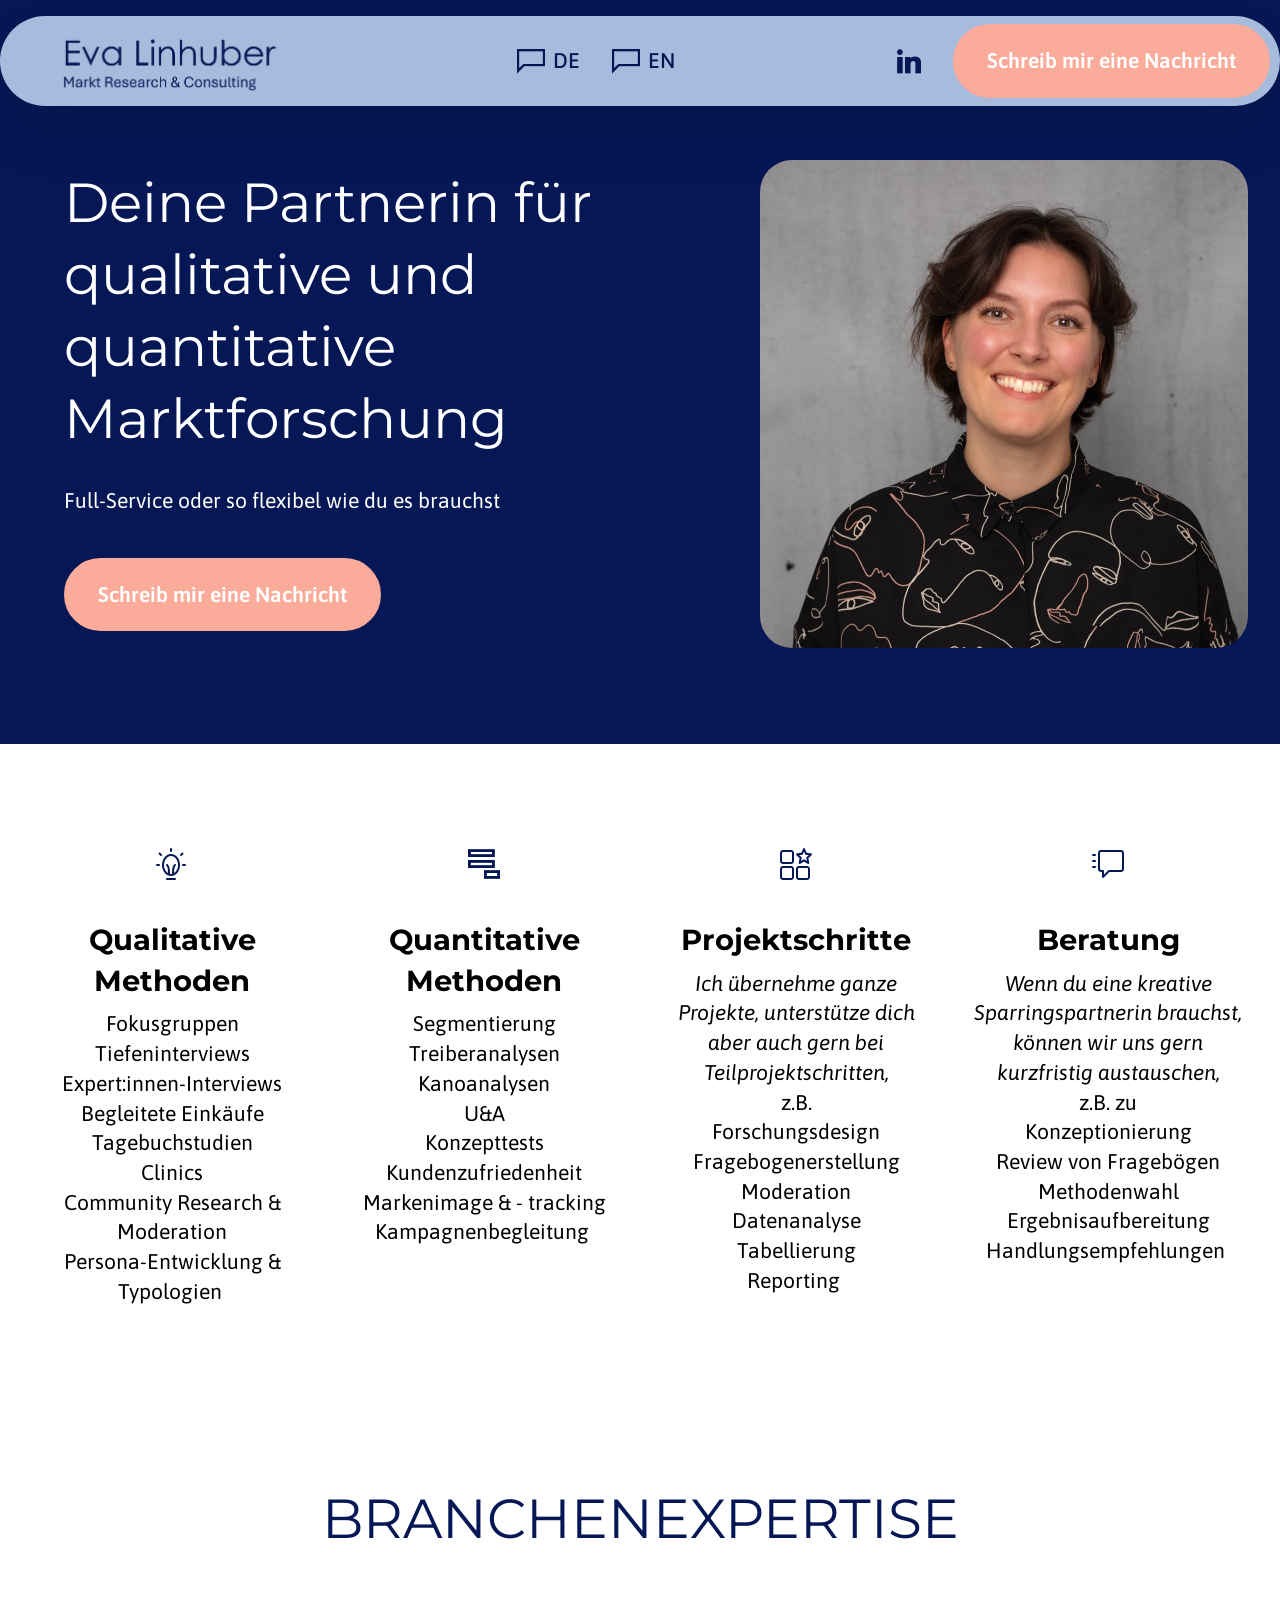
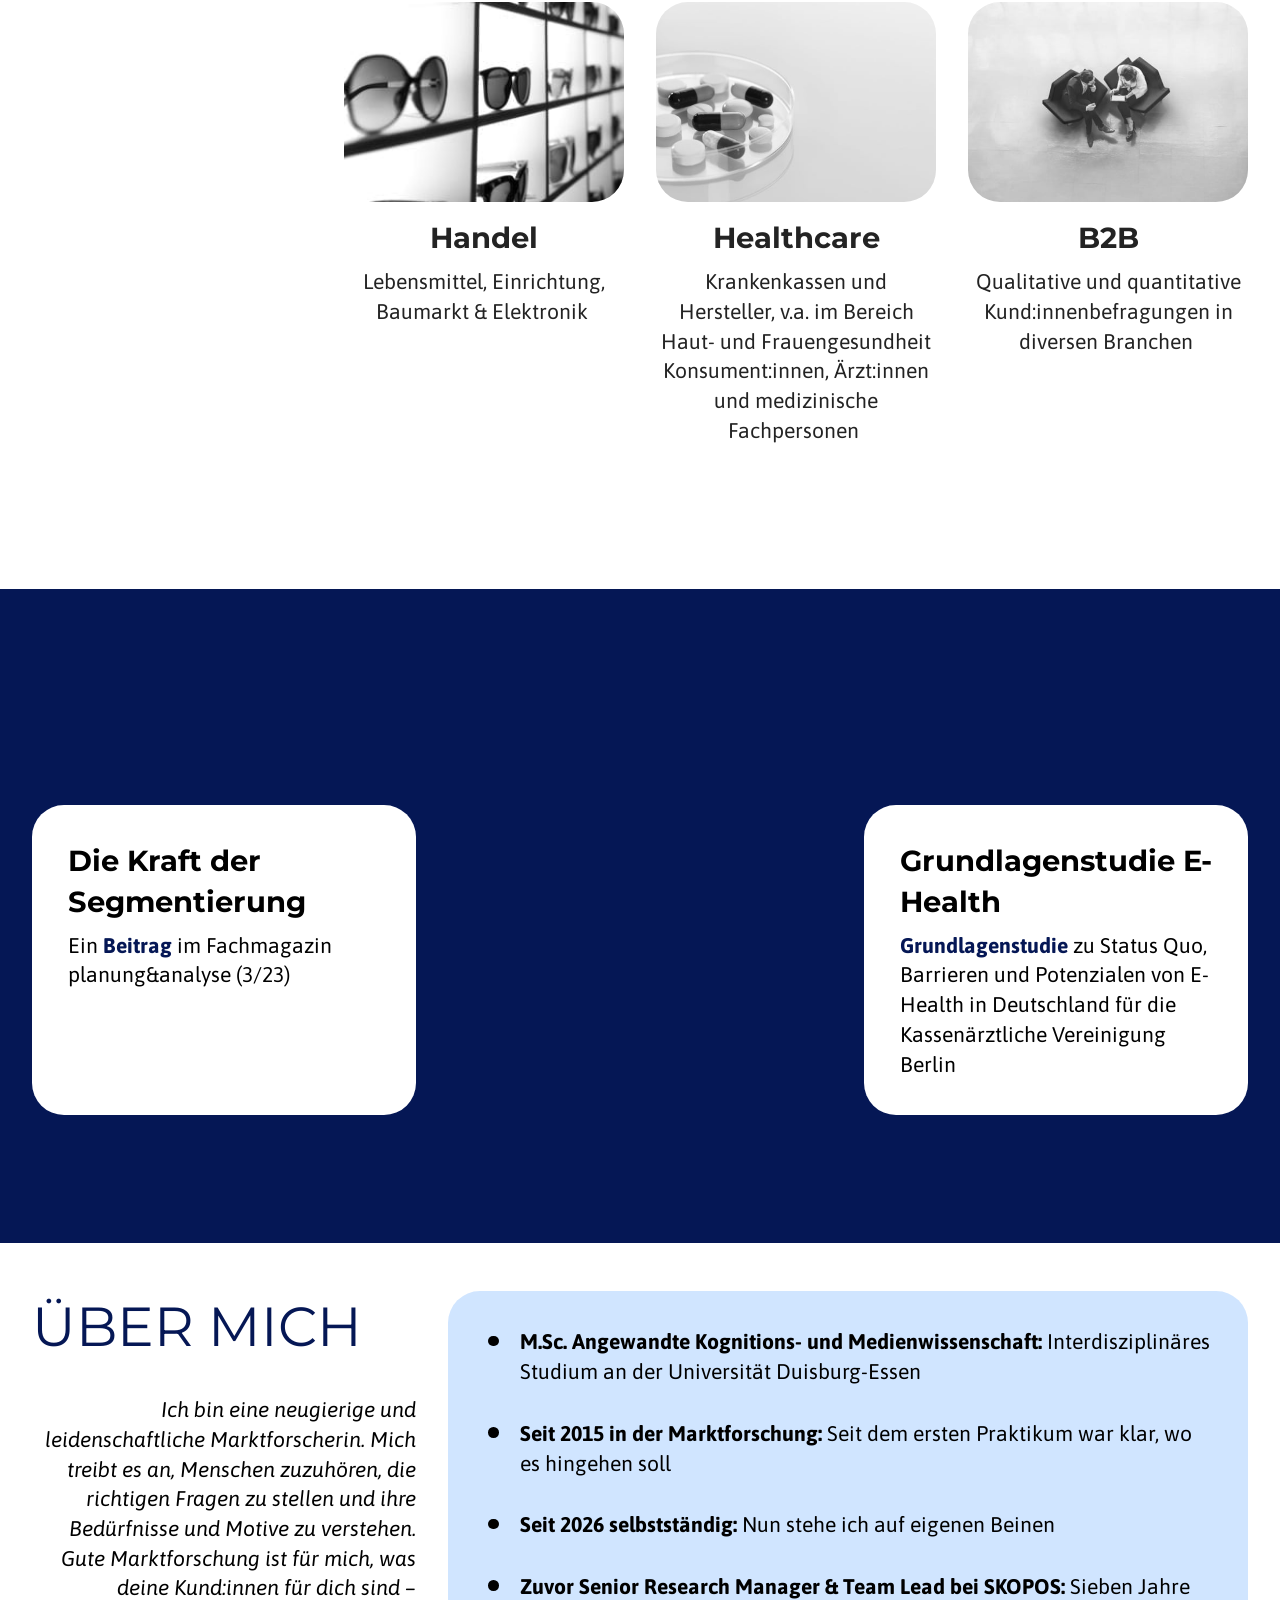
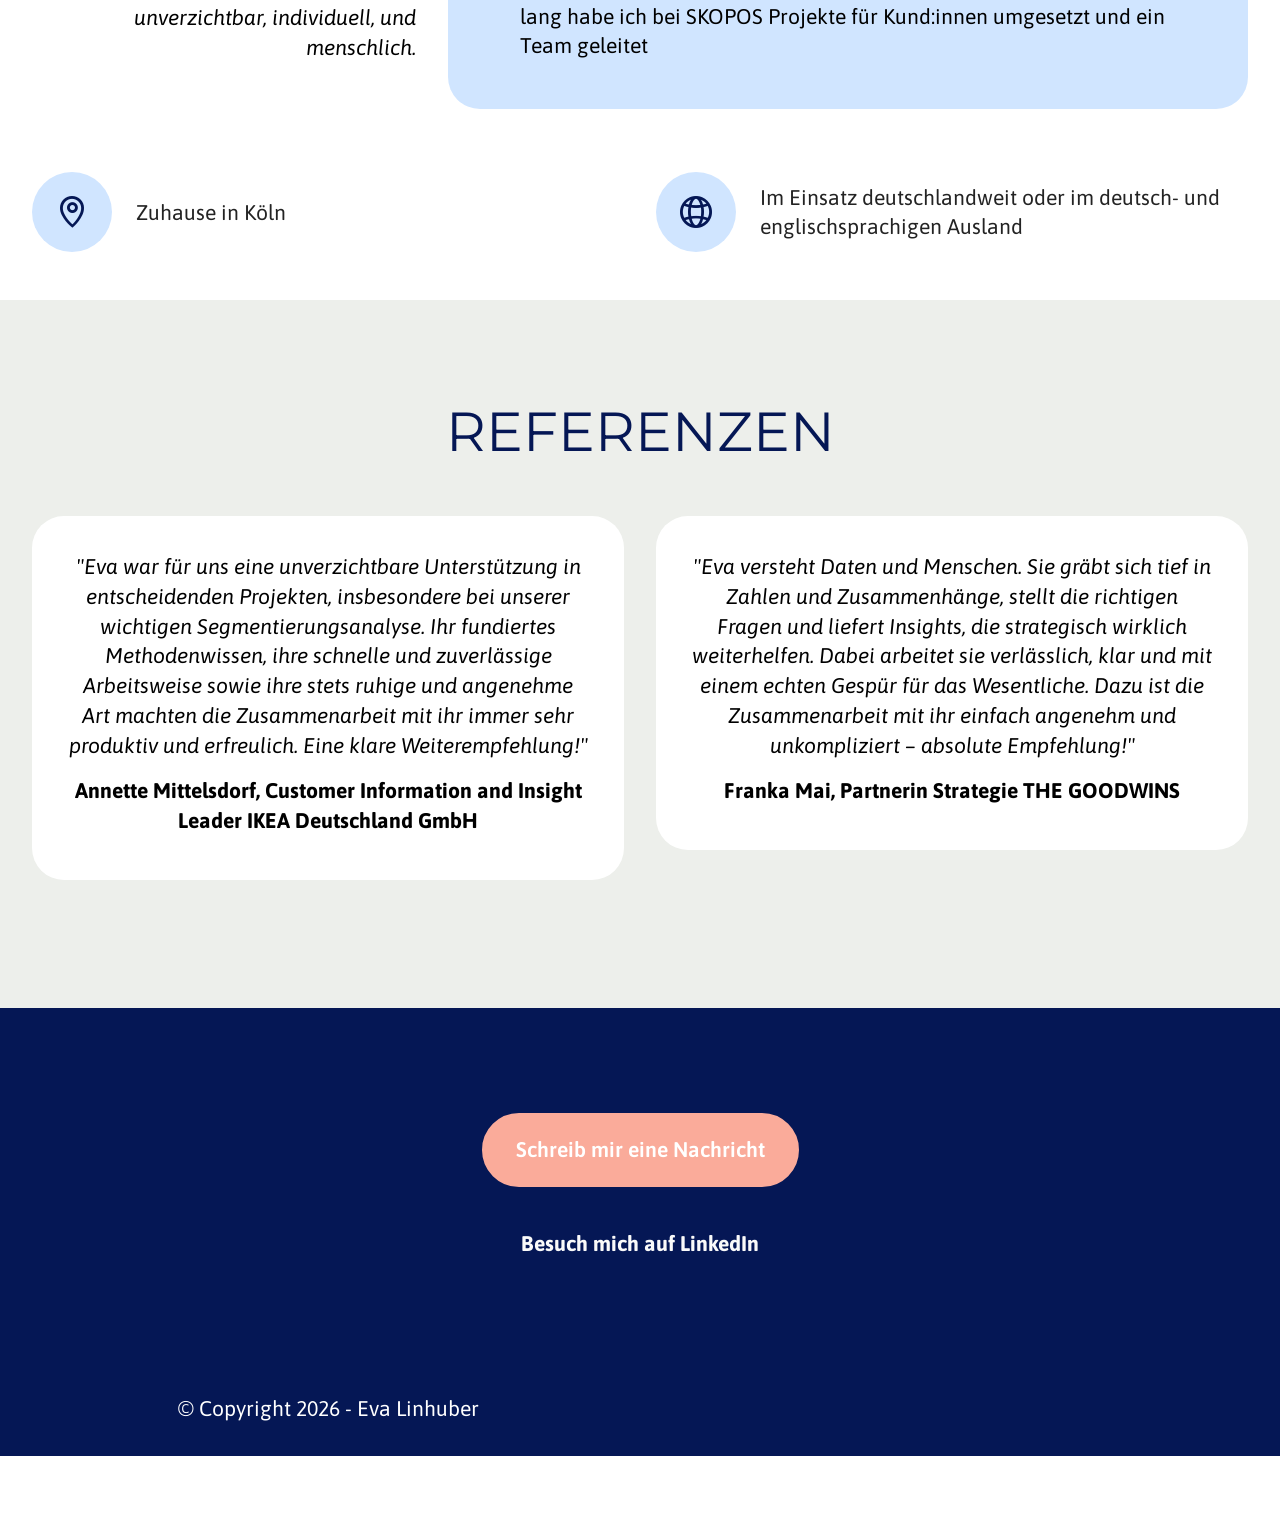
<file: index.html>
<!DOCTYPE html>
<html  >
<head>
  <!-- Site made with Mobirise Website Builder v6.1.12, https://mobirise.com -->
  <meta charset="UTF-8">
  <meta http-equiv="X-UA-Compatible" content="IE=edge">
  <meta name="generator" content="Mobirise v6.1.12, mobirise.com">
  <meta name="viewport" content="width=device-width, initial-scale=1, minimum-scale=1">
  <link rel="shortcut icon" href="assets/images/logo20transparent-511x161.png" type="image/x-icon">
  <meta name="description" content="">
  
  
  <title>Eva Linhuber | Marktforschung Freelancer in Köln | Qualitative & quantitative Forschung</title>
  <link rel="stylesheet" href="assets/web/assets/mobirise-icons2/mobirise2.css">
  <link rel="stylesheet" href="assets/web/assets/mobirise-icons-bold/mobirise-icons-bold.css">
  <link rel="stylesheet" href="assets/bootstrap/css/bootstrap.min.css">
  <link rel="stylesheet" href="assets/animatecss/animate.css">
  <link rel="stylesheet" href="assets/dropdown/css/style.css">
  <link rel="stylesheet" href="assets/socicon/css/styles.css">
  <link rel="stylesheet" href="assets/theme/css/style.css">
  <link rel="preload" href="https://fonts.googleapis.com/css?family=Montserrat:100,200,300,400,500,600,700,800,900,100i,200i,300i,400i,500i,600i,700i,800i,900i&display=swap" as="style" onload="this.onload=null;this.rel='stylesheet'">
  <noscript><link rel="stylesheet" href="https://fonts.googleapis.com/css?family=Montserrat:100,200,300,400,500,600,700,800,900,100i,200i,300i,400i,500i,600i,700i,800i,900i&display=swap"></noscript>
  <link rel="preload" href="https://fonts.googleapis.com/css?family=Asap:100,200,300,400,500,600,700,800,900,100i,200i,300i,400i,500i,600i,700i,800i,900i&display=swap" as="style" onload="this.onload=null;this.rel='stylesheet'">
  <noscript><link rel="stylesheet" href="https://fonts.googleapis.com/css?family=Asap:100,200,300,400,500,600,700,800,900,100i,200i,300i,400i,500i,600i,700i,800i,900i&display=swap"></noscript>
  <link rel="preload" as="style" href="assets/mobirise/css/mbr-additional.css?v=DjJvnj"><link rel="stylesheet" href="assets/mobirise/css/mbr-additional.css?v=DjJvnj" type="text/css">

  
  
  
</head>
<body>
  
  <section data-bs-version="5.1" class="menu menu2 cid-tJS6tZXiPa" once="menu" id="menu02-0">
	

	<nav class="navbar navbar-dropdown navbar-fixed-top navbar-expand-lg">
		<div class="container">
			<div class="navbar-brand">
				<span class="navbar-logo">
					<a href="https://eva-linhuber.de">
						<img src="assets/images/logo20transparent-511x161.png" alt="Eva Linhuber Market Research &amp; Consulting" style="height: 5rem;">
					</a>
				</span>
				
			</div>
			<button class="navbar-toggler" type="button" data-toggle="collapse" data-bs-toggle="collapse" data-target="#navbarSupportedContent" data-bs-target="#navbarSupportedContent" aria-controls="navbarNavAltMarkup" aria-expanded="false" aria-label="Toggle navigation">
				<div class="hamburger">
					<span></span>
					<span></span>
					<span></span>
					<span></span>
				</div>
			</button>
			<div class="collapse navbar-collapse" id="navbarSupportedContent">
				<ul class="navbar-nav nav-dropdown" data-app-modern-menu="true"><li class="nav-item">
						<a class="nav-link link text-info text-primary display-4" href="https://eva-linhuber.de"><span class="mobi-mbri mobi-mbri-chat mbr-iconfont mbr-iconfont-btn"></span>DE</a>
					</li><li class="nav-item"><a class="nav-link link text-info text-primary display-4" href="https://eva-linhuber.de/en"><span class="mobi-mbri mobi-mbri-chat mbr-iconfont mbr-iconfont-btn"></span>EN</a></li></ul>
				<div class="icons-menu">
					<a class="iconfont-wrapper" href="http://www.linkedin.com/in/eva-linhuber-3226a8281" target="_blank">
						<span class="p-2 mbr-iconfont socicon-linkedin socicon"></span>
					</a>
					
					
					
				</div>
				<div class="navbar-buttons mbr-section-btn"><a class="btn btn-success display-4" href="mailto:mail@eva-linhuber.de">Schreib mir eine Nachricht</a></div>
			</div>
		</div>
	</nav>
</section>

<section data-bs-version="5.1" class="header1 cid-vngvTtqIFX" id="header01-1m">
	

	
	

	<div class="container">
		<div class="row justify-content-center">
			<div class="col-12 col-md-12 col-lg-5 image-wrapper">
				<img class="w-100" src="assets/images/eva20linhuber20marktforschung20freelancer20kc3b6ln-905x905.jpg" alt="Foto Marktforschung Freelancer">
			</div>
			<div class="col-12 col-lg col-md-12">
				<div class="text-wrapper align-left">
					<h1 class="mbr-section-title mbr-fonts-style mb-4 display-2">Deine Partnerin für qualitative und quantitative Marktforschung</h1>
					<p class="mbr-text mbr-fonts-style mb-4 display-7">
						Full-Service oder so flexibel wie du es brauchst
					</p>
					<div class="mbr-section-btn mt-3"><a class="btn btn-success display-7" href="mailto:mail@eva-linhuber.de">Schreib mir eine Nachricht</a></div>
				</div>
			</div>
		</div>
	</div>
</section>

<section data-bs-version="5.1" class="features10 cid-vngqaM4wBL" id="features010-1k">
  

  
  
  <div class="container">
    
    <div class="row">
      <div class="item features-without-image col-12 col-md-6 col-lg-3">
        <div class="item-wrapper">
          <div class="card-box align-left">
            <div class="iconfont-wrapper mb-3">
              <span class="mbr-iconfont mbrib-idea"></span>
            </div>
            <h5 class="card-title mbr-fonts-style display-5">
              <strong>Qualitative Methoden</strong></h5>
            <p class="card-text mbr-fonts-style mb-3 display-7">Fokusgruppen
<br>Tiefeninterviews
<br>Expert:innen-Interviews
<br>Begleitete Einkäufe
<br>Tagebuchstudien
<br>Clinics
<br>Community Research &amp; Moderation
<br>Persona-Entwicklung &amp; Typologien&nbsp;<br></p>
            
          </div>
        </div>
      </div>
      <div class="item features-without-image col-12 col-md-6 col-lg-3">
        <div class="item-wrapper">
          <div class="card-box align-left">
            <div class="iconfont-wrapper mb-3">
              <span class="mbr-iconfont mobi-mbri-add-submenu mobi-mbri"></span>
            </div>
            <h5 class="card-title mbr-fonts-style display-5">
              <strong>Quantitative Methoden</strong></h5>
            <p class="card-text mbr-fonts-style mb-3 display-7">Segmentierung
<br>Treiberanalysen
<br>Kanoanalysen
<br>U&amp;A
<br>Konzepttests
<br>Kundenzufriedenheit
<br>Markenimage &amp; - tracking
<br>Kampagnenbegleitung&nbsp;<br></p>
            
          </div>
        </div>
      </div>
      <div class="item features-without-image col-12 col-md-6 col-lg-3">
        <div class="item-wrapper">
          <div class="card-box align-left">
            <div class="iconfont-wrapper mb-3">
              <span class="mbr-iconfont mbrib-features"></span>
            </div>
            <h5 class="card-title mbr-fonts-style display-5">
              <strong>Projektschritte</strong></h5>
            <p class="card-text mbr-fonts-style mb-3 display-7"><em>Ich übernehme ganze Projekte, unterstütze dich aber auch gern bei Teilprojektschritten, </em><br>z.B. 
<br>Forschungsdesign
<br>Fragebogenerstellung
<br>Moderation
<br>Datenanalyse
<br>Tabellierung
<br>Reporting&nbsp;<br></p>
            
          </div>
        </div>
      </div><div class="item features-without-image col-12 col-md-6 col-lg-3">
        <div class="item-wrapper">
          <div class="card-box align-left">
            <div class="iconfont-wrapper mb-3">
              <span class="mbr-iconfont mbrib-help"></span>
            </div>
            <h5 class="card-title mbr-fonts-style display-5">
              <strong>Beratung</strong></h5>
            <p class="card-text mbr-fonts-style mb-3 display-7"><em>Wenn du eine kreative Sparringspartnerin brauchst, können wir uns gern kurzfristig austauschen, </em><br>z.B. zu
<br>Konzeptionierung
<br>Review von Fragebögen
<br>Methodenwahl
<br>Ergebnisaufbereitung
<br>Handlungsempfehlungen&nbsp;<br></p>
            
          </div>
        </div>
      </div>
    </div>
  </div>
</section>

<section data-bs-version="5.1" class="features03 cid-vngqjyyPdX" id="features03-1l">
	
	
	<div class="container">
		<div class="row justify-content-center mb-5">
			<div class="col-12 content-head">
				<div class="mbr-section-head">
					<h4 class="mbr-section-title mbr-fonts-style align-center mb-0 display-2">
						BRANCHENEXPERTISE</h4>
					
				</div>
			</div>
		</div>
		<div class="row">
			<div class="item features-image col-12 col-md-6 col-lg-3 active">
				<div class="item-wrapper">
					<div class="item-img mb-3">
						<img src="assets/images/fmcg20marktforschung20freelancer-517x345.jpg" alt="Marktforschung Freelancer qualitativ quantitativ" title="" data-slide-to="3" data-bs-slide-to="3">
					</div>
					<div class="item-content align-left">
						<h5 class="item-title mbr-fonts-style mb-2 mt-0 display-5"><strong>Consumer</strong></h5>
						<p class="mbr-text mbr-fonts-style mb-3 display-7">FMCG &amp; Freizeit, v.a. Food, Drogerie und Hautpflege&nbsp;<br>
						</p>
						
					</div>
				</div>
			</div><div class="item features-image col-12 col-md-6 col-lg-3">
				<div class="item-wrapper">
					<div class="item-img mb-3">
						<img src="assets/images/retail20marktforschung20freelancer20kc3b6ln-290x193.jpg" alt="Marktforschung Freelancer qualitativ quantitativ" title="" data-slide-to="0" data-bs-slide-to="0">
					</div>
					<div class="item-content align-left">
						<h5 class="item-title mbr-fonts-style mt-0 mb-2 display-5">
							<strong>Handel</strong></h5>
						<p class="mbr-text mbr-fonts-style mb-3 display-7">Lebensmittel, Einrichtung, Baumarkt &amp; Elektronik&nbsp;<br></p>
						
					</div>
				</div>
			</div>
			<div class="item features-image col-12 col-md-6 col-lg-3">
				<div class="item-wrapper">
					<div class="item-img mb-3">
						<img src="assets/images/healthcare20marktforschung20freelancer-517x388.jpg" alt="Marktforschung Freelancer qualitativ quantitativ" title="" data-slide-to="1" data-bs-slide-to="1">
					</div>
					<div class="item-content align-left">
						<h5 class="item-title mbr-fonts-style mb-2 mt-0 display-5">
							<strong>Healthcare</strong></h5>
						<p class="mbr-text mbr-fonts-style mb-3 display-7">Krankenkassen und Hersteller, v.a. im Bereich Haut- und Frauengesundheit
<br>Konsument:innen, Ärzt:innen und medizinische Fachpersonen&nbsp;<br>
						</p>
						
					</div>
				</div>
			</div><div class="item features-image col-12 col-md-6 col-lg-3">
				<div class="item-wrapper">
					<div class="item-img mb-3">
						<img src="assets/images/b2b20marktforschung20freelancer-517x345.jpg" alt="Marktforschung Freelancer qualitativ quantitativ" title="" data-slide-to="3" data-bs-slide-to="4">
					</div>
					<div class="item-content align-left">
						<h5 class="item-title mbr-fonts-style mb-2 mt-0 display-5">
							<strong>B2B</strong></h5>
						<p class="mbr-text mbr-fonts-style mb-3 display-7">Qualitative und quantitative Kund:innenbefragungen in diversen Branchen&nbsp;<br>
						</p>
						
					</div>
				</div>
			</div>
			
		</div>
	</div>
</section>

<section data-bs-version="5.1" class="features032 cid-vnhv8VmsDd" id="features032-1o">
  

  
  
  <div class="container">
    <div class="row justify-content-center">
      <div class="col-12 mb-5 content-head">
        <h3 class="mbr-section-title mbr-fonts-style align-center mb-0 display-2">
          VERÖFFENTLICHUNGEN</h3>
        
      </div>
    </div>
    <div class="row">
      <div class="item features-without-image col-12 col-lg-4 active item-mb">
        <div class="item-wrapper">
          <div class="card-box align-left">
            
            <h5 class="card-title mbr-fonts-style display-5">
              <strong>Die Kraft der Segmentierung</strong></h5>
            <p class="card-text mbr-fonts-style display-7">Ein <a href="https://www.marktforschung.de/marktforschung/a/kunden-gehoeren-ins-zentrum/" class="text-primary"><strong>Beitrag</strong></a> im Fachmagazin planung&amp;analyse (3/23)</p>
          </div>
        </div>
      </div>
      <div class="item features-without-image col-12 col-lg-4 item-mb">
        <div class="item-wrapper">
          <div class="card-box align-left">
            
            <h5 class="card-title mbr-fonts-style display-5">
              <strong>Effektive Kundensegmentierung</strong></h5>
            <p class="card-text mbr-fonts-style display-7">
              Ein <a href="https://www.youtube.com/watch?v=aYoAj4Ab5qQ" class="text-primary"><strong>Webinar </strong></a>im Rahmen der planung&amp;analyse Deeper Insight Days</p>
          </div>
        </div>
      </div>
      <div class="item features-without-image col-12 col-lg-4 item-mb">
        <div class="item-wrapper">
          <div class="card-box align-left">
            
            <h5 class="card-title mbr-fonts-style display-5">
              <strong>Grundlagenstudie E-Health</strong></h5>
            <p class="card-text mbr-fonts-style display-7"><a href="https://www.skopos.de/cases/case-study-methoden-mix-fuer-den-gesundheitsmarkt" class="text-primary"><strong>Grundlagenstudie</strong> </a>zu Status Quo, Barrieren und Potenzialen von E-Health in Deutschland für die Kassenärztliche Vereinigung Berlin</p>
          </div>
        </div>
      </div>
      
      
      
    </div>
  </div>
</section>

<section data-bs-version="5.1" class="article021 cid-vnhBy5nGx2" id="article21-1u">
    
    <div class="container">
        <div class="row justify-content-center">
            <div class="col-lg-4">
                <div class="col-12 col-md-12">
                    <h5 class="mbr-section-title mbr-fonts-style mt-0 mb-4 display-2">
                        ÜBER MICH</h5>
                    <h6 class="mbr-section-subtitle mbr-fonts-style mt-0 mb-4 display-7"><em>Ich bin eine neugierige und leidenschaftliche Marktforscherin. Mich treibt es an, Menschen zuzuhören, die richtigen Fragen zu stellen und ihre Bedürfnisse und Motive zu verstehen. Gute Marktforschung ist für mich, was deine Kund:innen für dich sind  – unverzichtbar, individuell, und menschlich.
</em><div><br></div></h6>
                    
                </div>
            </div>

            <div class="col-lg-8 side-features">
                <div class="item-wrapper align-left">
                    <div class="counter-container mbr-text mbr-fonts-style display-7">
                        <ul>
                            <li><strong style="font-size: calc(1.14rem + 0.26 * ((100vw - 62rem) / 25));">M.Sc. Angewandte Kognitions- und Medienwissenschaft: </strong><span style="font-size: calc(1.14rem + 0.26 * ((100vw - 62rem) / 25));">Interdisziplinäres Studium an der Universität Duisburg-Essen</span></li><li><strong style="font-size: calc(1.14rem + 0.26 * ((100vw - 62rem) / 25));">Seit 2015 in der Marktforschung:</strong><span style="font-size: calc(1.14rem + 0.26 * ((100vw - 62rem) / 25));"> S</span><span style="font-size: calc(1.14rem + 0.26 * ((100vw - 62rem) / 25));">eit dem ersten Praktikum war klar, wo es hingehen soll</span></li><li><strong style="font-size: calc(1.14rem + 0.26 * ((100vw - 62rem) / 25));">Seit 2026 selbstständig: </strong><span style="font-size: calc(1.14rem + 0.26 * ((100vw - 62rem) / 25));">N</span><span style="font-size: calc(1.14rem + 0.26 * ((100vw - 62rem) / 25));">un stehe ich auf eigenen Beinen</span></li><li><strong style="font-size: calc(1.14rem + 0.26 * ((100vw - 62rem) / 25));">Zuvor Senior Research Manager &amp; Team Lead bei SKOPOS: </strong><span style="font-size: calc(1.14rem + 0.26 * ((100vw - 62rem) / 25));">Sieben Jahre lang habe ich bei SKOPOS Projekte für Kund:innen umgesetzt und ein Team geleitet&nbsp;</span></li>
                        </ul>
                    </div>
                </div>
            </div>
        </div>
    </div>
</section>

<section data-bs-version="5.1" class="features034 cid-vnUJKqZdZe" id="features034-20">	
    

	
	
	<div class="container">
		<div class="row justify-content-center">
			<div class="col-12 content-head">
				
			</div>
		</div>
		<div class="row">
			<div class="item features-without-image col-12 col-lg-6 active">
				<div class="item-wrapper">
					<div class="iconfont-wrapper">
						<span class="mbr-iconfont mobi-mbri-map-pin mobi-mbri"></span>
					</div>
					<div class="card-box">
						<h4 class="card-title mbr-fonts-style mb-0 display-7">Zuhause in Köln</h4>
						
					</div>
				</div>
			</div>
			<div class="item features-without-image col-12 col-lg-6">
				<div class="item-wrapper">
					<div class="iconfont-wrapper">
						<span class="mbr-iconfont mobi-mbri-globe-2 mobi-mbri"></span>
					</div>
					<div class="card-box">
						<h4 class="card-title mbr-fonts-style mb-0 display-7">Im Einsatz deutschlandweit oder im deutsch- und englischsprachigen Ausland</h4>
						
					</div>
				</div>
			</div>
		</div>
	</div>
</section>

<section data-bs-version="5.1" class="people04 cid-vnxBAWu6Hw" id="people04-1z">
	
	
	<div class="container">
		<div class="row mb-5 justify-content-center">
			<div class="col-12 mb-0 content-head">
				<h1 class="mbr-section-title mbr-fonts-style align-center mb-0 display-2">
					REFERENZEN</h1>
				
			</div>
		</div>
		<div class="row mbr-masonry" data-masonry="{&quot;percentPosition&quot;: true }">
			<div class="item features-without-image col-12 col-md-6 col-lg-6 active">
				<div class="item-wrapper">
					<div class="card-box align-left">
						<p class="card-text mbr-fonts-style display-7"><em>"Eva war für uns eine unverzichtbare Unterstützung in entscheidenden Projekten, insbesondere bei unserer wichtigen Segmentierungsanalyse. Ihr fundiertes Methodenwissen, ihre schnelle und zuverlässige Arbeitsweise sowie ihre stets ruhige und angenehme Art machten die Zusammenarbeit mit ihr immer sehr produktiv und erfreulich. Eine klare Weiterempfehlung!"</em><br></p>
						
						<h5 class="card-title mbr-fonts-style display-7"><strong>Annette Mittelsdorf, Customer Information and Insight Leader IKEA Deutschland GmbH</strong></h5>
					</div>
				</div>
			</div><div class="item features-without-image col-12 col-md-6 col-lg-6">
				<div class="item-wrapper">
					<div class="card-box align-left">
						<p class="card-text mbr-fonts-style display-7"><em>"Eva versteht Daten und Menschen. Sie gräbt sich tief in Zahlen und Zusammenhänge, stellt die richtigen Fragen und liefert Insights, die strategisch wirklich weiterhelfen. Dabei arbeitet sie verlässlich, klar und mit einem echten Gespür für das Wesentliche. Dazu ist die Zusammenarbeit mit ihr einfach angenehm und unkompliziert – absolute Empfehlung!"</em></p>
						
						<h5 class="card-title mbr-fonts-style display-7"><strong>Franka Mai, Partnerin Strategie THE GOODWINS</strong></h5>
					</div>
				</div>
			</div>
			
			
			
			
			
		</div>
	</div>
</section>

<section data-bs-version="5.1" class="header19 cid-vnhEWWSE04" id="header19-1w">
  

  
  
  <div class="container">
    <div class="row">
      <div class="content-wrap col-12 col-md-8">
        
        
        <div class="mbr-section-btn"><a class="btn btn-success display-7" href="mailto:mail@eva-linhuber.de">Schreib mir eine Nachricht</a></div>
        <p class="mbr-fonts-style mbr-description mt-4 display-7"><a href="http://www.linkedin.com/in/eva-linhuber-3226a8281" class="text-white" target="_blank"><strong>Besuch mich auf&nbsp;LinkedIn</strong></a></p>
      </div>
    </div>
  </div>
</section>

<section data-bs-version="5.1" class="footer2 cid-vnhF2JCKFo" once="footers" id="footer02-1x">
    

    
    

    <div class="container">
        <div class="row">
            <div class="col-12 col-lg-6 center mt-2 mb-3">
                <p class="mbr-fonts-style copyright mb-0 display-7">
                    © Copyright 2026 - Eva Linhuber</p>
            </div>
            
        </div>
    </div>
</section><section class="display-7" style="padding: 0;align-items: center;justify-content: center;flex-wrap: wrap;    align-content: center;display: flex;position: relative;height: 4rem;"><a href="https://mobiri.se/" style="flex: 1 1;height: 4rem;position: absolute;width: 100%;z-index: 1;"><img alt="" style="height: 4rem;" src="[data-uri]"></a><p style="margin: 0;text-align: center;" class="display-7">&#8204;</p><a style="z-index:1" href="https://mobirise.com"> Website Building Software</a></section><script src="assets/bootstrap/js/bootstrap.bundle.min.js"></script>  <script src="assets/smoothscroll/smooth-scroll.js"></script>  <script src="assets/ytplayer/index.js"></script>  <script src="assets/dropdown/js/navbar-dropdown.js"></script>  <script src="assets/masonry/masonry.pkgd.min.js"></script>  <script src="assets/imagesloaded/imagesloaded.pkgd.min.js"></script>  <script src="assets/theme/js/script.js"></script>  
  
  
  <input name="animation" type="hidden">
  </body>
</html>
</file>
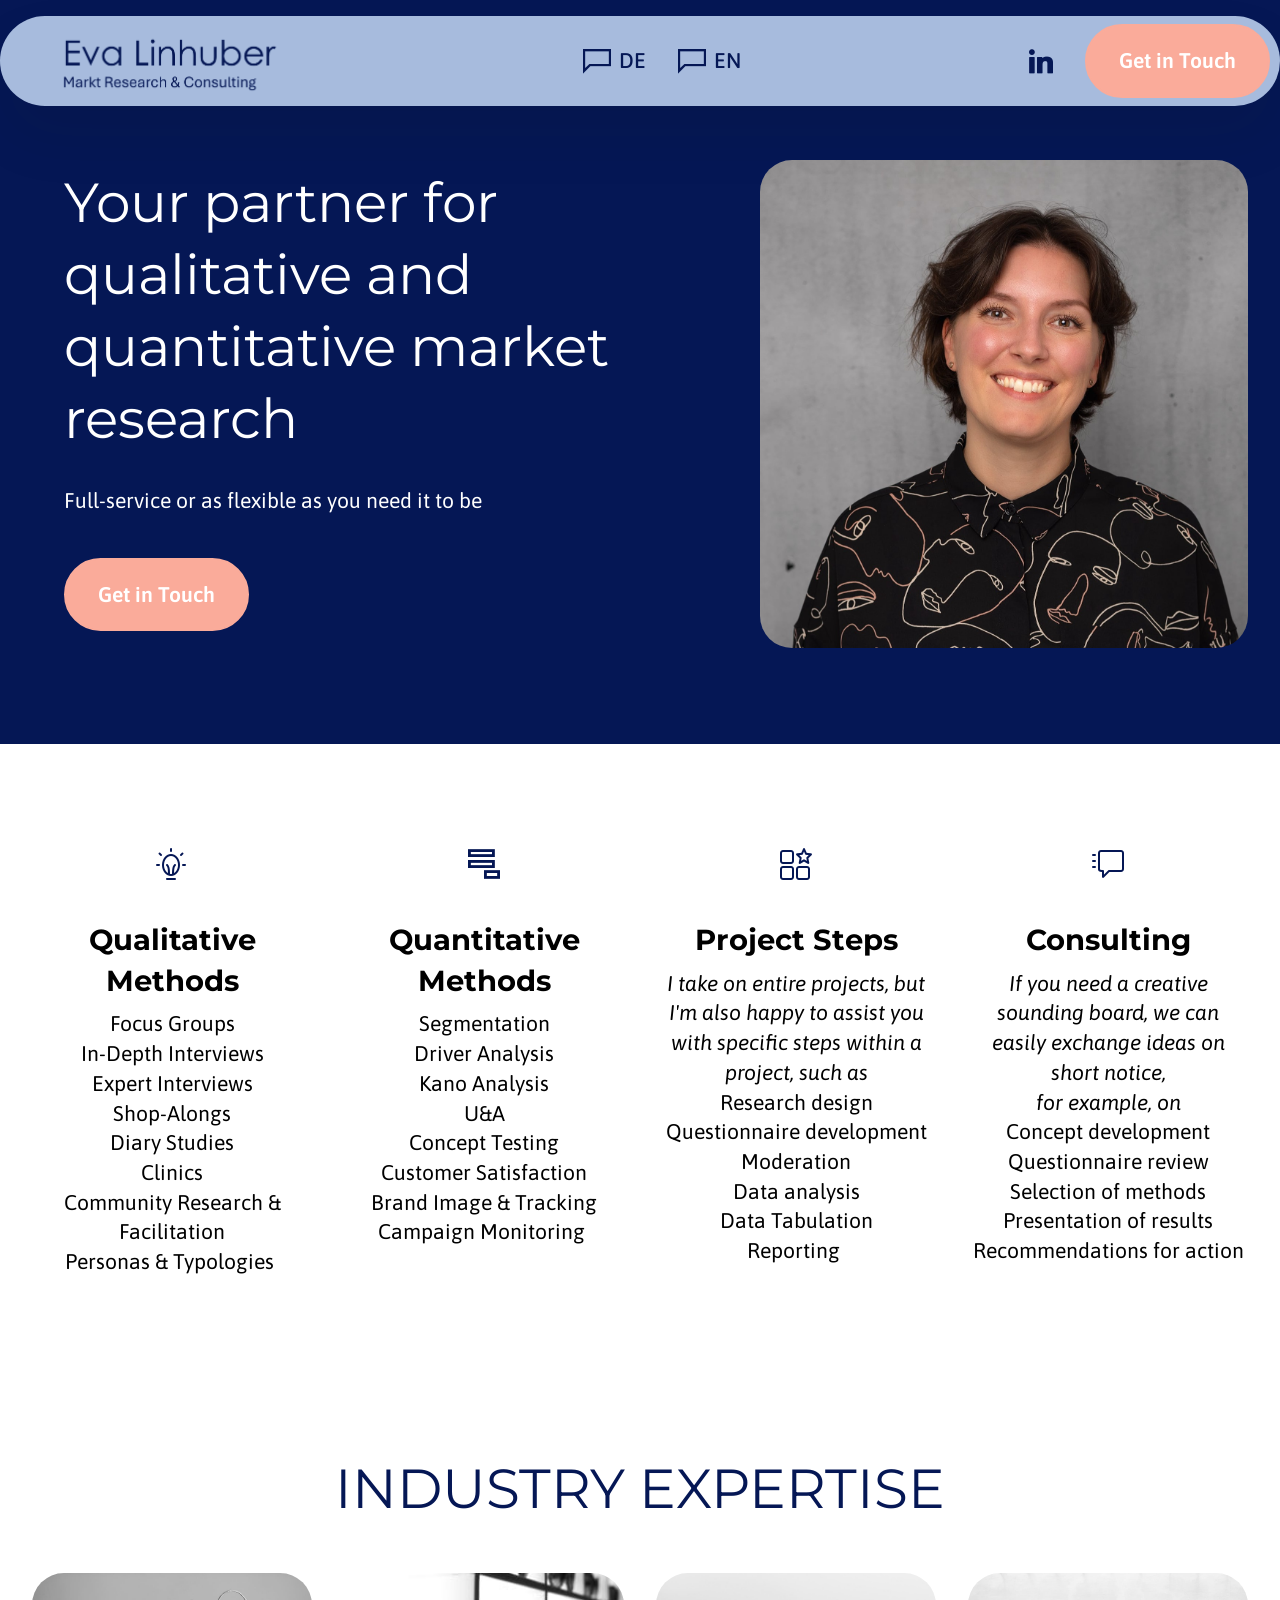
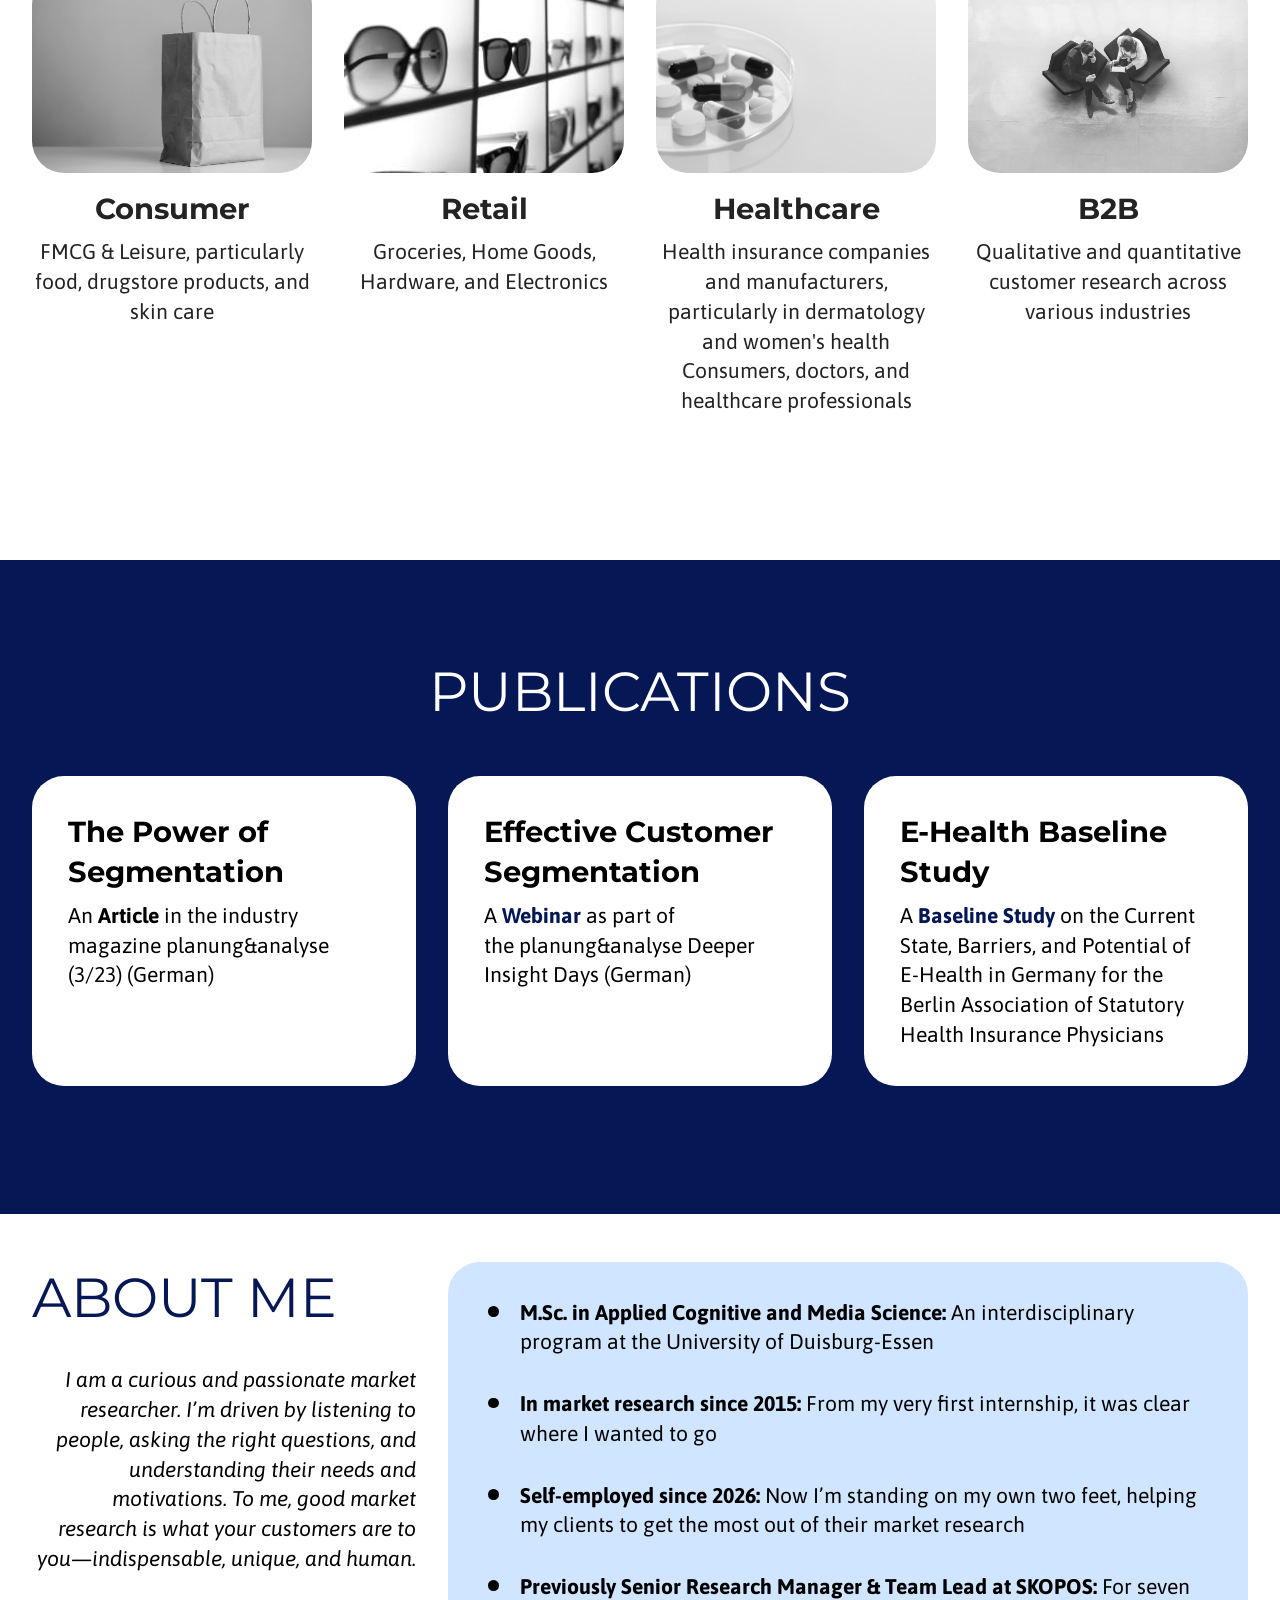
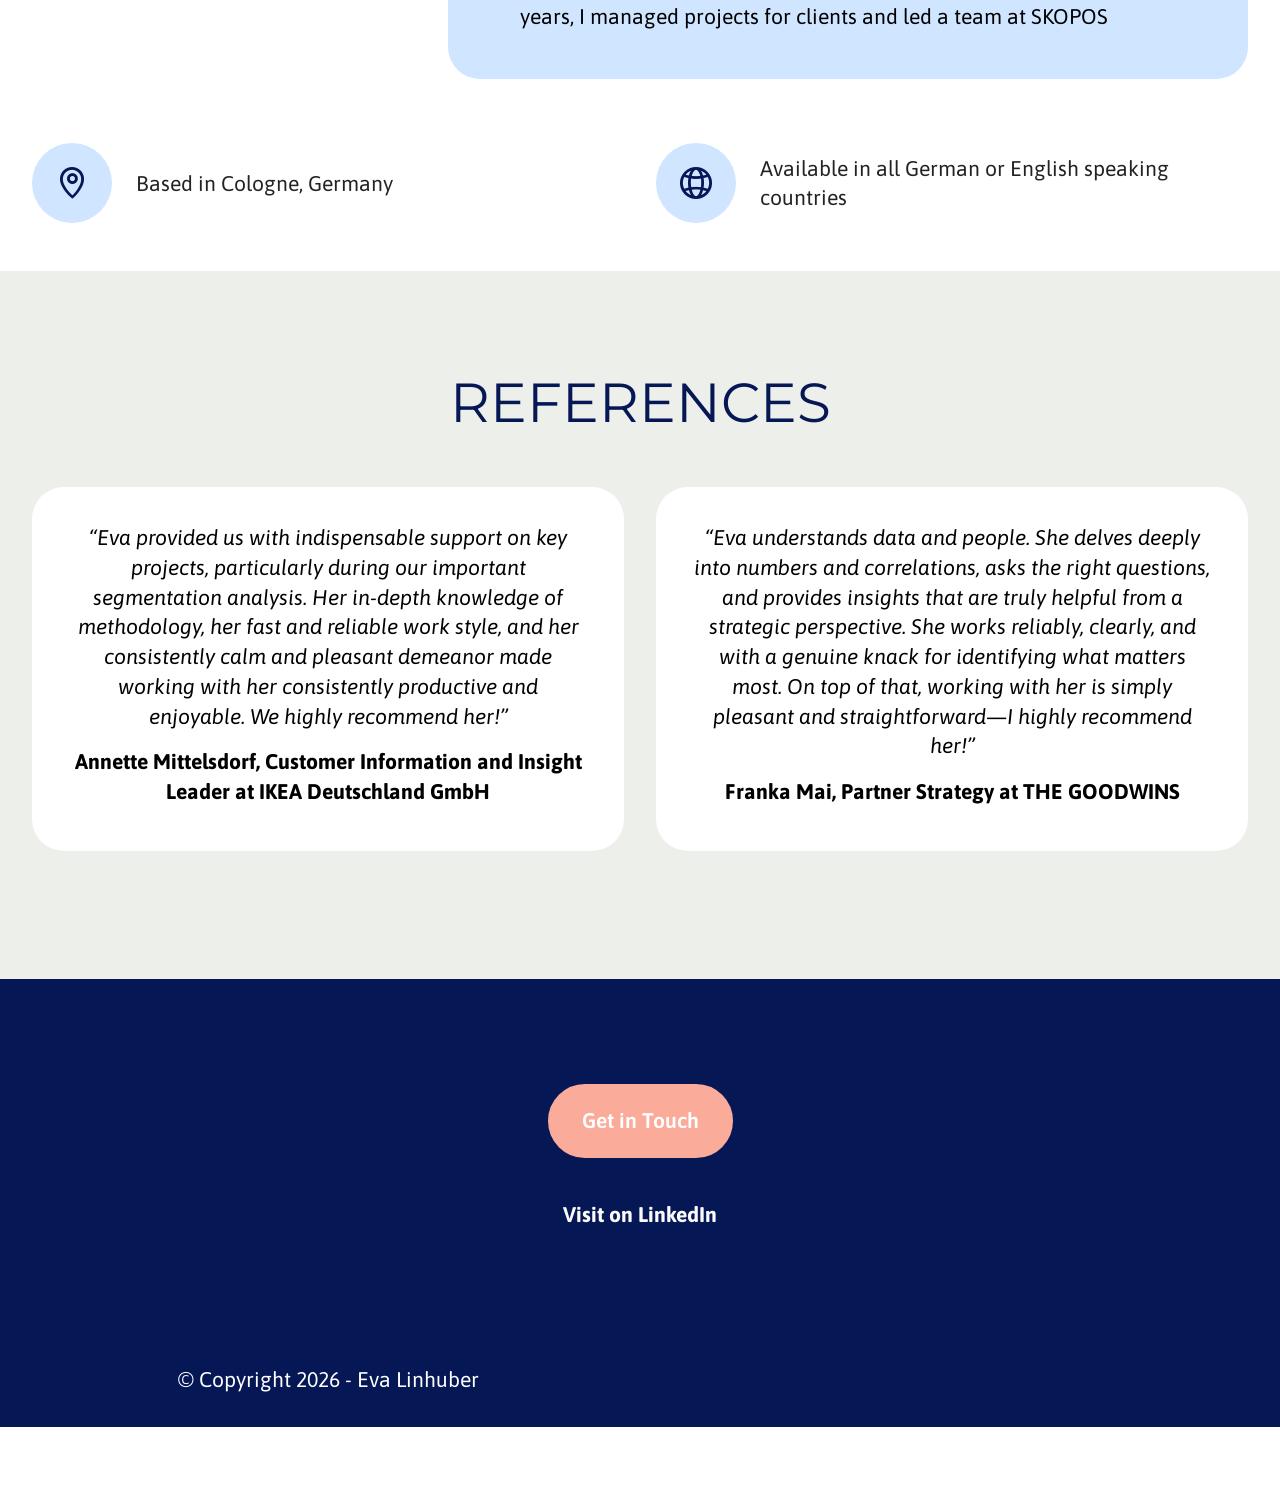
<file: en/index.html>
<!DOCTYPE html>
<html  >
<head>
  <!-- Site made with Mobirise Website Builder v6.1.12, https://mobirise.com -->
  <meta charset="UTF-8">
  <meta http-equiv="X-UA-Compatible" content="IE=edge">
  <meta name="generator" content="Mobirise v6.1.12, mobirise.com">
  <meta name="viewport" content="width=device-width, initial-scale=1, minimum-scale=1">
  <link rel="shortcut icon" href="assets/images/logo20transparent-511x161.png" type="image/x-icon">
  <meta name="description" content="">
  
  
  <title>Eva Linhuber | Marktforschung Freelancer in Köln | Qualitative & quantitative Forschung</title>
  <link rel="stylesheet" href="assets/web/assets/mobirise-icons2/mobirise2.css">
  <link rel="stylesheet" href="assets/web/assets/mobirise-icons-bold/mobirise-icons-bold.css">
  <link rel="stylesheet" href="assets/bootstrap/css/bootstrap.min.css">
  <link rel="stylesheet" href="assets/animatecss/animate.css">
  <link rel="stylesheet" href="assets/dropdown/css/style.css">
  <link rel="stylesheet" href="assets/socicon/css/styles.css">
  <link rel="stylesheet" href="assets/theme/css/style.css">
  <link rel="preload" href="https://fonts.googleapis.com/css?family=Montserrat:100,200,300,400,500,600,700,800,900,100i,200i,300i,400i,500i,600i,700i,800i,900i&display=swap" as="style" onload="this.onload=null;this.rel='stylesheet'">
  <noscript><link rel="stylesheet" href="https://fonts.googleapis.com/css?family=Montserrat:100,200,300,400,500,600,700,800,900,100i,200i,300i,400i,500i,600i,700i,800i,900i&display=swap"></noscript>
  <link rel="preload" href="https://fonts.googleapis.com/css?family=Asap:100,200,300,400,500,600,700,800,900,100i,200i,300i,400i,500i,600i,700i,800i,900i&display=swap" as="style" onload="this.onload=null;this.rel='stylesheet'">
  <noscript><link rel="stylesheet" href="https://fonts.googleapis.com/css?family=Asap:100,200,300,400,500,600,700,800,900,100i,200i,300i,400i,500i,600i,700i,800i,900i&display=swap"></noscript>
  <link rel="preload" as="style" href="assets/mobirise/css/mbr-additional.css?v=xhWOJx"><link rel="stylesheet" href="assets/mobirise/css/mbr-additional.css?v=xhWOJx" type="text/css">

  
  
  
</head>
<body>
  
  <section data-bs-version="5.1" class="menu menu2 cid-tJS6tZXiPa" once="menu" id="menu02-0">
	

	<nav class="navbar navbar-dropdown navbar-fixed-top navbar-expand-lg">
		<div class="container">
			<div class="navbar-brand">
				<span class="navbar-logo">
					<a href="https://eva-linhuber.de">
						<img src="assets/images/logo20transparent-511x161.png" alt="Eva Linhuber Market Research &amp; Consulting" style="height: 5rem;">
					</a>
				</span>
				
			</div>
			<button class="navbar-toggler" type="button" data-toggle="collapse" data-bs-toggle="collapse" data-target="#navbarSupportedContent" data-bs-target="#navbarSupportedContent" aria-controls="navbarNavAltMarkup" aria-expanded="false" aria-label="Toggle navigation">
				<div class="hamburger">
					<span></span>
					<span></span>
					<span></span>
					<span></span>
				</div>
			</button>
			<div class="collapse navbar-collapse" id="navbarSupportedContent">
				<ul class="navbar-nav nav-dropdown" data-app-modern-menu="true"><li class="nav-item">
						<a class="nav-link link text-primary display-4" href="https://eva-linhuber.de"><span class="mobi-mbri mobi-mbri-chat mbr-iconfont mbr-iconfont-btn"></span>DE</a>
					</li><li class="nav-item"><a class="nav-link link text-primary display-4" href="https://eva-linhuber.de/en"><span class="mobi-mbri mobi-mbri-chat mbr-iconfont mbr-iconfont-btn"></span>EN</a></li></ul>
				<div class="icons-menu">
					<a class="iconfont-wrapper" href="http://www.linkedin.com/in/eva-linhuber-3226a8281" target="_blank">
						<span class="p-2 mbr-iconfont socicon-linkedin socicon"></span>
					</a>
					
					
					
				</div>
				<div class="navbar-buttons mbr-section-btn"><a class="btn btn-success display-4" href="mailto:mail@eva-linhuber.de">Get in Touch</a></div>
			</div>
		</div>
	</nav>
</section>

<section data-bs-version="5.1" class="header1 cid-vngvTtqIFX" id="header01-1m">
	

	
	

	<div class="container">
		<div class="row justify-content-center">
			<div class="col-12 col-md-12 col-lg-5 image-wrapper">
				<img class="w-100" src="assets/images/eva-linhuber-neu-2048x1365.jpeg" alt="Mobirise Website Builder">
			</div>
			<div class="col-12 col-lg col-md-12">
				<div class="text-wrapper align-left">
					<h1 class="mbr-section-title mbr-fonts-style mb-4 display-2">Your partner for qualitative and quantitative market research</h1>
					<p class="mbr-text mbr-fonts-style mb-4 display-7">
						Full-service or as flexible as you need it to be
					</p>
					<div class="mbr-section-btn mt-3"><a class="btn btn-success display-7" href="mailto:mail@eva-linhuber.de">Get in Touch</a></div>
				</div>
			</div>
		</div>
	</div>
</section>

<section data-bs-version="5.1" class="features10 cid-vngqaM4wBL" id="features010-1k">
  

  
  
  <div class="container">
    
    <div class="row">
      <div class="item features-without-image col-12 col-md-6 col-lg-3">
        <div class="item-wrapper">
          <div class="card-box align-left">
            <div class="iconfont-wrapper mb-3">
              <span class="mbr-iconfont mbrib-idea"></span>
            </div>
            <h5 class="card-title mbr-fonts-style display-5">
              <strong>Qualitative Methods</strong></h5>
            <p class="card-text mbr-fonts-style mb-3 display-7">Focus Groups<br>In-Depth Interviews<br>Expert Interviews<br>Shop-Alongs<br>Diary Studies<br>Clinics<br>Community Research &amp; Facilitation<br>Personas &amp; Typologies&nbsp;<br></p>
            
          </div>
        </div>
      </div>
      <div class="item features-without-image col-12 col-md-6 col-lg-3">
        <div class="item-wrapper">
          <div class="card-box align-left">
            <div class="iconfont-wrapper mb-3">
              <span class="mbr-iconfont mobi-mbri-add-submenu mobi-mbri"></span>
            </div>
            <h5 class="card-title mbr-fonts-style display-5">
              <strong>Quantitative Methods</strong></h5>
            <p class="card-text mbr-fonts-style mb-3 display-7">Segmentation<br>Driver Analysis<br>Kano Analysis<br>U&amp;A<br>Concept Testing<br>Customer Satisfaction<br>Brand Image &amp; Tracking<br>Campaign Monitoring&nbsp;<br></p>
            
          </div>
        </div>
      </div>
      <div class="item features-without-image col-12 col-md-6 col-lg-3">
        <div class="item-wrapper">
          <div class="card-box align-left">
            <div class="iconfont-wrapper mb-3">
              <span class="mbr-iconfont mbrib-features"></span>
            </div>
            <h5 class="card-title mbr-fonts-style display-5">
              <strong>Project Steps</strong></h5>
            <p class="card-text mbr-fonts-style mb-3 display-7"><em>I take on entire projects, but I'm also happy to assist you with specific steps within a project, such as</em><br>Research design<br>Questionnaire development<br>Moderation<br>Data analysis<br>Data Tabulation<br>Reporting&nbsp;<br></p>
            
          </div>
        </div>
      </div><div class="item features-without-image col-12 col-md-6 col-lg-3">
        <div class="item-wrapper">
          <div class="card-box align-left">
            <div class="iconfont-wrapper mb-3">
              <span class="mbr-iconfont mbrib-help"></span>
            </div>
            <h5 class="card-title mbr-fonts-style display-5">
              <strong>Consulting</strong></h5>
            <p class="card-text mbr-fonts-style mb-3 display-7"><em>If you need a creative sounding board, we can easily exchange ideas on short notice,<br>for example, on</em><br>Concept development<br>Questionnaire review<br>Selection of methods<br>Presentation of results<br>Recommendations for action<br></p>
            
          </div>
        </div>
      </div>
    </div>
  </div>
</section>

<section data-bs-version="5.1" class="features03 cid-vngqjyyPdX" id="features03-1l">
	
	
	<div class="container">
		<div class="row justify-content-center mb-5">
			<div class="col-12 content-head">
				<div class="mbr-section-head">
					<h4 class="mbr-section-title mbr-fonts-style align-center mb-0 display-2">INDUSTRY EXPERTISE</h4>
					
				</div>
			</div>
		</div>
		<div class="row">
			<div class="item features-image col-12 col-md-6 col-lg-3 active">
				<div class="item-wrapper">
					<div class="item-img mb-3">
						<img src="assets/images/consumer-1158x773.jpg" alt="Mobirise Website Builder" title="" data-slide-to="3" data-bs-slide-to="3">
					</div>
					<div class="item-content align-left">
						<h5 class="item-title mbr-fonts-style mb-2 mt-0 display-5"><strong>Consumer</strong></h5>
						<p class="mbr-text mbr-fonts-style mb-3 display-7">FMCG &amp; Leisure, particularly food, drugstore products, and skin care <br>
						</p>
						
					</div>
				</div>
			</div><div class="item features-image col-12 col-md-6 col-lg-3">
				<div class="item-wrapper">
					<div class="item-img mb-3">
						<img src="assets/images/retail-290x193.jpg" alt="Mobirise Website Builder" title="" data-slide-to="0" data-bs-slide-to="0">
					</div>
					<div class="item-content align-left">
						<h5 class="item-title mbr-fonts-style mt-0 mb-2 display-5">
							<strong>Retail</strong></h5>
						<p class="mbr-text mbr-fonts-style mb-3 display-7">Groceries, Home Goods, Hardware, and Electronics <br></p>
						
					</div>
				</div>
			</div>
			<div class="item features-image col-12 col-md-6 col-lg-3">
				<div class="item-wrapper">
					<div class="item-img mb-3">
						<img src="assets/images/healthcare-1142x857.jpg" alt="Mobirise Website Builder" title="" data-slide-to="1" data-bs-slide-to="1">
					</div>
					<div class="item-content align-left">
						<h5 class="item-title mbr-fonts-style mb-2 mt-0 display-5">
							<strong>Healthcare</strong></h5>
						<p class="mbr-text mbr-fonts-style mb-3 display-7">Health insurance companies and manufacturers, particularly in dermatology and women's health<br>Consumers, doctors, and healthcare professionals<br>
						</p>
						
					</div>
				</div>
			</div><div class="item features-image col-12 col-md-6 col-lg-3">
				<div class="item-wrapper">
					<div class="item-img mb-3">
						<img src="assets/images/b2b-1158x773.jpg" alt="Mobirise Website Builder" title="" data-slide-to="3" data-bs-slide-to="4">
					</div>
					<div class="item-content align-left">
						<h5 class="item-title mbr-fonts-style mb-2 mt-0 display-5">
							<strong>B2B</strong></h5>
						<p class="mbr-text mbr-fonts-style mb-3 display-7">Qualitative and quantitative customer research across various industries <br>
						</p>
						
					</div>
				</div>
			</div>
			
		</div>
	</div>
</section>

<section data-bs-version="5.1" class="features032 cid-vnhv8VmsDd" id="features032-1o">
  

  
  
  <div class="container">
    <div class="row justify-content-center">
      <div class="col-12 mb-5 content-head">
        <h3 class="mbr-section-title mbr-fonts-style align-center mb-0 display-2">
          PUBLICATIONS</h3>
        
      </div>
    </div>
    <div class="row">
      <div class="item features-without-image col-12 col-lg-4 active item-mb">
        <div class="item-wrapper">
          <div class="card-box align-left">
            
            <h5 class="card-title mbr-fonts-style display-5">
              <strong>The Power of Segmentation</strong></h5>
            <p class="card-text mbr-fonts-style display-7">An&nbsp;<strong>Article&nbsp;</strong>in the industry magazine planung&amp;analyse (3/23) (German)</p>
          </div>
        </div>
      </div>
      <div class="item features-without-image col-12 col-lg-4 item-mb">
        <div class="item-wrapper">
          <div class="card-box align-left">
            
            <h5 class="card-title mbr-fonts-style display-5"><strong>Effective Customer Segmentation</strong></h5>
            <p class="card-text mbr-fonts-style display-7">
              A <a href="https://www.youtube.com/watch?v=aYoAj4Ab5qQ" class="text-primary"><strong>Webinar </strong></a>as part of the&nbsp;planung&amp;analyse Deeper Insight Days (German)&nbsp;</p>
          </div>
        </div>
      </div>
      <div class="item features-without-image col-12 col-lg-4 item-mb">
        <div class="item-wrapper">
          <div class="card-box align-left">
            
            <h5 class="card-title mbr-fonts-style display-5"><strong>E-Health Baseline Study</strong></h5>
            <p class="card-text mbr-fonts-style display-7">A <a href="https://www.skopos.de/cases/case-study-methoden-mix-fuer-den-gesundheitsmarkt" class="text-primary" target="_blank"><strong>Baseline Study</strong> </a>on the Current State, Barriers, and Potential of E-Health in Germany for the Berlin Association of Statutory Health Insurance Physicians</p>
          </div>
        </div>
      </div>
      
      
      
    </div>
  </div>
</section>

<section data-bs-version="5.1" class="article021 cid-vnhBy5nGx2" id="article21-1u">
    
    <div class="container">
        <div class="row justify-content-center">
            <div class="col-lg-4">
                <div class="col-12 col-md-12">
                    <h5 class="mbr-section-title mbr-fonts-style mt-0 mb-4 display-2">
                        ABOUT ME</h5>
                    <h6 class="mbr-section-subtitle mbr-fonts-style mt-0 mb-4 display-7"><div><em>I am a curious and passionate market researcher. I’m driven by listening to people, asking the right questions, and understanding their needs and motivations. To me, good market research is what your customers are to you—indispensable, unique, and human.</em></div></h6>
                    
                </div>
            </div>

            <div class="col-lg-8 side-features">
                <div class="item-wrapper align-left">
                    <div class="counter-container mbr-text mbr-fonts-style display-7">
                        <ul>
                            <li><strong style="font-size: calc(1.14rem + 0.26 * ((100vw - 62rem) / 25));">M.Sc. in Applied Cognitive and Media Science: </strong><span style="font-size: calc(1.14rem + 0.26 * ((100vw - 62rem) / 25));">An interdisciplinary program at the University of Duisburg-Essen</span></li><li><strong style="font-size: calc(1.14rem + 0.26 * ((100vw - 62rem) / 25));">In market research since 2015: </strong><span style="font-size: calc(1.14rem + 0.26 * ((100vw - 62rem) / 25));">From my very first internship, it was clear where I wanted to go</span></li><li><strong style="font-size: calc(1.14rem + 0.26 * ((100vw - 62rem) / 25));">Self-employed since 2026: </strong><span style="font-size: calc(1.14rem + 0.26 * ((100vw - 62rem) / 25));">Now I’m standing on my own two feet, helping my clients to get the most out of their market research</span></li><li><strong>Previously Senior Research Manager &amp; Team Lead at SKOPOS: </strong>For seven years, I managed projects for clients and led a team at SKOPOS&nbsp;</li>
                        </ul>
                    </div>
                </div>
            </div>
        </div>
    </div>
</section>

<section data-bs-version="5.1" class="features034 cid-vnUL9HzQNo" id="features034-20">	
    

	
	
	<div class="container">
		<div class="row justify-content-center">
			<div class="col-12 content-head">
				
			</div>
		</div>
		<div class="row">
			<div class="item features-without-image col-12 col-lg-6 active">
				<div class="item-wrapper">
					<div class="iconfont-wrapper">
						<span class="mbr-iconfont mobi-mbri-map-pin mobi-mbri"></span>
					</div>
					<div class="card-box">
						<h4 class="card-title mbr-fonts-style mb-0 display-7">Based in Cologne, Germany</h4>
						
					</div>
				</div>
			</div>
			<div class="item features-without-image col-12 col-lg-6">
				<div class="item-wrapper">
					<div class="iconfont-wrapper">
						<span class="mbr-iconfont mobi-mbri-globe-2 mobi-mbri"></span>
					</div>
					<div class="card-box">
						<h4 class="card-title mbr-fonts-style mb-0 display-7">Available in all German or English speaking countries</h4>
						
					</div>
				</div>
			</div>
		</div>
	</div>
</section>

<section data-bs-version="5.1" class="people04 cid-vnxBAWu6Hw" id="people04-1z">
	
	
	<div class="container">
		<div class="row mb-5 justify-content-center">
			<div class="col-12 mb-0 content-head">
				<h1 class="mbr-section-title mbr-fonts-style align-center mb-0 display-2">
					REFERENCES</h1>
				
			</div>
		</div>
		<div class="row mbr-masonry" data-masonry="{&quot;percentPosition&quot;: true }">
			<div class="item features-without-image col-12 col-md-6 col-lg-6 active">
				<div class="item-wrapper">
					<div class="card-box align-left">
						<p class="card-text mbr-fonts-style display-7"><em>“Eva provided us with indispensable support on key projects, particularly during our important segmentation analysis. Her in-depth knowledge of methodology, her fast and reliable work style, and her consistently calm and pleasant demeanor made working with her consistently productive and enjoyable. We highly recommend her!”</em><br></p>
						
						<h5 class="card-title mbr-fonts-style display-7"><strong>Annette Mittelsdorf, Customer Information and Insight Leader at IKEA Deutschland GmbH</strong></h5>
					</div>
				</div>
			</div><div class="item features-without-image col-12 col-md-6 col-lg-6">
				<div class="item-wrapper">
					<div class="card-box align-left">
						<p class="card-text mbr-fonts-style display-7"><em>“Eva understands data and people. She delves deeply into numbers and correlations, asks the right questions, and provides insights that are truly helpful from a strategic perspective. She works reliably, clearly, and with a genuine knack for identifying what matters most. On top of that, working with her is simply pleasant and straightforward—I highly recommend her!”</em><br></p>
						
						<h5 class="card-title mbr-fonts-style display-7"><strong>Franka Mai, Partner Strategy at THE GOODWINS</strong></h5>
					</div>
				</div>
			</div>
			
			
			
			
			
		</div>
	</div>
</section>

<section data-bs-version="5.1" class="header19 cid-vnhEWWSE04" id="header19-1w">
  

  
  
  <div class="container">
    <div class="row">
      <div class="content-wrap col-12 col-md-8">
        
        
        <div class="mbr-section-btn"><a class="btn btn-success display-7" href="mailto:mail@eva-linhuber.de">Get in Touch</a></div>
        <p class="mbr-fonts-style mbr-description mt-4 display-7"><a href="http://www.linkedin.com/in/eva-linhuber-3226a8281" class="text-white" target="_blank"><strong>Visit on LinkedIn</strong></a></p>
      </div>
    </div>
  </div>
</section>

<section data-bs-version="5.1" class="footer2 cid-vnhF2JCKFo" once="footers" id="footer02-1x">
    

    
    

    <div class="container">
        <div class="row">
            <div class="col-12 col-lg-6 center mt-2 mb-3">
                <p class="mbr-fonts-style copyright mb-0 display-7">
                    © Copyright 2026 - Eva Linhuber</p>
            </div>
            
        </div>
    </div>
</section><section class="display-7" style="padding: 0;align-items: center;justify-content: center;flex-wrap: wrap;    align-content: center;display: flex;position: relative;height: 4rem;"><a href="https://mobiri.se/" style="flex: 1 1;height: 4rem;position: absolute;width: 100%;z-index: 1;"><img alt="" style="height: 4rem;" src="[data-uri]"></a><p style="margin: 0;text-align: center;" class="display-7">&#8204;</p><a style="z-index:1" href="https://mobirise.com/builder/ai-website-generator.html">AI Website Generator</a></section><script src="assets/bootstrap/js/bootstrap.bundle.min.js"></script>  <script src="assets/smoothscroll/smooth-scroll.js"></script>  <script src="assets/ytplayer/index.js"></script>  <script src="assets/dropdown/js/navbar-dropdown.js"></script>  <script src="assets/masonry/masonry.pkgd.min.js"></script>  <script src="assets/imagesloaded/imagesloaded.pkgd.min.js"></script>  <script src="assets/theme/js/script.js"></script>  
  
  
  <input name="animation" type="hidden">
  </body>
</html>
</file>
<file: assets/web/assets/mobirise-icons2/mobirise2.css>
@font-face {
  font-family: 'Moririse2';
  font-display: swap;
  src:  url('mobirise2.eot?f2bix4');
  src:  url('mobirise2.eot?f2bix4#iefix') format('embedded-opentype'),
    url('mobirise2.woff2?f2bix4') format('woff2'),
    url('mobirise2.woff?f2bix4') format('woff'),
    url('mobirise2.ttf?f2bix4') format('truetype'),
    url('mobirise2.svg?f2bix4#mobirise2') format('svg');
  font-weight: normal;
  font-style: normal;
}

[class^="mobi-"], [class*=" mobi-"] {
  /* use !important to prevent issues with browser extensions that change fonts */
  font-family: 'Moririse2' !important;
  speak: none;
  font-style: normal;
  font-weight: normal;
  font-variant: normal;
  text-transform: none;
  line-height: 1;

  /* Better Font Rendering =========== */
  -webkit-font-smoothing: antialiased;
  -moz-osx-font-smoothing: grayscale;
}

.mobi-mbri-add-submenu:before {
  content: "\e900";
}
.mobi-mbri-alert:before {
  content: "\e901";
}
.mobi-mbri-align-center:before {
  content: "\e902";
}
.mobi-mbri-align-justify:before {
  content: "\e903";
}
.mobi-mbri-align-left:before {
  content: "\e904";
}
.mobi-mbri-align-right:before {
  content: "\e905";
}
.mobi-mbri-android:before {
  content: "\e906";
}
.mobi-mbri-apple:before {
  content: "\e907";
}
.mobi-mbri-arrow-down:before {
  content: "\e908";
}
.mobi-mbri-arrow-next:before {
  content: "\e909";
}
.mobi-mbri-arrow-prev:before {
  content: "\e90a";
}
.mobi-mbri-arrow-up:before {
  content: "\e90b";
}
.mobi-mbri-bold:before {
  content: "\e90c";
}
.mobi-mbri-bookmark:before {
  content: "\e90d";
}
.mobi-mbri-bootstrap:before {
  content: "\e90e";
}
.mobi-mbri-briefcase:before {
  content: "\e90f";
}
.mobi-mbri-browse:before {
  content: "\e910";
}
.mobi-mbri-bulleted-list:before {
  content: "\e911";
}
.mobi-mbri-calendar:before {
  content: "\e912";
}
.mobi-mbri-camera:before {
  content: "\e913";
}
.mobi-mbri-cart-add:before {
  content: "\e914";
}
.mobi-mbri-cart-full:before {
  content: "\e915";
}
.mobi-mbri-cash:before {
  content: "\e916";
}
.mobi-mbri-change-style:before {
  content: "\e917";
}
.mobi-mbri-chat:before {
  content: "\e918";
}
.mobi-mbri-clock:before {
  content: "\e919";
}
.mobi-mbri-close:before {
  content: "\e91a";
}
.mobi-mbri-cloud:before {
  content: "\e91b";
}
.mobi-mbri-code:before {
  content: "\e91c";
}
.mobi-mbri-contact-form:before {
  content: "\e91d";
}
.mobi-mbri-credit-card:before {
  content: "\e91e";
}
.mobi-mbri-cursor-click:before {
  content: "\e91f";
}
.mobi-mbri-cust-feedback:before {
  content: "\e920";
}
.mobi-mbri-database:before {
  content: "\e921";
}
.mobi-mbri-delivery:before {
  content: "\e922";
}
.mobi-mbri-desktop:before {
  content: "\e923";
}
.mobi-mbri-devices:before {
  content: "\e924";
}
.mobi-mbri-down:before {
  content: "\e925";
}
.mobi-mbri-download-2:before {
  content: "\e926";
}
.mobi-mbri-download:before {
  content: "\e927";
}
.mobi-mbri-drag-n-drop-2:before {
  content: "\e928";
}
.mobi-mbri-drag-n-drop:before {
  content: "\e929";
}
.mobi-mbri-edit-2:before {
  content: "\e92a";
}
.mobi-mbri-edit:before {
  content: "\e92b";
}
.mobi-mbri-error:before {
  content: "\e92c";
}
.mobi-mbri-extension:before {
  content: "\e92d";
}
.mobi-mbri-features:before {
  content: "\e92e";
}
.mobi-mbri-file:before {
  content: "\e92f";
}
.mobi-mbri-flag:before {
  content: "\e930";
}
.mobi-mbri-folder:before {
  content: "\e931";
}
.mobi-mbri-gift:before {
  content: "\e932";
}
.mobi-mbri-github:before {
  content: "\e933";
}
.mobi-mbri-globe-2:before {
  content: "\e934";
}
.mobi-mbri-globe:before {
  content: "\e935";
}
.mobi-mbri-growing-chart:before {
  content: "\e936";
}
.mobi-mbri-hearth:before {
  content: "\e937";
}
.mobi-mbri-help:before {
  content: "\e938";
}
.mobi-mbri-home:before {
  content: "\e939";
}
.mobi-mbri-hot-cup:before {
  content: "\e93a";
}
.mobi-mbri-idea:before {
  content: "\e93b";
}
.mobi-mbri-image-gallery:before {
  content: "\e93c";
}
.mobi-mbri-image-slider:before {
  content: "\e93d";
}
.mobi-mbri-info:before {
  content: "\e93e";
}
.mobi-mbri-italic:before {
  content: "\e93f";
}
.mobi-mbri-key:before {
  content: "\e940";
}
.mobi-mbri-laptop:before {
  content: "\e941";
}
.mobi-mbri-layers:before {
  content: "\e942";
}
.mobi-mbri-left-right:before {
  content: "\e943";
}
.mobi-mbri-left:before {
  content: "\e944";
}
.mobi-mbri-letter:before {
  content: "\e945";
}
.mobi-mbri-like:before {
  content: "\e946";
}
.mobi-mbri-link:before {
  content: "\e947";
}
.mobi-mbri-lock:before {
  content: "\e948";
}
.mobi-mbri-login:before {
  content: "\e949";
}
.mobi-mbri-logout:before {
  content: "\e94a";
}
.mobi-mbri-magic-stick:before {
  content: "\e94b";
}
.mobi-mbri-map-pin:before {
  content: "\e94c";
}
.mobi-mbri-menu:before {
  content: "\e94d";
}
.mobi-mbri-mobile-2:before {
  content: "\e94e";
}
.mobi-mbri-mobile-horizontal:before {
  content: "\e94f";
}
.mobi-mbri-mobile:before {
  content: "\e950";
}
.mobi-mbri-mobirise:before {
  content: "\e951";
}
.mobi-mbri-more-horizontal:before {
  content: "\e952";
}
.mobi-mbri-more-vertical:before {
  content: "\e953";
}
.mobi-mbri-music:before {
  content: "\e954";
}
.mobi-mbri-new-file:before {
  content: "\e955";
}
.mobi-mbri-numbered-list:before {
  content: "\e956";
}
.mobi-mbri-opened-folder:before {
  content: "\e957";
}
.mobi-mbri-pages:before {
  content: "\e958";
}
.mobi-mbri-paper-plane:before {
  content: "\e959";
}
.mobi-mbri-paperclip:before {
  content: "\e95a";
}
.mobi-mbri-phone:before {
  content: "\e95b";
}
.mobi-mbri-photo:before {
  content: "\e95c";
}
.mobi-mbri-photos:before {
  content: "\e95d";
}
.mobi-mbri-pin:before {
  content: "\e95e";
}
.mobi-mbri-play:before {
  content: "\e95f";
}
.mobi-mbri-plus:before {
  content: "\e960";
}
.mobi-mbri-preview:before {
  content: "\e961";
}
.mobi-mbri-print:before {
  content: "\e962";
}
.mobi-mbri-protect:before {
  content: "\e963";
}
.mobi-mbri-question:before {
  content: "\e964";
}
.mobi-mbri-quote-left:before {
  content: "\e965";
}
.mobi-mbri-quote-right:before {
  content: "\e966";
}
.mobi-mbri-redo:before {
  content: "\e967";
}
.mobi-mbri-refresh:before {
  content: "\e968";
}
.mobi-mbri-responsive-2:before {
  content: "\e969";
}
.mobi-mbri-responsive:before {
  content: "\e96a";
}
.mobi-mbri-right:before {
  content: "\e96b";
}
.mobi-mbri-rocket:before {
  content: "\e96c";
}
.mobi-mbri-sad-face:before {
  content: "\e96d";
}
.mobi-mbri-sale:before {
  content: "\e96e";
}
.mobi-mbri-save:before {
  content: "\e96f";
}
.mobi-mbri-search:before {
  content: "\e970";
}
.mobi-mbri-setting-2:before {
  content: "\e971";
}
.mobi-mbri-setting-3:before {
  content: "\e972";
}
.mobi-mbri-setting:before {
  content: "\e973";
}
.mobi-mbri-share:before {
  content: "\e974";
}
.mobi-mbri-shopping-bag:before {
  content: "\e975";
}
.mobi-mbri-shopping-basket:before {
  content: "\e976";
}
.mobi-mbri-shopping-cart:before {
  content: "\e977";
}
.mobi-mbri-sites:before {
  content: "\e978";
}
.mobi-mbri-smile-face:before {
  content: "\e979";
}
.mobi-mbri-speed:before {
  content: "\e97a";
}
.mobi-mbri-star:before {
  content: "\e97b";
}
.mobi-mbri-success:before {
  content: "\e97c";
}
.mobi-mbri-sun:before {
  content: "\e97d";
}
.mobi-mbri-sun2:before {
  content: "\e97e";
}
.mobi-mbri-tablet-vertical:before {
  content: "\e97f";
}
.mobi-mbri-tablet:before {
  content: "\e980";
}
.mobi-mbri-target:before {
  content: "\e981";
}
.mobi-mbri-timer:before {
  content: "\e982";
}
.mobi-mbri-to-ftp:before {
  content: "\e983";
}
.mobi-mbri-to-local-drive:before {
  content: "\e984";
}
.mobi-mbri-touch-swipe:before {
  content: "\e985";
}
.mobi-mbri-touch:before {
  content: "\e986";
}
.mobi-mbri-trash:before {
  content: "\e987";
}
.mobi-mbri-underline:before {
  content: "\e988";
}
.mobi-mbri-undo:before {
  content: "\e989";
}
.mobi-mbri-unlink:before {
  content: "\e98a";
}
.mobi-mbri-unlock:before {
  content: "\e98b";
}
.mobi-mbri-up-down:before {
  content: "\e98c";
}
.mobi-mbri-up:before {
  content: "\e98d";
}
.mobi-mbri-update:before {
  content: "\e98e";
}
.mobi-mbri-upload-2:before {
  content: "\e98f";
}
.mobi-mbri-upload:before {
  content: "\e990";
}
.mobi-mbri-user-2:before {
  content: "\e991";
}
.mobi-mbri-user:before {
  content: "\e992";
}
.mobi-mbri-users:before {
  content: "\e993";
}
.mobi-mbri-video-play:before {
  content: "\e994";
}
.mobi-mbri-video:before {
  content: "\e995";
}
.mobi-mbri-watch:before {
  content: "\e996";
}
.mobi-mbri-website-theme-2:before {
  content: "\e997";
}
.mobi-mbri-website-theme:before {
  content: "\e998";
}
.mobi-mbri-wifi:before {
  content: "\e999";
}
.mobi-mbri-windows:before {
  content: "\e99a";
}
.mobi-mbri-zoom-in:before {
  content: "\e99b";
}
.mobi-mbri-zoom-out:before {
  content: "\e99c";
}
</file>
<file: assets/web/assets/mobirise-icons-bold/mobirise-icons-bold.css>
@font-face {
  font-family: 'mobirise-icons-bold';
  font-display: swap;
  src:  url('mobirise-icons-bold.eot?m1l4yr');
  src:  url('mobirise-icons-bold.eot?m1l4yr#iefix') format('embedded-opentype'),
    url('mobirise-icons-bold.woff2?m1l4yr') format('woff2'),
    url('mobirise-icons-bold.woff?m1l4yr') format('woff'),
    url('mobirise-icons-bold.ttf?m1l4yr') format('truetype'),
    url('mobirise-icons-bold.svg?m1l4yr#mobirise-icons-bold') format('svg');
  font-weight: normal;
  font-style: normal;
}

[class^="mbrib-"], [class*="mbrib-"] {
  /* use !important to prevent issues with browser extensions that change fonts */
  font-family: 'mobirise-icons-bold' !important;
  speak: none;
  font-style: normal;
  font-weight: normal;
  font-variant: normal;
  text-transform: none;
  line-height: 1;

  /* Better Font Rendering =========== */
  -webkit-font-smoothing: antialiased;
  -moz-osx-font-smoothing: grayscale;
}

.mbrib-add-submenu:before {
  content: "\e900";
}
.mbrib-alert:before {
  content: "\e901";
}
.mbrib-align-center:before {
  content: "\e902";
}
.mbrib-align-justify:before {
  content: "\e903";
}
.mbrib-align-left:before {
  content: "\e904";
}
.mbrib-align-right:before {
  content: "\e905";
}
.mbrib-android:before {
  content: "\e906";
}
.mbrib-apple:before {
  content: "\e907";
}
.mbrib-arrow-down:before {
  content: "\e908";
}
.mbrib-arrow-next:before {
  content: "\e909";
}
.mbrib-arrow-prev:before {
  content: "\e90a";
}
.mbrib-arrow-up:before {
  content: "\e90b";
}
.mbrib-bold:before {
  content: "\e90c";
}
.mbrib-bookmark:before {
  content: "\e90d";
}
.mbrib-bootstrap:before {
  content: "\e90e";
}
.mbrib-briefcase:before {
  content: "\e90f";
}
.mbrib-browse:before {
  content: "\e910";
}
.mbrib-bulleted-list:before {
  content: "\e911";
}
.mbrib-calendar:before {
  content: "\e912";
}
.mbrib-camera:before {
  content: "\e913";
}
.mbrib-cart-add:before {
  content: "\e914";
}
.mbrib-cart-full:before {
  content: "\e915";
}
.mbrib-cash:before {
  content: "\e916";
}
.mbrib-change-style:before {
  content: "\e917";
}
.mbrib-chat:before {
  content: "\e918";
}
.mbrib-clock:before {
  content: "\e919";
}
.mbrib-close:before {
  content: "\e91a";
}
.mbrib-cloud:before {
  content: "\e91b";
}
.mbrib-code:before {
  content: "\e91c";
}
.mbrib-contact-form:before {
  content: "\e91d";
}
.mbrib-credit-card:before {
  content: "\e91e";
}
.mbrib-cursor-click:before {
  content: "\e91f";
}
.mbrib-cust-feedback:before {
  content: "\e920";
}
.mbrib-database:before {
  content: "\e921";
}
.mbrib-delivery:before {
  content: "\e922";
}
.mbrib-desktop:before {
  content: "\e923";
}
.mbrib-devices:before {
  content: "\e924";
}
.mbrib-down:before {
  content: "\e925";
}
.mbrib-download:before {
  content: "\e926";
}
.mbrib-drag-n-drop:before {
  content: "\e927";
}
.mbrib-drag-n-drop2:before {
  content: "\e928";
}
.mbrib-edit:before {
  content: "\e929";
}
.mbrib-edit2:before {
  content: "\e92a";
}
.mbrib-error:before {
  content: "\e92b";
}
.mbrib-extension:before {
  content: "\e92c";
}
.mbrib-features:before {
  content: "\e92d";
}
.mbrib-file:before {
  content: "\e92e";
}
.mbrib-flag:before {
  content: "\e92f";
}
.mbrib-folder:before {
  content: "\e930";
}
.mbrib-gift:before {
  content: "\e931";
}
.mbrib-github:before {
  content: "\e932";
}
.mbrib-globe-2:before {
  content: "\e933";
}
.mbrib-globe:before {
  content: "\e934";
}
.mbrib-growing-chart:before {
  content: "\e935";
}
.mbrib-hearth:before {
  content: "\e936";
}
.mbrib-help:before {
  content: "\e937";
}
.mbrib-home:before {
  content: "\e938";
}
.mbrib-hot-cup:before {
  content: "\e939";
}
.mbrib-idea:before {
  content: "\e93a";
}
.mbrib-image-gallery:before {
  content: "\e93b";
}
.mbrib-image-slider:before {
  content: "\e93c";
}
.mbrib-info:before {
  content: "\e93d";
}
.mbrib-italic:before {
  content: "\e93e";
}
.mbrib-key:before {
  content: "\e93f";
}
.mbrib-laptop:before {
  content: "\e940";
}
.mbrib-layers:before {
  content: "\e941";
}
.mbrib-left-right:before {
  content: "\e942";
}
.mbrib-left:before {
  content: "\e943";
}
.mbrib-letter:before {
  content: "\e944";
}
.mbrib-like:before {
  content: "\e945";
}
.mbrib-link:before {
  content: "\e946";
}
.mbrib-lock:before {
  content: "\e947";
}
.mbrib-login:before {
  content: "\e948";
}
.mbrib-logout:before {
  content: "\e949";
}
.mbrib-magic-stick:before {
  content: "\e94a";
}
.mbrib-map-pin:before {
  content: "\e94b";
}
.mbrib-menu:before {
  content: "\e94c";
}
.mbrib-mobile:before {
  content: "\e94d";
}
.mbrib-mobile2:before {
  content: "\e94e";
}
.mbrib-mobirise:before {
  content: "\e94f";
}
.mbrib-more-horizontal:before {
  content: "\e950";
}
.mbrib-more-vertical:before {
  content: "\e951";
}
.mbrib-music:before {
  content: "\e952";
}
.mbrib-new-file:before {
  content: "\e953";
}
.mbrib-numbered-list:before {
  content: "\e954";
}
.mbrib-opened-folder:before {
  content: "\e955";
}
.mbrib-pages:before {
  content: "\e956";
}
.mbrib-paper-plane:before {
  content: "\e957";
}
.mbrib-paperclip:before {
  content: "\e958";
}
.mbrib-photo:before {
  content: "\e959";
}
.mbrib-photos:before {
  content: "\e95a";
}
.mbrib-pin:before {
  content: "\e95b";
}
.mbrib-play:before {
  content: "\e95c";
}
.mbrib-plus:before {
  content: "\e95d";
}
.mbrib-preview:before {
  content: "\e95e";
}
.mbrib-print:before {
  content: "\e95f";
}
.mbrib-protect:before {
  content: "\e960";
}
.mbrib-question:before {
  content: "\e961";
}
.mbrib-quote-left:before {
  content: "\e962";
}
.mbrib-quote-right:before {
  content: "\e963";
}
.mbrib-redo:before {
  content: "\e964";
}
.mbrib-refresh:before {
  content: "\e965";
}
.mbrib-responsive:before {
  content: "\e966";
}
.mbrib-right:before {
  content: "\e967";
}
.mbrib-rocket:before {
  content: "\e968";
}
.mbrib-sad-face:before {
  content: "\e969";
}
.mbrib-sale:before {
  content: "\e96a";
}
.mbrib-save:before {
  content: "\e96b";
}
.mbrib-search:before {
  content: "\e96c";
}
.mbrib-setting:before {
  content: "\e96d";
}
.mbrib-setting2:before {
  content: "\e96e";
}
.mbrib-setting3:before {
  content: "\e96f";
}
.mbrib-share:before {
  content: "\e970";
}
.mbrib-shopping-bag:before {
  content: "\e971";
}
.mbrib-shopping-basket:before {
  content: "\e972";
}
.mbrib-shopping-cart:before {
  content: "\e973";
}
.mbrib-sites:before {
  content: "\e974";
}
.mbrib-smile-face:before {
  content: "\e975";
}
.mbrib-speed:before {
  content: "\e976";
}
.mbrib-star:before {
  content: "\e977";
}
.mbrib-success:before {
  content: "\e978";
}
.mbrib-sun:before {
  content: "\e979";
}
.mbrib-sun2:before {
  content: "\e97a";
}
.mbrib-tablet-vertical:before {
  content: "\e97b";
}
.mbrib-tablet:before {
  content: "\e97c";
}
.mbrib-target:before {
  content: "\e97d";
}
.mbrib-timer:before {
  content: "\e97e";
}
.mbrib-to-ftp:before {
  content: "\e97f";
}
.mbrib-to-local-drive:before {
  content: "\e980";
}
.mbrib-touch-swipe:before {
  content: "\e981";
}
.mbrib-touch:before {
  content: "\e982";
}
.mbrib-trash:before {
  content: "\e983";
}
.mbrib-underline:before {
  content: "\e984";
}
.mbrib-undo:before {
  content: "\e985";
}
.mbrib-unlink:before {
  content: "\e986";
}
.mbrib-unlock:before {
  content: "\e987";
}
.mbrib-up-down:before {
  content: "\e988";
}
.mbrib-up:before {
  content: "\e989";
}
.mbrib-update:before {
  content: "\e98a";
}
.mbrib-upload:before {
  content: "\e98b";
}
.mbrib-user:before {
  content: "\e98c";
}
.mbrib-user2:before {
  content: "\e98d";
}
.mbrib-users:before {
  content: "\e98e";
}
.mbrib-video-play:before {
  content: "\e98f";
}
.mbrib-video:before {
  content: "\e990";
}
.mbrib-watch:before {
  content: "\e991";
}
.mbrib-website-theme:before {
  content: "\e992";
}
.mbrib-wifi:before {
  content: "\e993";
}
.mbrib-windows:before {
  content: "\e994";
}
.mbrib-zoom-out:before {
  content: "\e995";
}
</file>
<file: assets/dropdown/css/style.css>
.navbar-dropdown {
  left: 0;
  padding: 0;
  position: absolute;
  right: 0;
  top: 0;
  transition: all 0.45s ease;
  z-index: 1030;
  background: #282828; }
  .navbar-dropdown .navbar-logo {
    margin-right: 0.8rem;
    transition: margin 0.3s ease-in-out;
    vertical-align: middle; }
    .navbar-dropdown .navbar-logo img {
      height: 3.125rem;
      transition: all 0.3s ease-in-out; }
    .navbar-dropdown .navbar-logo.mbr-iconfont {
      font-size: 3.125rem;
      line-height: 3.125rem; }
  .navbar-dropdown .navbar-caption {
    font-weight: 700;
    white-space: normal;
    vertical-align: -4px;
    line-height: 3.125rem !important; }
    .navbar-dropdown .navbar-caption, .navbar-dropdown .navbar-caption:hover {
      color: inherit;
      text-decoration: none; }
  .navbar-dropdown .mbr-iconfont + .navbar-caption {
    vertical-align: -1px; }
  .navbar-dropdown.navbar-fixed-top {
    position: fixed; }
  .navbar-dropdown .navbar-brand span {
    vertical-align: -4px; }
  .navbar-dropdown.bg-color.transparent {
    background: none; }
  .navbar-dropdown.navbar-short .navbar-brand {
    padding: 0.625rem 0; }
    .navbar-dropdown.navbar-short .navbar-brand span {
      vertical-align: -1px; }
  .navbar-dropdown.navbar-short .navbar-caption {
    line-height: 2.375rem !important;
    vertical-align: -2px; }
  .navbar-dropdown.navbar-short .navbar-logo {
    margin-right: 0.5rem; }
    .navbar-dropdown.navbar-short .navbar-logo img {
      height: 2.375rem; }
    .navbar-dropdown.navbar-short .navbar-logo.mbr-iconfont {
      font-size: 2.375rem;
      line-height: 2.375rem; }
  .navbar-dropdown.navbar-short .mbr-table-cell {
    height: 3.625rem; }
  .navbar-dropdown .navbar-close {
    left: 0.6875rem;
    position: fixed;
    top: 0.75rem;
    z-index: 1000; }
  .navbar-dropdown .hamburger-icon {
    content: "";
    display: inline-block;
    vertical-align: middle;
    width: 16px;
    -webkit-box-shadow: 0 -6px 0 1px #282828,0 0 0 1px #282828,0 6px 0 1px #282828;
    -moz-box-shadow: 0 -6px 0 1px #282828,0 0 0 1px #282828,0 6px 0 1px #282828;
    box-shadow: 0 -6px 0 1px #282828,0 0 0 1px #282828,0 6px 0 1px #282828; }

.dropdown-menu .dropdown-toggle[data-toggle="dropdown-submenu"]::after {
  border-bottom: 0.35em solid transparent;
  border-left: 0.35em solid;
  border-right: 0;
  border-top: 0.35em solid transparent;
  margin-left: 0.3rem; }

.dropdown-menu .dropdown-item:focus {
  outline: 0; }

.nav-dropdown {
  font-size: 0.75rem;
  font-weight: 500;
  height: auto !important; }
  .nav-dropdown .nav-btn {
    padding-left: 1rem; }
  .nav-dropdown .link {
    margin: .667em 1.667em;
    font-weight: 500;
    padding: 0;
    transition: color .2s ease-in-out; }
    .nav-dropdown .link.dropdown-toggle {
      margin-right: 2.583em; }
      .nav-dropdown .link.dropdown-toggle::after {
        margin-left: .25rem;
        border-top: 0.35em solid;
        border-right: 0.35em solid transparent;
        border-left: 0.35em solid transparent;
        border-bottom: 0; }
      .nav-dropdown .link.dropdown-toggle[aria-expanded="true"] {
        margin: 0;
        padding: 0.667em 3.263em  0.667em 1.667em; }
  .nav-dropdown .link::after,
  .nav-dropdown .dropdown-item::after {
    color: inherit; }
  .nav-dropdown .btn {
    font-size: 0.75rem;
    font-weight: 700;
    letter-spacing: 0;
    margin-bottom: 0;
    padding-left: 1.25rem;
    padding-right: 1.25rem; }
  .nav-dropdown .dropdown-menu {
    border-radius: 0;
    border: 0;
    left: 0;
    margin: 0;
    padding-bottom: 1.25rem;
    padding-top: 1.25rem;
    position: relative; }
  .nav-dropdown .dropdown-submenu {
    margin-left: 0.125rem;
    top: 0; }
  .nav-dropdown .dropdown-item {
    font-weight: 500;
    line-height: 2;
    padding: 0.3846em 4.615em 0.3846em 1.5385em;
    position: relative;
    transition: color .2s ease-in-out, background-color .2s ease-in-out; }
    .nav-dropdown .dropdown-item::after {
      margin-top: -0.3077em;
      position: absolute;
      right: 1.1538em;
      top: 50%; }
    .nav-dropdown .dropdown-item:focus, .nav-dropdown .dropdown-item:hover {
      background: none; }

@media (max-width: 767px) {
  .nav-dropdown.navbar-toggleable-sm {
    bottom: 0;
    display: none;
    left: 0;
    overflow-x: hidden;
    position: fixed;
    top: 0;
    transform: translateX(-100%);
    -ms-transform: translateX(-100%);
    -webkit-transform: translateX(-100%);
    width: 18.75rem;
    z-index: 999; } }
.nav-dropdown.navbar-toggleable-xl {
  bottom: 0;
  display: none;
  left: 0;
  overflow-x: hidden;
  position: fixed;
  top: 0;
  transform: translateX(-100%);
  -ms-transform: translateX(-100%);
  -webkit-transform: translateX(-100%);
  width: 18.75rem;
  z-index: 999; }

.nav-dropdown-sm {
  display: block !important;
  overflow-x: hidden;
  overflow: auto;
  padding-top: 3.875rem; }
  .nav-dropdown-sm::after {
    content: "";
    display: block;
    height: 3rem;
    width: 100%; }
  .nav-dropdown-sm.collapse.in ~ .navbar-close {
    display: block !important; }
  .nav-dropdown-sm.collapsing, .nav-dropdown-sm.collapse.in {
    transform: translateX(0);
    -ms-transform: translateX(0);
    -webkit-transform: translateX(0);
    transition: all 0.25s ease-out;
    -webkit-transition: all 0.25s ease-out;
    background: #282828; }
  .nav-dropdown-sm.collapsing[aria-expanded="false"] {
    transform: translateX(-100%);
    -ms-transform: translateX(-100%);
    -webkit-transform: translateX(-100%); }
  .nav-dropdown-sm .nav-item {
    display: block;
    margin-left: 0 !important;
    padding-left: 0; }
  .nav-dropdown-sm .link,
  .nav-dropdown-sm .dropdown-item {
    border-top: 1px dotted rgba(255, 255, 255, 0.1);
    font-size: 0.8125rem;
    line-height: 1.6;
    margin: 0 !important;
    padding: 0.875rem 2.4rem 0.875rem 1.5625rem !important;
    position: relative;
    white-space: normal; }
    .nav-dropdown-sm .link:focus, .nav-dropdown-sm .link:hover,
    .nav-dropdown-sm .dropdown-item:focus,
    .nav-dropdown-sm .dropdown-item:hover {
      background: rgba(0, 0, 0, 0.2) !important;
      color: #c0a375; }
  .nav-dropdown-sm .nav-btn {
    position: relative;
    padding: 1.5625rem 1.5625rem 0 1.5625rem; }
    .nav-dropdown-sm .nav-btn::before {
      border-top: 1px dotted rgba(255, 255, 255, 0.1);
      content: "";
      left: 0;
      position: absolute;
      top: 0;
      width: 100%; }
    .nav-dropdown-sm .nav-btn + .nav-btn {
      padding-top: 0.625rem; }
      .nav-dropdown-sm .nav-btn + .nav-btn::before {
        display: none; }
  .nav-dropdown-sm .btn {
    padding: 0.625rem 0; }
  .nav-dropdown-sm .dropdown-toggle[data-toggle="dropdown-submenu"]::after {
    margin-left: .25rem;
    border-top: 0.35em solid;
    border-right: 0.35em solid transparent;
    border-left: 0.35em solid transparent;
    border-bottom: 0; }
  .nav-dropdown-sm .dropdown-toggle[data-toggle="dropdown-submenu"][aria-expanded="true"]::after {
    border-top: 0;
    border-right: 0.35em solid transparent;
    border-left: 0.35em solid transparent;
    border-bottom: 0.35em solid; }
  .nav-dropdown-sm .dropdown-menu {
    margin: 0;
    padding: 0;
    position: relative;
    top: 0;
    left: 0;
    width: 100%;
    border: 0;
    float: none;
    border-radius: 0;
    background: none; }
  .nav-dropdown-sm .dropdown-submenu {
    left: 100%;
    margin-left: 0.125rem;
    margin-top: -1.25rem;
    top: 0; }

.navbar-toggleable-sm .nav-dropdown .dropdown-menu {
  position: absolute; }

.navbar-toggleable-sm .nav-dropdown .dropdown-submenu {
  left: 100%;
  margin-left: 0.125rem;
  margin-top: -1.25rem;
  top: 0; }

.navbar-toggleable-sm.opened .nav-dropdown .dropdown-menu {
  position: relative; }

.navbar-toggleable-sm.opened .nav-dropdown .dropdown-submenu {
  left: 0;
  margin-left: 00rem;
  margin-top: 0rem;
  top: 0; }

.is-builder .nav-dropdown.collapsing {
  transition: none !important; }
</file>
<file: assets/socicon/css/styles.css>
@charset "UTF-8";

@font-face {
  font-family: 'Socicon';
  src:  url('../fonts/socicon.eot');
  src:  url('../fonts/socicon.eot?#iefix') format('embedded-opentype'),
    url('../fonts/socicon.woff2') format('woff2'),
    url('../fonts/socicon.ttf') format('truetype'),
    url('../fonts/socicon.woff') format('woff'),
    url('../fonts/socicon.svg#socicon') format('svg');
  font-weight: normal;
  font-style: normal;
  font-display: swap;
}

[data-icon]:before {
  font-family: "socicon" !important;
  content: attr(data-icon);
  font-style: normal !important;
  font-weight: normal !important;
  font-variant: normal !important;
  text-transform: none !important;
  speak: none;
  line-height: 1;
  -webkit-font-smoothing: antialiased;
  -moz-osx-font-smoothing: grayscale;
}

[class^="socicon-"], [class*=" socicon-"] {
  /* use !important to prevent issues with browser extensions that change fonts */
  font-family: 'Socicon' !important;
  speak: none;
  font-style: normal;
  font-weight: normal;
  font-variant: normal;
  text-transform: none;
  line-height: 1;

  /* Better Font Rendering =========== */
  -webkit-font-smoothing: antialiased;
  -moz-osx-font-smoothing: grayscale;
}

.socicon-500px:before {
  content: "\e000";
}
.socicon-8tracks:before {
  content: "\e001";
}
.socicon-airbnb:before {
  content: "\e002";
}
.socicon-alliance:before {
  content: "\e003";
}
.socicon-amazon:before {
  content: "\e004";
}
.socicon-amplement:before {
  content: "\e005";
}
.socicon-android:before {
  content: "\e006";
}
.socicon-angellist:before {
  content: "\e007";
}
.socicon-apple:before {
  content: "\e008";
}
.socicon-appnet:before {
  content: "\e009";
}
.socicon-baidu:before {
  content: "\e00a";
}
.socicon-bandcamp:before {
  content: "\e00b";
}
.socicon-battlenet:before {
  content: "\e00c";
}
.socicon-mixer:before {
  content: "\e00d";
}
.socicon-bebee:before {
  content: "\e00e";
}
.socicon-bebo:before {
  content: "\e00f";
}
.socicon-behance:before {
  content: "\e010";
}
.socicon-blizzard:before {
  content: "\e011";
}
.socicon-blogger:before {
  content: "\e012";
}
.socicon-buffer:before {
  content: "\e013";
}
.socicon-chrome:before {
  content: "\e014";
}
.socicon-coderwall:before {
  content: "\e015";
}
.socicon-curse:before {
  content: "\e016";
}
.socicon-dailymotion:before {
  content: "\e017";
}
.socicon-deezer:before {
  content: "\e018";
}
.socicon-delicious:before {
  content: "\e019";
}
.socicon-deviantart:before {
  content: "\e01a";
}
.socicon-diablo:before {
  content: "\e01b";
}
.socicon-digg:before {
  content: "\e01c";
}
.socicon-discord:before {
  content: "\e01d";
}
.socicon-disqus:before {
  content: "\e01e";
}
.socicon-douban:before {
  content: "\e01f";
}
.socicon-draugiem:before {
  content: "\e020";
}
.socicon-dribbble:before {
  content: "\e021";
}
.socicon-drupal:before {
  content: "\e022";
}
.socicon-ebay:before {
  content: "\e023";
}
.socicon-ello:before {
  content: "\e024";
}
.socicon-endomodo:before {
  content: "\e025";
}
.socicon-envato:before {
  content: "\e026";
}
.socicon-etsy:before {
  content: "\e027";
}
.socicon-facebook:before {
  content: "\e028";
}
.socicon-feedburner:before {
  content: "\e029";
}
.socicon-filmweb:before {
  content: "\e02a";
}
.socicon-firefox:before {
  content: "\e02b";
}
.socicon-flattr:before {
  content: "\e02c";
}
.socicon-flickr:before {
  content: "\e02d";
}
.socicon-formulr:before {
  content: "\e02e";
}
.socicon-forrst:before {
  content: "\e02f";
}
.socicon-foursquare:before {
  content: "\e030";
}
.socicon-friendfeed:before {
  content: "\e031";
}
.socicon-github:before {
  content: "\e032";
}
.socicon-goodreads:before {
  content: "\e033";
}
.socicon-google:before {
  content: "\e034";
}
.socicon-googlescholar:before {
  content: "\e035";
}
.socicon-googlegroups:before {
  content: "\e036";
}
.socicon-googlephotos:before {
  content: "\e037";
}
.socicon-googleplus:before {
  content: "\e038";
}
.socicon-grooveshark:before {
  content: "\e039";
}
.socicon-hackerrank:before {
  content: "\e03a";
}
.socicon-hearthstone:before {
  content: "\e03b";
}
.socicon-hellocoton:before {
  content: "\e03c";
}
.socicon-heroes:before {
  content: "\e03d";
}
.socicon-smashcast:before {
  content: "\e03e";
}
.socicon-horde:before {
  content: "\e03f";
}
.socicon-houzz:before {
  content: "\e040";
}
.socicon-icq:before {
  content: "\e041";
}
.socicon-identica:before {
  content: "\e042";
}
.socicon-imdb:before {
  content: "\e043";
}
.socicon-instagram:before {
  content: "\e044";
}
.socicon-issuu:before {
  content: "\e045";
}
.socicon-istock:before {
  content: "\e046";
}
.socicon-itunes:before {
  content: "\e047";
}
.socicon-keybase:before {
  content: "\e048";
}
.socicon-lanyrd:before {
  content: "\e049";
}
.socicon-lastfm:before {
  content: "\e04a";
}
.socicon-line:before {
  content: "\e04b";
}
.socicon-linkedin:before {
  content: "\e04c";
}
.socicon-livejournal:before {
  content: "\e04d";
}
.socicon-lyft:before {
  content: "\e04e";
}
.socicon-macos:before {
  content: "\e04f";
}
.socicon-mail:before {
  content: "\e050";
}
.socicon-medium:before {
  content: "\e051";
}
.socicon-meetup:before {
  content: "\e052";
}
.socicon-mixcloud:before {
  content: "\e053";
}
.socicon-modelmayhem:before {
  content: "\e054";
}
.socicon-mumble:before {
  content: "\e055";
}
.socicon-myspace:before {
  content: "\e056";
}
.socicon-newsvine:before {
  content: "\e057";
}
.socicon-nintendo:before {
  content: "\e058";
}
.socicon-npm:before {
  content: "\e059";
}
.socicon-odnoklassniki:before {
  content: "\e05a";
}
.socicon-openid:before {
  content: "\e05b";
}
.socicon-opera:before {
  content: "\e05c";
}
.socicon-outlook:before {
  content: "\e05d";
}
.socicon-overwatch:before {
  content: "\e05e";
}
.socicon-patreon:before {
  content: "\e05f";
}
.socicon-paypal:before {
  content: "\e060";
}
.socicon-periscope:before {
  content: "\e061";
}
.socicon-persona:before {
  content: "\e062";
}
.socicon-pinterest:before {
  content: "\e063";
}
.socicon-play:before {
  content: "\e064";
}
.socicon-player:before {
  content: "\e065";
}
.socicon-playstation:before {
  content: "\e066";
}
.socicon-pocket:before {
  content: "\e067";
}
.socicon-qq:before {
  content: "\e068";
}
.socicon-quora:before {
  content: "\e069";
}
.socicon-raidcall:before {
  content: "\e06a";
}
.socicon-ravelry:before {
  content: "\e06b";
}
.socicon-reddit:before {
  content: "\e06c";
}
.socicon-renren:before {
  content: "\e06d";
}
.socicon-researchgate:before {
  content: "\e06e";
}
.socicon-residentadvisor:before {
  content: "\e06f";
}
.socicon-reverbnation:before {
  content: "\e070";
}
.socicon-rss:before {
  content: "\e071";
}
.socicon-sharethis:before {
  content: "\e072";
}
.socicon-skype:before {
  content: "\e073";
}
.socicon-slideshare:before {
  content: "\e074";
}
.socicon-smugmug:before {
  content: "\e075";
}
.socicon-snapchat:before {
  content: "\e076";
}
.socicon-songkick:before {
  content: "\e077";
}
.socicon-soundcloud:before {
  content: "\e078";
}
.socicon-spotify:before {
  content: "\e079";
}
.socicon-stackexchange:before {
  content: "\e07a";
}
.socicon-stackoverflow:before {
  content: "\e07b";
}
.socicon-starcraft:before {
  content: "\e07c";
}
.socicon-stayfriends:before {
  content: "\e07d";
}
.socicon-steam:before {
  content: "\e07e";
}
.socicon-storehouse:before {
  content: "\e07f";
}
.socicon-strava:before {
  content: "\e080";
}
.socicon-streamjar:before {
  content: "\e081";
}
.socicon-stumbleupon:before {
  content: "\e082";
}
.socicon-swarm:before {
  content: "\e083";
}
.socicon-teamspeak:before {
  content: "\e084";
}
.socicon-teamviewer:before {
  content: "\e085";
}
.socicon-technorati:before {
  content: "\e086";
}
.socicon-telegram:before {
  content: "\e087";
}
.socicon-tripadvisor:before {
  content: "\e088";
}
.socicon-tripit:before {
  content: "\e089";
}
.socicon-triplej:before {
  content: "\e08a";
}
.socicon-tumblr:before {
  content: "\e08b";
}
.socicon-twitch:before {
  content: "\e08c";
}
.socicon-twitter:before {
  content: "\e08d";
}
.socicon-uber:before {
  content: "\e08e";
}
.socicon-ventrilo:before {
  content: "\e08f";
}
.socicon-viadeo:before {
  content: "\e090";
}
.socicon-viber:before {
  content: "\e091";
}
.socicon-viewbug:before {
  content: "\e092";
}
.socicon-vimeo:before {
  content: "\e093";
}
.socicon-vine:before {
  content: "\e094";
}
.socicon-vkontakte:before {
  content: "\e095";
}
.socicon-warcraft:before {
  content: "\e096";
}
.socicon-wechat:before {
  content: "\e097";
}
.socicon-weibo:before {
  content: "\e098";
}
.socicon-whatsapp:before {
  content: "\e099";
}
.socicon-wikipedia:before {
  content: "\e09a";
}
.socicon-windows:before {
  content: "\e09b";
}
.socicon-wordpress:before {
  content: "\e09c";
}
.socicon-wykop:before {
  content: "\e09d";
}
.socicon-xbox:before {
  content: "\e09e";
}
.socicon-xing:before {
  content: "\e09f";
}
.socicon-yahoo:before {
  content: "\e0a0";
}
.socicon-yammer:before {
  content: "\e0a1";
}
.socicon-yandex:before {
  content: "\e0a2";
}
.socicon-yelp:before {
  content: "\e0a3";
}
.socicon-younow:before {
  content: "\e0a4";
}
.socicon-youtube:before {
  content: "\e0a5";
}
.socicon-zapier:before {
  content: "\e0a6";
}
.socicon-zerply:before {
  content: "\e0a7";
}
.socicon-zomato:before {
  content: "\e0a8";
}
.socicon-zynga:before {
  content: "\e0a9";
}
.socicon-bluesky:before {
  content: "\e0aa";
}
.socicon-threads:before {
  content: "\e0ab";
}
.socicon-spreadshirt:before {
  content: "\e901";
}
.socicon-gamejolt:before {
  content: "\e902";
}
.socicon-trello:before {
  content: "\e903";
}
.socicon-tunein:before {
  content: "\e904";
}
.socicon-bloglovin:before {
  content: "\e905";
}
.socicon-gamewisp:before {
  content: "\e906";
}
.socicon-messenger:before {
  content: "\e907";
}
.socicon-pandora:before {
  content: "\e908";
}
.socicon-augment:before {
  content: "\e909";
}
.socicon-bitbucket:before {
  content: "\e90a";
}
.socicon-fyuse:before {
  content: "\e90b";
}
.socicon-yt-gaming:before {
  content: "\e90c";
}
.socicon-sketchfab:before {
  content: "\e90d";
}
.socicon-mobcrush:before {
  content: "\e90e";
}
.socicon-microsoft:before {
  content: "\e90f";
}
.socicon-realtor:before {
  content: "\e910";
}
.socicon-tidal:before {
  content: "\e911";
}
.socicon-qobuz:before {
  content: "\e912";
}
.socicon-natgeo:before {
  content: "\e913";
}
.socicon-mastodon:before {
  content: "\e914";
}
.socicon-unsplash:before {
  content: "\e915";
}
.socicon-homeadvisor:before {
  content: "\e916";
}
.socicon-angieslist:before {
  content: "\e917";
}
.socicon-codepen:before {
  content: "\e918";
}
.socicon-slack:before {
  content: "\e919";
}
.socicon-openaigym:before {
  content: "\e91a";
}
.socicon-logmein:before {
  content: "\e91b";
}
.socicon-fiverr:before {
  content: "\e91c";
}
.socicon-gotomeeting:before {
  content: "\e91d";
}
.socicon-aliexpress:before {
  content: "\e91e";
}
.socicon-guru:before {
  content: "\e91f";
}
.socicon-appstore:before {
  content: "\e920";
}
.socicon-homes:before {
  content: "\e921";
}
.socicon-zoom:before {
  content: "\e922";
}
.socicon-alibaba:before {
  content: "\e923";
}
.socicon-craigslist:before {
  content: "\e924";
}
.socicon-wix:before {
  content: "\e925";
}
.socicon-redfin:before {
  content: "\e926";
}
.socicon-googlecalendar:before {
  content: "\e927";
}
.socicon-shopify:before {
  content: "\e928";
}
.socicon-freelancer:before {
  content: "\e929";
}
.socicon-seedrs:before {
  content: "\e92a";
}
.socicon-bing:before {
  content: "\e92b";
}
.socicon-doodle:before {
  content: "\e92c";
}
.socicon-bonanza:before {
  content: "\e92d";
}
.socicon-squarespace:before {
  content: "\e92e";
}
.socicon-toptal:before {
  content: "\e92f";
}
.socicon-gust:before {
  content: "\e930";
}
.socicon-ask:before {
  content: "\e931";
}
.socicon-trulia:before {
  content: "\e932";
}
.socicon-loomly:before {
  content: "\e933";
}
.socicon-ghost:before {
  content: "\e934";
}
.socicon-upwork:before {
  content: "\e935";
}
.socicon-fundable:before {
  content: "\e936";
}
.socicon-booking:before {
  content: "\e937";
}
.socicon-googlemaps:before {
  content: "\e938";
}
.socicon-zillow:before {
  content: "\e939";
}
.socicon-niconico:before {
  content: "\e93a";
}
.socicon-toneden:before {
  content: "\e93b";
}
.socicon-crunchbase:before {
  content: "\e93c";
}
.socicon-homefy:before {
  content: "\e93d";
}
.socicon-calendly:before {
  content: "\e93e";
}
.socicon-livemaster:before {
  content: "\e93f";
}
.socicon-udemy:before {
  content: "\e940";
}
.socicon-codered:before {
  content: "\e941";
}
.socicon-origin:before {
  content: "\e942";
}
.socicon-nextdoor:before {
  content: "\e943";
}
.socicon-portfolio:before {
  content: "\e944";
}
.socicon-instructables:before {
  content: "\e945";
}
.socicon-gitlab:before {
  content: "\e946";
}
.socicon-hackernews:before {
  content: "\e947";
}
.socicon-smashwords:before {
  content: "\e948";
}
.socicon-kobo:before {
  content: "\e949";
}
.socicon-bookbub:before {
  content: "\e94a";
}
.socicon-mailru:before {
  content: "\e94b";
}
.socicon-moddb:before {
  content: "\e94c";
}
.socicon-indiedb:before {
  content: "\e94d";
}
.socicon-traxsource:before {
  content: "\e94e";
}
.socicon-gamefor:before {
  content: "\e94f";
}
.socicon-pixiv:before {
  content: "\e950";
}
.socicon-myanimelist:before {
  content: "\e951";
}
.socicon-blackberry:before {
  content: "\e952";
}
.socicon-wickr:before {
  content: "\e953";
}
.socicon-spip:before {
  content: "\e954";
}
.socicon-napster:before {
  content: "\e955";
}
.socicon-beatport:before {
  content: "\e956";
}
.socicon-hackerone:before {
  content: "\e957";
}
.socicon-internet:before {
  content: "\e958";
}
.socicon-ubuntu:before {
  content: "\e959";
}
.socicon-artstation:before {
  content: "\e95a";
}
.socicon-invision:before {
  content: "\e95b";
}
.socicon-torial:before {
  content: "\e95c";
}
.socicon-collectorz:before {
  content: "\e95d";
}
.socicon-seenthis:before {
  content: "\e95e";
}
.socicon-googleplaymusic:before {
  content: "\e95f";
}
.socicon-debian:before {
  content: "\e960";
}
.socicon-filmfreeway:before {
  content: "\e961";
}
.socicon-gnome:before {
  content: "\e962";
}
.socicon-itchio:before {
  content: "\e963";
}
.socicon-jamendo:before {
  content: "\e964";
}
.socicon-mix:before {
  content: "\e965";
}
.socicon-sharepoint:before {
  content: "\e966";
}
.socicon-tinder:before {
  content: "\e967";
}
.socicon-windguru:before {
  content: "\e968";
}
.socicon-cdbaby:before {
  content: "\e969";
}
.socicon-elementaryos:before {
  content: "\e96a";
}
.socicon-stage32:before {
  content: "\e96b";
}
.socicon-tiktok:before {
  content: "\e96c";
}
.socicon-gitter:before {
  content: "\e96d";
}
.socicon-letterboxd:before {
  content: "\e96e";
}
.socicon-threema:before {
  content: "\e96f";
}
.socicon-splice:before {
  content: "\e970";
}
.socicon-metapop:before {
  content: "\e971";
}
.socicon-naver:before {
  content: "\e972";
}
.socicon-remote:before {
  content: "\e973";
}
.socicon-flipboard:before {
  content: "\e974";
}
.socicon-googlehangouts:before {
  content: "\e975";
}
.socicon-dlive:before {
  content: "\e976";
}
.socicon-vsco:before {
  content: "\e977";
}
.socicon-stitcher:before {
  content: "\e978";
}
.socicon-avvo:before {
  content: "\e979";
}
.socicon-redbubble:before {
  content: "\e97a";
}
.socicon-society6:before {
  content: "\e97b";
}
.socicon-zazzle:before {
  content: "\e97c";
}
.socicon-eitaa:before {
  content: "\e97d";
}
.socicon-soroush:before {
  content: "\e97e";
}
.socicon-bale:before {
  content: "\e97f";
}
</file>
<file: assets/theme/css/style.css>
@charset "UTF-8";
section {
  background-color: #ffffff;
}

body {
  font-style: normal;
  line-height: 1.5;
  font-weight: 400;
  color: #232323;
  position: relative;
}

button {
  background-color: transparent;
  border-color: transparent;
}

.embla__button,
.carousel-control {
  background-color: #edefea !important;
  opacity: 0.8 !important;
  color: #464845 !important;
  border-color: #edefea !important;
}

.carousel .close,
.modalWindow .close {
  background-color: #edefea !important;
  color: #464845 !important;
  border-color: #edefea !important;
  opacity: 0.8 !important;
}

.carousel .close:hover,
.modalWindow .close:hover {
  opacity: 1 !important;
}

.carousel-indicators li {
  background-color: #edefea !important;
  border: 2px solid #464845 !important;
}

.carousel-indicators li:hover,
.carousel-indicators li:active {
  opacity: 0.8 !important;
}

.embla__button:hover,
.carousel-control:hover {
  background-color: #edefea !important;
  opacity: 1 !important;
}

.modalWindow-video-container {
  height: 80%;
}

section,
.container,
.container-fluid {
  position: relative;
  word-wrap: break-word;
}

a.mbr-iconfont:hover {
  text-decoration: none;
}

.article .lead p,
.article .lead ul,
.article .lead ol,
.article .lead pre,
.article .lead blockquote {
  margin-bottom: 0;
}

a {
  font-style: normal;
  font-weight: 400;
  cursor: pointer;
}
a, a:hover {
  text-decoration: none;
}

.mbr-section-title {
  font-style: normal;
  line-height: 1.3;
}

.mbr-section-subtitle {
  line-height: 1.3;
}

.mbr-text {
  font-style: normal;
  line-height: 1.7;
}

h1,
h2,
h3,
h4,
h5,
h6,
.display-1,
.display-2,
.display-4,
.display-5,
.display-7,
span,
p,
a {
  line-height: 1;
  word-break: break-word;
  word-wrap: break-word;
  font-weight: 400;
}

b,
strong {
  font-weight: bold;
}

input:-webkit-autofill, input:-webkit-autofill:hover, input:-webkit-autofill:focus, input:-webkit-autofill:active {
  transition-delay: 9999s;
  -webkit-transition-property: background-color, color;
  transition-property: background-color, color;
}

textarea[type=hidden] {
  display: none;
}

section {
  background-position: 50% 50%;
  background-repeat: no-repeat;
  background-size: cover;
}
section .mbr-background-video,
section .mbr-background-video-preview {
  position: absolute;
  bottom: 0;
  left: 0;
  right: 0;
  top: 0;
}

.hidden {
  visibility: hidden;
}

.mbr-z-index20 {
  z-index: 20;
}

/*! Base colors */
.mbr-white {
  color: #ffffff;
}

.mbr-black {
  color: #111111;
}

.mbr-bg-white {
  background-color: #ffffff;
}

.mbr-bg-black {
  background-color: #000000;
}

/*! Text-aligns */
.align-left {
  text-align: left;
}

.align-center {
  text-align: center;
}

.align-right {
  text-align: right;
}

/*! Font-weight  */
.mbr-light {
  font-weight: 300;
}

.mbr-regular {
  font-weight: 400;
}

.mbr-semibold {
  font-weight: 500;
}

.mbr-bold {
  font-weight: 700;
}

/*! Media  */
.media-content {
  flex-basis: 100%;
}

.media-container-row {
  display: flex;
  flex-direction: row;
  flex-wrap: wrap;
  justify-content: center;
  align-content: center;
  align-items: start;
}
.media-container-row .media-size-item {
  width: 400px;
}

.media-container-column {
  display: flex;
  flex-direction: column;
  flex-wrap: wrap;
  justify-content: center;
  align-content: center;
  align-items: stretch;
}
.media-container-column > * {
  width: 100%;
}

@media (min-width: 992px) {
  .media-container-row {
    flex-wrap: nowrap;
  }
}
figure {
  margin-bottom: 0;
  overflow: hidden;
}

figure[mbr-media-size] {
  transition: width 0.1s;
}

img,
iframe {
  display: block;
  width: 100%;
}

.card {
  background-color: transparent;
  border: none;
}

.card-box {
  width: 100%;
}

.card-img {
  text-align: center;
  flex-shrink: 0;
  -webkit-flex-shrink: 0;
}

.media {
  max-width: 100%;
  margin: 0 auto;
}

.mbr-figure {
  align-self: center;
}

.media-container > div {
  max-width: 100%;
}

.mbr-figure img,
.card-img img {
  width: 100%;
}

@media (max-width: 991px) {
  .media-size-item {
    width: auto !important;
  }
  .media {
    width: auto;
  }
  .mbr-figure {
    width: 100% !important;
  }
}
/*! Buttons */
.mbr-section-btn {
  margin-left: -0.6rem;
  margin-right: -0.6rem;
  font-size: 0;
}

.btn {
  font-weight: 600;
  border-width: 1px;
  font-style: normal;
  margin: 0.6rem 0.6rem;
  white-space: normal;
  transition: all 0.2s ease-in-out;
  display: inline-flex;
  align-items: center;
  justify-content: center;
  word-break: break-word;
}

.btn-sm {
  font-weight: 600;
  letter-spacing: 0px;
  transition: all 0.3s ease-in-out;
}

.btn-md {
  font-weight: 600;
  letter-spacing: 0px;
  transition: all 0.3s ease-in-out;
}

.btn-lg {
  font-weight: 600;
  letter-spacing: 0px;
  transition: all 0.3s ease-in-out;
}

.btn-form {
  margin: 0;
}
.btn-form:hover {
  cursor: pointer;
}

nav .mbr-section-btn {
  margin-left: 0rem;
  margin-right: 0rem;
}

/*! Btn icon margin */
.btn .mbr-iconfont,
.btn.btn-sm .mbr-iconfont {
  order: 1;
  cursor: pointer;
  margin-left: 0.5rem;
  vertical-align: sub;
}

.btn.btn-md .mbr-iconfont,
.btn.btn-md .mbr-iconfont {
  margin-left: 0.8rem;
}

.mbr-regular {
  font-weight: 400;
}

.mbr-semibold {
  font-weight: 500;
}

.mbr-bold {
  font-weight: 700;
}

[type=submit] {
  -webkit-appearance: none;
}

/*! Full-screen */
.mbr-fullscreen .mbr-overlay {
  min-height: 100vh;
}

.mbr-fullscreen {
  display: flex;
  display: -moz-flex;
  display: -ms-flex;
  display: -o-flex;
  align-items: center;
  min-height: 100vh;
  padding-top: 3rem;
  padding-bottom: 3rem;
}

/*! Map */
.map {
  height: 25rem;
  position: relative;
}
.map iframe {
  width: 100%;
  height: 100%;
}

/*! Scroll to top arrow */
.mbr-arrow-up {
  bottom: 25px;
  right: 90px;
  position: fixed;
  text-align: right;
  z-index: 5000;
  color: #ffffff;
  font-size: 22px;
}

.mbr-arrow-up a {
  background: rgba(0, 0, 0, 0.2);
  border-radius: 50%;
  color: #fff;
  display: inline-block;
  height: 60px;
  width: 60px;
  border: 2px solid #fff;
  outline-style: none !important;
  position: relative;
  text-decoration: none;
  transition: all 0.3s ease-in-out;
  cursor: pointer;
  text-align: center;
}
.mbr-arrow-up a:hover {
  background-color: rgba(0, 0, 0, 0.4);
}
.mbr-arrow-up a i {
  line-height: 60px;
}

.mbr-arrow-up-icon {
  display: block;
  color: #fff;
}

.mbr-arrow-up-icon::before {
  content: "›";
  display: inline-block;
  font-family: serif;
  font-size: 22px;
  line-height: 1;
  font-style: normal;
  position: relative;
  top: 6px;
  left: -4px;
  transform: rotate(-90deg);
}

/*! Arrow Down */
.mbr-arrow {
  position: absolute;
  bottom: 45px;
  left: 50%;
  width: 60px;
  height: 60px;
  cursor: pointer;
  background-color: rgba(80, 80, 80, 0.5);
  border-radius: 50%;
  transform: translateX(-50%);
}
@media (max-width: 767px) {
  .mbr-arrow {
    display: none;
  }
}
.mbr-arrow > a {
  display: inline-block;
  text-decoration: none;
  outline-style: none;
  animation: arrowdown 1.7s ease-in-out infinite;
  color: #ffffff;
}
.mbr-arrow > a > i {
  position: absolute;
  top: -2px;
  left: 15px;
  font-size: 2rem;
}

#scrollToTop a i::before {
  content: "";
  position: absolute;
  display: block;
  border-bottom: 2.5px solid #fff;
  border-left: 2.5px solid #fff;
  width: 27.8%;
  height: 27.8%;
  left: 50%;
  top: 51%;
  transform: translateY(-30%) translateX(-50%) rotate(135deg);
}

@keyframes arrowdown {
  0% {
    transform: translateY(0px);
  }
  50% {
    transform: translateY(-5px);
  }
  100% {
    transform: translateY(0px);
  }
}
@media (max-width: 500px) {
  .mbr-arrow-up {
    left: 0;
    right: 0;
    text-align: center;
  }
}
/*Gradients animation*/
@keyframes gradient-animation {
  from {
    background-position: 0% 100%;
    animation-timing-function: ease-in-out;
  }
  to {
    background-position: 100% 0%;
    animation-timing-function: ease-in-out;
  }
}
.bg-gradient {
  background-size: 200% 200%;
  animation: gradient-animation 5s infinite alternate;
  -webkit-animation: gradient-animation 5s infinite alternate;
}

.menu .navbar-brand {
  display: -webkit-flex;
}
.menu .navbar-brand span {
  display: flex;
  display: -webkit-flex;
}
.menu .navbar-brand .navbar-caption-wrap {
  display: -webkit-flex;
}
.menu .navbar-brand .navbar-logo img {
  display: -webkit-flex;
  width: auto;
}
@media (min-width: 768px) and (max-width: 991px) {
  .menu .navbar-toggleable-sm .navbar-nav {
    display: -ms-flexbox;
  }
}
@media (max-width: 991px) {
  .menu .navbar-collapse {
    max-height: 93.5vh;
  }
  .menu .navbar-collapse.show {
    overflow: auto;
  }
}
@media (min-width: 992px) {
  .menu .navbar-nav.nav-dropdown {
    display: -webkit-flex;
  }
  .menu .navbar-toggleable-sm .navbar-collapse {
    display: -webkit-flex !important;
  }
  .menu .collapsed .navbar-collapse {
    max-height: 93.5vh;
  }
  .menu .collapsed .navbar-collapse.show {
    overflow: auto;
  }
}
@media (max-width: 767px) {
  .menu .navbar-collapse {
    max-height: 80vh;
  }
}

.nav-link .mbr-iconfont {
  margin-right: 0.5rem;
}

.navbar {
  display: -webkit-flex;
  -webkit-flex-wrap: wrap;
  -webkit-align-items: center;
  -webkit-justify-content: space-between;
}

.navbar-collapse {
  -webkit-flex-basis: 100%;
  -webkit-flex-grow: 1;
  -webkit-align-items: center;
}

.nav-dropdown .link {
  padding: 0.667em 1.667em !important;
  margin: 0 !important;
}

.nav {
  display: -webkit-flex;
  -webkit-flex-wrap: wrap;
}

.row {
  display: -webkit-flex;
  -webkit-flex-wrap: wrap;
}

.justify-content-center {
  -webkit-justify-content: center;
}

.form-inline {
  display: -webkit-flex;
}

.card-wrapper {
  -webkit-flex: 1;
}

.carousel-control {
  z-index: 10;
  display: -webkit-flex;
}

.carousel-controls {
  display: -webkit-flex;
}

.media {
  display: -webkit-flex;
}

.form-group:focus {
  outline: none;
}

.jq-selectbox__select {
  padding: 7px 0;
  position: relative;
}

.jq-selectbox__dropdown {
  overflow: hidden;
  border-radius: 10px;
  position: absolute;
  top: 100%;
  left: 0 !important;
  width: 100% !important;
}

.jq-selectbox__trigger-arrow {
  right: 0;
  transform: translateY(-50%);
}

.jq-selectbox li {
  padding: 1.07em 0.5em;
}

input[type=range] {
  padding-left: 0 !important;
  padding-right: 0 !important;
}

.modal-dialog,
.modal-content {
  height: 100%;
}

.modal-dialog .carousel-inner {
  height: calc(100vh - 1.75rem);
}
@media (max-width: 575px) {
  .modal-dialog .carousel-inner {
    height: calc(100vh - 1rem);
  }
}

.carousel-item {
  text-align: center;
}

.carousel-item img {
  margin: auto;
}

.navbar-toggler {
  align-self: flex-start;
  padding: 0.25rem 0.75rem;
  font-size: 1.25rem;
  line-height: 1;
  background: transparent;
  border: 1px solid transparent;
  border-radius: 0.25rem;
}

.navbar-toggler:focus,
.navbar-toggler:hover {
  text-decoration: none;
  box-shadow: none;
}

.navbar-toggler-icon {
  display: inline-block;
  width: 1.5em;
  height: 1.5em;
  vertical-align: middle;
  content: "";
  background: no-repeat center center;
  background-size: 100% 100%;
}

.navbar-toggler-left {
  position: absolute;
  left: 1rem;
}

.navbar-toggler-right {
  position: absolute;
  right: 1rem;
}

.card-img {
  width: auto;
}

.menu .navbar.collapsed:not(.beta-menu) {
  flex-direction: column;
}

.carousel-item.active,
.carousel-item-next,
.carousel-item-prev {
  display: flex;
}

.note-air-layout .dropup .dropdown-menu,
.note-air-layout .navbar-fixed-bottom .dropdown .dropdown-menu {
  bottom: initial !important;
}

html,
body {
  height: auto;
  min-height: 100vh;
}

.dropup .dropdown-toggle::after {
  display: none;
}

.form-asterisk {
  font-family: initial;
  position: absolute;
  top: -2px;
  font-weight: normal;
}

.form-control-label {
  position: relative;
  cursor: pointer;
  margin-bottom: 0.357em;
  padding: 0;
}

.alert {
  color: #ffffff;
  border-radius: 0;
  border: 0;
  font-size: 1.1rem;
  line-height: 1.5;
  margin-bottom: 1.875rem;
  padding: 1.25rem;
  position: relative;
  text-align: center;
}
.alert.alert-form::after {
  background-color: inherit;
  bottom: -7px;
  content: "";
  display: block;
  height: 14px;
  left: 50%;
  margin-left: -7px;
  position: absolute;
  transform: rotate(45deg);
  width: 14px;
}

.form-control {
  background-color: #ffffff;
  background-clip: border-box;
  color: #232323;
  line-height: 1rem !important;
  height: auto;
  padding: 1.2rem 2rem;
  transition: border-color 0.25s ease 0s;
  border: 1px solid transparent !important;
  border-radius: 4px;
  box-shadow: rgba(0, 0, 0, 0.07) 0px 1px 1px 0px, rgba(0, 0, 0, 0.07) 0px 1px 3px 0px, rgba(0, 0, 0, 0.03) 0px 0px 0px 1px;
}
.form-active .form-control:invalid {
  border-color: red;
}

.row > * {
  padding-right: 1rem;
  padding-left: 1rem;
}

form .row {
  margin-left: -0.6rem;
  margin-right: -0.6rem;
}
form .row [class*=col] {
  padding-left: 0.6rem;
  padding-right: 0.6rem;
}

form .mbr-section-btn {
  padding-left: 0.6rem;
  padding-right: 0.6rem;
}

form .form-check-input {
  margin-top: 0.5;
}

textarea.form-control {
  line-height: 1.5rem !important;
}

.form-group {
  margin-bottom: 1.2rem;
}

.form-control,
form .btn {
  min-height: 48px;
}

.gdpr-block label span.textGDPR input[name=gdpr] {
  top: 7px;
}

.form-control:focus {
  box-shadow: none;
}

:focus {
  outline: none;
}

.mbr-overlay {
  background-color: #000;
  bottom: 0;
  left: 0;
  opacity: 0.5;
  position: absolute;
  right: 0;
  top: 0;
  z-index: 0;
  pointer-events: none;
}

blockquote {
  font-style: italic;
  padding: 3rem;
  font-size: 1.09rem;
  position: relative;
  border-left: 3px solid;
}

ul,
ol,
pre,
blockquote {
  margin-bottom: 2.3125rem;
}

.mt-4 {
  margin-top: 2rem !important;
}

.mb-4 {
  margin-bottom: 2rem !important;
}

.container,
.container-fluid {
  padding-left: 16px;
  padding-right: 16px;
}

.row {
  margin-left: -16px;
  margin-right: -16px;
}
.row > [class*=col] {
  padding-left: 16px;
  padding-right: 16px;
}

@media (min-width: 992px) {
  .container-fluid {
    padding-left: 32px;
    padding-right: 32px;
  }
}
@media (max-width: 991px) {
  .mbr-container {
    padding-left: 16px;
    padding-right: 16px;
  }
}
.app-video-wrapper > img {
  opacity: 1;
}

.app-video-wrapper {
  background: transparent;
}

.item {
  position: relative;
}

.dropdown-menu .dropdown-menu {
  left: 100%;
}

.dropdown-item + .dropdown-menu {
  display: none;
}

.dropdown-item:hover + .dropdown-menu,
.dropdown-menu:hover {
  display: block;
}

@media (min-aspect-ratio: 16/9) {
  .mbr-video-foreground {
    height: 300% !important;
    top: -100% !important;
  }
}
@media (max-aspect-ratio: 16/9) {
  .mbr-video-foreground {
    width: 300% !important;
    left: -100% !important;
  }
}.engine {
	position: absolute;
	text-indent: -2400px;
	text-align: center;
	padding: 0;
	top: 0;
	left: -2400px;
}
</file>
<file: assets/mobirise/css/mbr-additional.css>
.btn {
  border-width: 2px;
}
img,
.card-wrap,
.card-wrapper,
.video-wrapper,
.mbr-figure iframe,
.google-map iframe,
.slide-content,
.plan,
.card,
.item-wrapper,
.item-wrapper .mbr-overlay {
  border-radius: 2rem !important;
}
.video-wrapper {
  overflow: hidden;
}
body {
  font-family: Inter Tight;
}
.display-1 {
  font-family: 'Montserrat', sans-serif;
  font-size: 4.2rem;
  line-height: 1;
}
.display-1 > .mbr-iconfont {
  font-size: 5.25rem;
}
.display-2 {
  font-family: 'Montserrat', sans-serif;
  font-size: 4rem;
  line-height: 1;
}
.display-2 > .mbr-iconfont {
  font-size: 5rem;
}
.display-4 {
  font-family: 'Asap', sans-serif;
  font-size: 1.4rem;
  line-height: 1.5;
}
.display-4 > .mbr-iconfont {
  font-size: 1.75rem;
}
.display-5 {
  font-family: 'Montserrat', sans-serif;
  font-size: 2rem;
  line-height: 1.5;
}
.display-5 > .mbr-iconfont {
  font-size: 2.5rem;
}
.display-7 {
  font-family: 'Asap', sans-serif;
  font-size: 1.4rem;
  line-height: 1.3;
}
.display-7 > .mbr-iconfont {
  font-size: 1.75rem;
}
/* ---- Fluid typography for mobile devices ---- */
/* 1.4 - font scale ratio ( bootstrap == 1.42857 ) */
/* 100vw - current viewport width */
/* (48 - 20)  48 == 48rem == 768px, 20 == 20rem == 320px(minimal supported viewport) */
/* 0.65 - min scale variable, may vary */
@media (max-width: 992px) {
  .display-1 {
    font-size: 3.36rem;
  }
}
@media (max-width: 768px) {
  .display-1 {
    font-size: 2.94rem;
    font-size: calc( 2.12rem + (4.2 - 2.12) * ((100vw - 20rem) / (48 - 20)));
    line-height: calc( 1.1 * (2.12rem + (4.2 - 2.12) * ((100vw - 20rem) / (48 - 20))));
  }
  .display-2 {
    font-size: 3.2rem;
    font-size: calc( 2.05rem + (4 - 2.05) * ((100vw - 20rem) / (48 - 20)));
    line-height: calc( 1.3 * (2.05rem + (4 - 2.05) * ((100vw - 20rem) / (48 - 20))));
  }
  .display-4 {
    font-size: 1.12rem;
    font-size: calc( 1.14rem + (1.4 - 1.14) * ((100vw - 20rem) / (48 - 20)));
    line-height: calc( 1.4 * (1.14rem + (1.4 - 1.14) * ((100vw - 20rem) / (48 - 20))));
  }
  .display-5 {
    font-size: 1.6rem;
    font-size: calc( 1.35rem + (2 - 1.35) * ((100vw - 20rem) / (48 - 20)));
    line-height: calc( 1.4 * (1.35rem + (2 - 1.35) * ((100vw - 20rem) / (48 - 20))));
  }
  .display-7 {
    font-size: 1.12rem;
    font-size: calc( 1.14rem + (1.4 - 1.14) * ((100vw - 20rem) / (48 - 20)));
    line-height: calc( 1.4 * (1.14rem + (1.4 - 1.14) * ((100vw - 20rem) / (48 - 20))));
  }
}
@media (min-width: 992px) and (max-width: 1400px) {
  .display-1 {
    font-size: 2.94rem;
    font-size: calc( 2.12rem + (4.2 - 2.12) * ((100vw - 62rem) / (87 - 62)));
    line-height: calc( 1.1 * (2.12rem + (4.2 - 2.12) * ((100vw - 62rem) / (87 - 62))));
  }
  .display-2 {
    font-size: 3.2rem;
    font-size: calc( 2.05rem + (4 - 2.05) * ((100vw - 62rem) / (87 - 62)));
    line-height: calc( 1.3 * (2.05rem + (4 - 2.05) * ((100vw - 62rem) / (87 - 62))));
  }
  .display-4 {
    font-size: 1.12rem;
    font-size: calc( 1.14rem + (1.4 - 1.14) * ((100vw - 62rem) / (87 - 62)));
    line-height: calc( 1.4 * (1.14rem + (1.4 - 1.14) * ((100vw - 62rem) / (87 - 62))));
  }
  .display-5 {
    font-size: 1.6rem;
    font-size: calc( 1.35rem + (2 - 1.35) * ((100vw - 62rem) / (87 - 62)));
    line-height: calc( 1.4 * (1.35rem + (2 - 1.35) * ((100vw - 62rem) / (87 - 62))));
  }
  .display-7 {
    font-size: 1.12rem;
    font-size: calc( 1.14rem + (1.4 - 1.14) * ((100vw - 62rem) / (87 - 62)));
    line-height: calc( 1.4 * (1.14rem + (1.4 - 1.14) * ((100vw - 62rem) / (87 - 62))));
  }
}
/* Buttons */
.btn {
  padding: 1.25rem 2rem;
  border-radius: 4px;
}
@media (max-width: 767px) {
  .btn {
    padding: 0.75rem 1.5rem;
  }
}
.btn-sm {
  padding: 0.6rem 1.2rem;
  border-radius: 4px;
}
.btn-md {
  padding: 0.6rem 1.2rem;
  border-radius: 4px;
}
.btn-lg {
  padding: 1.25rem 2rem;
  border-radius: 4px;
}
.bg-primary {
  background-color: #051755 !important;
}
.bg-success {
  background-color: #faab9a !important;
}
.bg-info {
  background-color: #051755 !important;
}
.bg-warning {
  background-color: #000000 !important;
}
.bg-danger {
  background-color: #ffffff !important;
}
.btn-primary,
.btn-primary:active {
  background-color: #051755 !important;
  border-color: #051755 !important;
  color: #ffffff !important;
  box-shadow: none;
}
.btn-primary:hover,
.btn-primary:focus,
.btn-primary.focus,
.btn-primary.active {
  color: inherit;
  background-color: #082485 !important;
  border-color: #082485 !important;
  box-shadow: none;
}
.btn-primary.disabled,
.btn-primary:disabled {
  color: #ffffff !important;
  background-color: #082485 !important;
  border-color: #082485 !important;
}
.btn-secondary,
.btn-secondary:active {
  background-color: #d0e5ff !important;
  border-color: #d0e5ff !important;
  color: #005dd0 !important;
  box-shadow: none;
}
.btn-secondary:hover,
.btn-secondary:focus,
.btn-secondary.focus,
.btn-secondary.active {
  color: inherit;
  background-color: #ffffff !important;
  border-color: #ffffff !important;
  box-shadow: none;
}
.btn-secondary.disabled,
.btn-secondary:disabled {
  color: #005dd0 !important;
  background-color: #ffffff !important;
  border-color: #ffffff !important;
}
.btn-info,
.btn-info:active {
  background-color: #051755 !important;
  border-color: #051755 !important;
  color: #ffffff !important;
  box-shadow: none;
}
.btn-info:hover,
.btn-info:focus,
.btn-info.focus,
.btn-info.active {
  color: inherit;
  background-color: #082485 !important;
  border-color: #082485 !important;
  box-shadow: none;
}
.btn-info.disabled,
.btn-info:disabled {
  color: #ffffff !important;
  background-color: #082485 !important;
  border-color: #082485 !important;
}
.btn-success,
.btn-success:active {
  background-color: #faab9a !important;
  border-color: #faab9a !important;
  color: #ffffff !important;
  box-shadow: none;
}
.btn-success:hover,
.btn-success:focus,
.btn-success.focus,
.btn-success.active {
  color: inherit;
  background-color: #fcd3cb !important;
  border-color: #fcd3cb !important;
  box-shadow: none;
}
.btn-success.disabled,
.btn-success:disabled {
  color: #ffffff !important;
  background-color: #fcd3cb !important;
  border-color: #fcd3cb !important;
}
.btn-warning,
.btn-warning:active {
  background-color: #000000 !important;
  border-color: #000000 !important;
  color: #ffffff !important;
  box-shadow: none;
}
.btn-warning:hover,
.btn-warning:focus,
.btn-warning.focus,
.btn-warning.active {
  color: inherit;
  background-color: #1a1a1a !important;
  border-color: #1a1a1a !important;
  box-shadow: none;
}
.btn-warning.disabled,
.btn-warning:disabled {
  color: #ffffff !important;
  background-color: #1a1a1a !important;
  border-color: #1a1a1a !important;
}
.btn-danger,
.btn-danger:active {
  background-color: #ffffff !important;
  border-color: #ffffff !important;
  color: #808080 !important;
  box-shadow: none;
}
.btn-danger:hover,
.btn-danger:focus,
.btn-danger.focus,
.btn-danger.active {
  color: inherit;
  background-color: #ffffff !important;
  border-color: #ffffff !important;
  box-shadow: none;
}
.btn-danger.disabled,
.btn-danger:disabled {
  color: #808080 !important;
  background-color: #ffffff !important;
  border-color: #ffffff !important;
}
.btn-white,
.btn-white:active {
  background-color: #eff0ec !important;
  border-color: #eff0ec !important;
  color: #757b62 !important;
  box-shadow: none;
}
.btn-white:hover,
.btn-white:focus,
.btn-white.focus,
.btn-white.active {
  color: inherit;
  background-color: #ffffff !important;
  border-color: #ffffff !important;
  box-shadow: none;
}
.btn-white.disabled,
.btn-white:disabled {
  color: #757b62 !important;
  background-color: #ffffff !important;
  border-color: #ffffff !important;
}
.btn-black,
.btn-black:active {
  background-color: #232323 !important;
  border-color: #232323 !important;
  color: #ffffff !important;
  box-shadow: none;
}
.btn-black:hover,
.btn-black:focus,
.btn-black.focus,
.btn-black.active {
  color: inherit;
  background-color: #3d3d3d !important;
  border-color: #3d3d3d !important;
  box-shadow: none;
}
.btn-black.disabled,
.btn-black:disabled {
  color: #ffffff !important;
  background-color: #3d3d3d !important;
  border-color: #3d3d3d !important;
}
.btn-primary-outline,
.btn-primary-outline:active {
  background-color: transparent !important;
  border-color: #051755;
  color: #051755;
}
.btn-primary-outline:hover,
.btn-primary-outline:focus,
.btn-primary-outline.focus,
.btn-primary-outline.active {
  color: #000103 !important;
  background-color: transparent !important;
  border-color: #000103 !important;
  box-shadow: none !important;
}
.btn-primary-outline.disabled,
.btn-primary-outline:disabled {
  color: #ffffff !important;
  background-color: #051755 !important;
  border-color: #051755 !important;
}
.btn-secondary-outline,
.btn-secondary-outline:active {
  background-color: transparent !important;
  border-color: #d0e5ff;
  color: #d0e5ff;
}
.btn-secondary-outline:hover,
.btn-secondary-outline:focus,
.btn-secondary-outline.focus,
.btn-secondary-outline.active {
  color: #79b5ff !important;
  background-color: transparent !important;
  border-color: #79b5ff !important;
  box-shadow: none !important;
}
.btn-secondary-outline.disabled,
.btn-secondary-outline:disabled {
  color: #005dd0 !important;
  background-color: #d0e5ff !important;
  border-color: #d0e5ff !important;
}
.btn-info-outline,
.btn-info-outline:active {
  background-color: transparent !important;
  border-color: #051755;
  color: #051755;
}
.btn-info-outline:hover,
.btn-info-outline:focus,
.btn-info-outline.focus,
.btn-info-outline.active {
  color: #000103 !important;
  background-color: transparent !important;
  border-color: #000103 !important;
  box-shadow: none !important;
}
.btn-info-outline.disabled,
.btn-info-outline:disabled {
  color: #ffffff !important;
  background-color: #051755 !important;
  border-color: #051755 !important;
}
.btn-success-outline,
.btn-success-outline:active {
  background-color: transparent !important;
  border-color: #faab9a;
  color: #faab9a;
}
.btn-success-outline:hover,
.btn-success-outline:focus,
.btn-success-outline.focus,
.btn-success-outline.active {
  color: #f66647 !important;
  background-color: transparent !important;
  border-color: #f66647 !important;
  box-shadow: none !important;
}
.btn-success-outline.disabled,
.btn-success-outline:disabled {
  color: #ffffff !important;
  background-color: #faab9a !important;
  border-color: #faab9a !important;
}
.btn-warning-outline,
.btn-warning-outline:active {
  background-color: transparent !important;
  border-color: #000000;
  color: #000000;
}
.btn-warning-outline:hover,
.btn-warning-outline:focus,
.btn-warning-outline.focus,
.btn-warning-outline.active {
  color: #000000 !important;
  background-color: transparent !important;
  border-color: #000000 !important;
  box-shadow: none !important;
}
.btn-warning-outline.disabled,
.btn-warning-outline:disabled {
  color: #ffffff !important;
  background-color: #000000 !important;
  border-color: #000000 !important;
}
.btn-danger-outline,
.btn-danger-outline:active {
  background-color: transparent !important;
  border-color: #ffffff;
  color: #ffffff;
}
.btn-danger-outline:hover,
.btn-danger-outline:focus,
.btn-danger-outline.focus,
.btn-danger-outline.active {
  color: #d4d4d4 !important;
  background-color: transparent !important;
  border-color: #d4d4d4 !important;
  box-shadow: none !important;
}
.btn-danger-outline.disabled,
.btn-danger-outline:disabled {
  color: #808080 !important;
  background-color: #ffffff !important;
  border-color: #ffffff !important;
}
.btn-black-outline,
.btn-black-outline:active {
  background-color: transparent !important;
  border-color: #232323;
  color: #232323;
}
.btn-black-outline:hover,
.btn-black-outline:focus,
.btn-black-outline.focus,
.btn-black-outline.active {
  color: #000000 !important;
  background-color: transparent !important;
  border-color: #000000 !important;
  box-shadow: none !important;
}
.btn-black-outline.disabled,
.btn-black-outline:disabled {
  color: #ffffff !important;
  background-color: #232323 !important;
  border-color: #232323 !important;
}
.btn-white-outline,
.btn-white-outline:active {
  background-color: transparent !important;
  border-color: #fafafa;
  color: #fafafa;
}
.btn-white-outline:hover,
.btn-white-outline:focus,
.btn-white-outline.focus,
.btn-white-outline.active {
  color: #cfcfcf !important;
  background-color: transparent !important;
  border-color: #cfcfcf !important;
  box-shadow: none !important;
}
.btn-white-outline.disabled,
.btn-white-outline:disabled {
  color: #7a7a7a !important;
  background-color: #fafafa !important;
  border-color: #fafafa !important;
}
.text-primary {
  color: #051755 !important;
}
.text-secondary {
  color: #d0e5ff !important;
}
.text-success {
  color: #faab9a !important;
}
.text-info {
  color: #051755 !important;
}
.text-warning {
  color: #000000 !important;
}
.text-danger {
  color: #ffffff !important;
}
.text-white {
  color: #fafafa !important;
}
.text-black {
  color: #232323 !important;
}
a.text-primary:hover,
a.text-primary:focus,
a.text-primary.active {
  color: #000000 !important;
}
a.text-secondary:hover,
a.text-secondary:focus,
a.text-secondary.active {
  color: #6aadff !important;
}
a.text-success:hover,
a.text-success:focus,
a.text-success.active {
  color: #f55a39 !important;
}
a.text-info:hover,
a.text-info:focus,
a.text-info.active {
  color: #000000 !important;
}
a.text-warning:hover,
a.text-warning:focus,
a.text-warning.active {
  color: #000000 !important;
}
a.text-danger:hover,
a.text-danger:focus,
a.text-danger.active {
  color: #cccccc !important;
}
a.text-white:hover,
a.text-white:focus,
a.text-white.active {
  color: #c7c7c7 !important;
}
a.text-black:hover,
a.text-black:focus,
a.text-black.active {
  color: #000000 !important;
}
a[class*="text-"]:not(.nav-link):not(.dropdown-item):not([role]):not(.navbar-caption) {
  transition: 0.2s;
  position: relative;
  background-image: linear-gradient(currentColor 50%, currentColor 50%);
  background-size: 10000px 2px;
  background-repeat: no-repeat;
  background-position: 0 1.2em;
}
.nav-tabs .nav-link.active {
  color: #051755;
}
.nav-tabs .nav-link:not(.active) {
  color: #232323;
}
.alert-success {
  background-color: #70c770;
}
.alert-info {
  background-color: #051755;
}
.alert-warning {
  background-color: #000000;
}
.alert-danger {
  background-color: #ffffff;
}
.mbr-section-btn .btn:not(.btn-form) {
  border-radius: 100px;
}
.mbr-gallery-filter li a {
  border-radius: 100px !important;
}
.mbr-gallery-filter li.active .btn {
  background-color: #051755;
  border-color: #051755;
  color: #ffffff;
}
.mbr-gallery-filter li.active .btn:focus {
  box-shadow: none;
}
.nav-tabs .nav-link {
  border-radius: 100px !important;
}
a,
a:hover {
  color: #051755;
}
.mbr-plan-header.bg-primary .mbr-plan-subtitle,
.mbr-plan-header.bg-primary .mbr-plan-price-desc {
  color: #4b71f4;
}
.mbr-plan-header.bg-success .mbr-plan-subtitle,
.mbr-plan-header.bg-success .mbr-plan-price-desc {
  color: #ffffff;
}
.mbr-plan-header.bg-info .mbr-plan-subtitle,
.mbr-plan-header.bg-info .mbr-plan-price-desc {
  color: #4b71f4;
}
.mbr-plan-header.bg-warning .mbr-plan-subtitle,
.mbr-plan-header.bg-warning .mbr-plan-price-desc {
  color: #b3b3b3;
}
.mbr-plan-header.bg-danger .mbr-plan-subtitle,
.mbr-plan-header.bg-danger .mbr-plan-price-desc {
  color: #ffffff;
}
/* Scroll to top button*/
.scrollToTop_wraper {
  display: none;
}
.form-control {
  font-family: 'Asap', sans-serif;
  font-size: 1.4rem;
  line-height: 1.3;
  font-weight: 400;
  border-radius: 40px !important;
}
.form-control > .mbr-iconfont {
  font-size: 1.75rem;
}
.form-control:hover,
.form-control:focus {
  box-shadow: rgba(0, 0, 0, 0.07) 0px 1px 1px 0px, rgba(0, 0, 0, 0.07) 0px 1px 3px 0px, rgba(0, 0, 0, 0.03) 0px 0px 0px 1px;
  border-color: #051755 !important;
}
.form-control:-webkit-input-placeholder {
  font-family: 'Asap', sans-serif;
  font-size: 1.4rem;
  line-height: 1.3;
  font-weight: 400;
}
.form-control:-webkit-input-placeholder > .mbr-iconfont {
  font-size: 1.75rem;
}
blockquote {
  border-color: #051755;
}
/* Forms */
.mbr-form .input-group-btn .btn {
  border-radius: 100px !important;
}
.mbr-form .input-group-btn .btn:hover {
  box-shadow: 0 10px 40px 0 rgba(0, 0, 0, 0.2);
}
.mbr-form .input-group-btn button[type="submit"] {
  border-radius: 100px !important;
  padding: 1rem 3rem;
}
.mbr-form .input-group-btn button[type="submit"]:hover {
  box-shadow: 0 10px 40px 0 rgba(0, 0, 0, 0.2);
}
.jq-selectbox li:hover,
.jq-selectbox li.selected {
  background-color: #051755;
  color: #ffffff;
}
.jq-number__spin {
  transition: 0.25s ease;
}
.jq-number__spin:hover {
  border-color: #051755;
}
.jq-selectbox .jq-selectbox__trigger-arrow,
.jq-number__spin.minus:after,
.jq-number__spin.plus:after {
  transition: 0.4s;
  border-top-color: #232323;
  border-bottom-color: #232323;
}
.jq-selectbox:hover .jq-selectbox__trigger-arrow,
.jq-number__spin.minus:hover:after,
.jq-number__spin.plus:hover:after {
  border-top-color: #051755;
  border-bottom-color: #051755;
}
.xdsoft_datetimepicker .xdsoft_calendar td.xdsoft_default,
.xdsoft_datetimepicker .xdsoft_calendar td.xdsoft_current,
.xdsoft_datetimepicker .xdsoft_timepicker .xdsoft_time_box > div > div.xdsoft_current {
  color: #ffffff !important;
  background-color: #051755 !important;
  box-shadow: none !important;
}
.xdsoft_datetimepicker .xdsoft_calendar td:hover,
.xdsoft_datetimepicker .xdsoft_timepicker .xdsoft_time_box > div > div:hover {
  color: #000000 !important;
  background: #d0e5ff !important;
  box-shadow: none !important;
}
.lazy-bg {
  background-image: none !important;
}
.lazy-placeholder:not(section),
.lazy-none {
  display: block;
  position: relative;
  padding-bottom: 56.25%;
  width: 100%;
  height: auto;
}
iframe.lazy-placeholder,
.lazy-placeholder:after {
  content: '';
  position: absolute;
  width: 200px;
  height: 200px;
  background: transparent no-repeat center;
  background-size: contain;
  top: 50%;
  left: 50%;
  transform: translateX(-50%) translateY(-50%);
  background-image: url("data:image/svg+xml;charset=UTF-8,%3csvg width='32' height='32' viewBox='0 0 64 64' xmlns='http://www.w3.org/2000/svg' stroke='%23051755' %3e%3cg fill='none' fill-rule='evenodd'%3e%3cg transform='translate(16 16)' stroke-width='2'%3e%3ccircle stroke-opacity='.5' cx='16' cy='16' r='16'/%3e%3cpath d='M32 16c0-9.94-8.06-16-16-16'%3e%3canimateTransform attributeName='transform' type='rotate' from='0 16 16' to='360 16 16' dur='1s' repeatCount='indefinite'/%3e%3c/path%3e%3c/g%3e%3c/g%3e%3c/svg%3e");
}
section.lazy-placeholder:after {
  opacity: 0.5;
}
body {
  overflow-x: hidden;
}
a {
  transition: color 0.6s;
}
@media (max-width: 1400px) {
  .container {
    max-width: 100%;
  }
}
@media (max-width: 1400px) and (min-width: 768px) {
  .container {
    padding-left: 32px;
    padding-right: 32px;
  }
}
@media (max-width: 1400px) and (min-width: 768px) {
  .container-fluid {
    padding-left: 32px;
    padding-right: 32px;
  }
}
@media (max-width: 767px) {
  .container-fluid {
    padding-left: 16px;
    padding-right: 16px;
  }
}
*:focus-visible {
  outline: red solid 2px !important;
  outline-offset: 2px !important;
  transition: outline 0.2s ease-in-out;
}
.cid-tJS6tZXiPa {
  z-index: 1000;
  width: 100%;
  position: relative;
}
.cid-tJS6tZXiPa .dropdown-item:before {
  font-family: Moririse2 !important;
  content: "\e966";
  display: inline-block;
  width: 0;
  position: absolute;
  left: 1rem;
  top: 0.5rem;
  margin-right: 0.5rem;
  line-height: 1;
  font-size: inherit;
  vertical-align: middle;
  text-align: center;
  overflow: hidden;
  transform: scale(0, 1);
  transition: all 0.25s ease-in-out;
}
@media (max-width: 767px) {
  .cid-tJS6tZXiPa .navbar-toggler {
    transform: scale(0.8);
  }
}
.cid-tJS6tZXiPa .navbar-brand {
  flex-shrink: 0;
  align-items: center;
  margin-right: 0;
  padding: 10px 0;
  transition: all 0.3s;
  word-break: break-word;
  z-index: 1;
}
.cid-tJS6tZXiPa .navbar-brand img {
  max-width: 100%;
  max-height: 100%;
  border-radius: 0px !important;
}
.cid-tJS6tZXiPa .navbar-brand .navbar-caption {
  line-height: inherit !important;
}
.cid-tJS6tZXiPa .navbar-brand .navbar-logo a {
  outline: none;
}
.cid-tJS6tZXiPa .navbar-nav {
  margin: auto;
  margin-left: 0;
  margin-left: auto;
}
.cid-tJS6tZXiPa .navbar-nav .nav-item {
  padding: 0 !important;
  transition: .3s all !important;
}
.cid-tJS6tZXiPa .navbar-nav .nav-item .nav-link {
  padding: 16px !important;
  margin: 0 !important;
  border-radius: 1rem !important;
  transition: .3s all !important;
}
.cid-tJS6tZXiPa .navbar-nav .nav-item .nav-link:hover {
  background-color: rgba(27, 31, 10, 0.06);
}
.cid-tJS6tZXiPa .navbar-nav .open .nav-link::after {
  transform: rotate(180deg);
}
@media (min-width: 992px) {
  .cid-tJS6tZXiPa .navbar-nav .open .nav-link::before {
    content: "";
    width: 100%;
    height: 20px;
    top: 100%;
    background: transparent;
    position: absolute;
  }
}
.cid-tJS6tZXiPa .navbar-nav .dropdown-item {
  padding: 12px !important;
  border-radius: 0.5rem !important;
  margin: 0 8px !important;
  transition: .3s all !important;
}
.cid-tJS6tZXiPa .navbar-nav .dropdown-item:hover {
  background-color: rgba(27, 31, 10, 0.06);
}
@media (min-width: 992px) {
  .cid-tJS6tZXiPa .navbar-nav {
    padding-left: 1.5rem;
  }
}
.cid-tJS6tZXiPa .nav-link {
  width: fit-content;
  position: relative;
}
.cid-tJS6tZXiPa .navbar-logo {
  padding-left: 2rem;
  margin: 0 !important;
}
@media (max-width: 767px) {
  .cid-tJS6tZXiPa .navbar-logo {
    padding-left: 1rem;
  }
}
.cid-tJS6tZXiPa .navbar-caption {
  padding-left: 1rem;
  padding-right: .5rem;
}
@media (max-width: 767px) {
  .cid-tJS6tZXiPa .nav-dropdown {
    padding-bottom: 0.5rem;
  }
}
.cid-tJS6tZXiPa .nav-dropdown .link.dropdown-toggle::after {
  margin-left: 0.5rem;
  margin-top: 0.2rem;
  transition: .3s all;
}
.cid-tJS6tZXiPa .container {
  display: flex;
  height: 90px;
  padding: 0.5rem 0.6rem;
  flex-wrap: nowrap;
  background: rgba(208, 229, 255, 0.8) !important;
  left: 0;
  right: 0;
  -webkit-box-pack: justify;
  -ms-flex-pack: justify;
  justify-content: flex-end;
  -webkit-box-align: center;
  -webkit-align-items: center;
  -ms-flex-align: center;
  align-items: center;
  border-radius: 100vw;
  margin-top: 1rem;
  background-color: #d0e5ff;
  box-shadow: 0 30px 60px 0 rgba(27, 31, 10, 0.08);
}
@media (max-width: 992px) {
  .cid-tJS6tZXiPa .container {
    padding-right: 2rem;
  }
}
@media (max-width: 767px) {
  .cid-tJS6tZXiPa .container {
    width: 95%;
    height: 56px !important;
    padding-right: 1rem;
    margin-top: 0rem;
  }
}
.cid-tJS6tZXiPa .iconfont-wrapper {
  color: #051755 !important;
  font-size: 1.5rem;
  padding-right: 0.5rem;
}
.cid-tJS6tZXiPa .dropdown-menu {
  flex-wrap: wrap;
  flex-direction: column;
  max-width: 100%;
  padding: 12px 4px !important;
  border-radius: 1.5rem;
  transition: .3s all !important;
  min-width: auto;
  background: #d0e5ff;
  background: rgba(208, 229, 255, 0.8) !important;
}
.cid-tJS6tZXiPa .nav-item:focus,
.cid-tJS6tZXiPa .nav-link:focus {
  outline: none;
}
.cid-tJS6tZXiPa .dropdown .dropdown-menu .dropdown-item {
  width: auto;
  transition: all 0.25s ease-in-out;
}
.cid-tJS6tZXiPa .dropdown .dropdown-menu .dropdown-item::after {
  right: 0.5rem;
}
.cid-tJS6tZXiPa .dropdown .dropdown-menu .dropdown-item .mbr-iconfont {
  margin-right: 0.5rem;
  vertical-align: sub;
}
.cid-tJS6tZXiPa .dropdown .dropdown-menu .dropdown-item .mbr-iconfont:before {
  display: inline-block;
  transform: scale(1, 1);
  transition: all 0.25s ease-in-out;
}
.cid-tJS6tZXiPa .collapsed .dropdown-menu .dropdown-item:before {
  display: none;
}
.cid-tJS6tZXiPa .collapsed .dropdown .dropdown-menu .dropdown-item {
  padding: 0.235em 1.5em 0.235em 1.5em !important;
  transition: none;
  margin: 0 !important;
}
.cid-tJS6tZXiPa .navbar {
  min-height: 90px;
  transition: all 0.3s;
  border-bottom: 1px solid transparent;
  background: transparent !important;
  padding: 0 !important;
  border: none !important;
  box-shadow: none !important;
  border-radius: 0 !important;
}
.cid-tJS6tZXiPa .navbar.opened {
  transition: all 0.3s;
}
.cid-tJS6tZXiPa .navbar .dropdown-item {
  padding: 0.5rem 1.8rem;
}
.cid-tJS6tZXiPa .navbar .navbar-logo img {
  width: auto;
}
.cid-tJS6tZXiPa .navbar .navbar-collapse {
  z-index: 1;
  justify-content: flex-end;
}
.cid-tJS6tZXiPa .navbar.collapsed {
  justify-content: center;
}
.cid-tJS6tZXiPa .navbar.collapsed .nav-item .nav-link::before {
  display: none;
}
.cid-tJS6tZXiPa .navbar.collapsed.opened .dropdown-menu {
  top: 0;
}
@media (min-width: 992px) {
  .cid-tJS6tZXiPa .navbar.collapsed.opened:not(.navbar-short) .navbar-collapse {
    max-height: calc(98.5vh - 5rem);
  }
}
.cid-tJS6tZXiPa .navbar.collapsed .dropdown-menu .dropdown-submenu {
  left: 0 !important;
}
.cid-tJS6tZXiPa .navbar.collapsed .dropdown-menu .dropdown-item:after {
  right: auto;
}
.cid-tJS6tZXiPa .navbar.collapsed .dropdown-menu .dropdown-toggle[data-toggle="dropdown-submenu"]:after {
  margin-left: 0.5rem;
  margin-top: 0.2rem;
  border-top: 0.35em solid;
  border-right: 0.35em solid transparent;
  border-left: 0.35em solid transparent;
  border-bottom: 0;
  top: 41%;
}
.cid-tJS6tZXiPa .navbar.collapsed ul.navbar-nav li {
  margin: auto;
}
.cid-tJS6tZXiPa .navbar.collapsed .dropdown-menu .dropdown-item {
  padding: 0.25rem 1.5rem;
  text-align: center;
}
.cid-tJS6tZXiPa .navbar.collapsed .icons-menu {
  padding-left: 0;
  padding-right: 0;
  padding-top: 0.5rem;
  padding-bottom: 0.5rem;
}
@media (max-width: 767px) {
  .cid-tJS6tZXiPa .navbar {
    min-height: 72px;
  }
  .cid-tJS6tZXiPa .navbar .navbar-logo img {
    height: 2rem !important;
  }
}
@media (max-width: 991px) {
  .cid-tJS6tZXiPa .navbar .nav-item .nav-link::before {
    display: none;
  }
  .cid-tJS6tZXiPa .navbar.opened .dropdown-menu {
    top: 0;
  }
  .cid-tJS6tZXiPa .navbar .dropdown-menu .dropdown-submenu {
    left: 0 !important;
  }
  .cid-tJS6tZXiPa .navbar .dropdown-menu .dropdown-item:after {
    right: auto;
  }
  .cid-tJS6tZXiPa .navbar .dropdown-menu .dropdown-toggle[data-toggle="dropdown-submenu"]:after {
    margin-left: 0.5rem;
    margin-top: 0.2rem;
    border-top: 0.35em solid;
    border-right: 0.35em solid transparent;
    border-left: 0.35em solid transparent;
    border-bottom: 0;
    top: 40%;
  }
  .cid-tJS6tZXiPa .navbar .dropdown-menu .dropdown-item {
    padding: 0.25rem 1.5rem !important;
    text-align: center;
  }
  .cid-tJS6tZXiPa .navbar .navbar-brand {
    flex-shrink: initial;
    flex-basis: auto;
    word-break: break-word;
    padding-right: 10px;
  }
  .cid-tJS6tZXiPa .navbar .navbar-toggler {
    flex-basis: auto;
  }
  .cid-tJS6tZXiPa .navbar .icons-menu {
    padding-left: 0;
    padding-top: 0.5rem;
    padding-bottom: 0.5rem;
  }
}
.cid-tJS6tZXiPa .navbar.navbar-short .navbar-logo img {
  height: 2rem;
}
.cid-tJS6tZXiPa .dropdown-item.active,
.cid-tJS6tZXiPa .dropdown-item:active {
  background-color: transparent;
}
.cid-tJS6tZXiPa .navbar-expand-lg .navbar-nav .nav-link {
  padding: 0;
}
.cid-tJS6tZXiPa .nav-dropdown .link.dropdown-toggle {
  margin-right: 1.667em;
}
.cid-tJS6tZXiPa .nav-dropdown .link.dropdown-toggle[aria-expanded="true"] {
  margin-right: 0;
  padding: 0.667em 1.667em;
}
.cid-tJS6tZXiPa .navbar.navbar-expand-lg .dropdown .dropdown-menu {
  background: #d0e5ff;
}
.cid-tJS6tZXiPa .navbar.navbar-expand-lg .dropdown .dropdown-menu .dropdown-submenu {
  margin: 0;
  left: 105%;
  transform: none;
  top: -12px;
}
.cid-tJS6tZXiPa .navbar .dropdown.open > .dropdown-menu {
  display: flex;
}
.cid-tJS6tZXiPa ul.navbar-nav {
  flex-wrap: wrap;
}
.cid-tJS6tZXiPa .navbar-buttons {
  text-align: center;
  min-width: 140px;
}
@media (max-width: 992px) {
  .cid-tJS6tZXiPa .navbar-buttons {
    text-align: left;
  }
}
.cid-tJS6tZXiPa button.navbar-toggler {
  outline: none;
  width: 31px;
  height: 20px;
  cursor: pointer;
  transition: all 0.2s;
  position: relative;
  align-self: center;
}
.cid-tJS6tZXiPa button.navbar-toggler .hamburger span {
  position: absolute;
  right: 0;
  width: 30px;
  height: 2px;
  border-right: 5px;
  background-color: #051755;
}
.cid-tJS6tZXiPa button.navbar-toggler .hamburger span:nth-child(1) {
  top: 0;
  transition: all 0.2s;
}
.cid-tJS6tZXiPa button.navbar-toggler .hamburger span:nth-child(2) {
  top: 8px;
  transition: all 0.15s;
}
.cid-tJS6tZXiPa button.navbar-toggler .hamburger span:nth-child(3) {
  top: 8px;
  transition: all 0.15s;
}
.cid-tJS6tZXiPa button.navbar-toggler .hamburger span:nth-child(4) {
  top: 16px;
  transition: all 0.2s;
}
.cid-tJS6tZXiPa nav.opened .hamburger span:nth-child(1) {
  top: 8px;
  width: 0;
  opacity: 0;
  right: 50%;
  transition: all 0.2s;
}
.cid-tJS6tZXiPa nav.opened .hamburger span:nth-child(2) {
  transform: rotate(45deg);
  transition: all 0.25s;
}
.cid-tJS6tZXiPa nav.opened .hamburger span:nth-child(3) {
  transform: rotate(-45deg);
  transition: all 0.25s;
}
.cid-tJS6tZXiPa nav.opened .hamburger span:nth-child(4) {
  top: 8px;
  width: 0;
  opacity: 0;
  right: 50%;
  transition: all 0.2s;
}
.cid-tJS6tZXiPa .navbar-dropdown {
  padding: 0 1rem;
}
.cid-tJS6tZXiPa a.nav-link {
  display: flex;
  align-items: center;
  justify-content: center;
}
.cid-tJS6tZXiPa .icons-menu {
  flex-wrap: nowrap;
  display: flex;
  justify-content: center;
  padding-left: 1rem;
  padding-right: 1rem;
  padding-top: 0.3rem;
  text-align: center;
}
@media (max-width: 992px) {
  .cid-tJS6tZXiPa .icons-menu {
    justify-content: flex-start;
    margin-bottom: .5rem;
  }
}
@media screen and (-ms-high-contrast: active), (-ms-high-contrast: none) {
  .cid-tJS6tZXiPa .navbar {
    height: 70px;
  }
  .cid-tJS6tZXiPa .navbar.opened {
    height: auto;
  }
  .cid-tJS6tZXiPa .nav-item .nav-link:hover::before {
    width: 175%;
    max-width: calc(100% + 2rem);
    left: -1rem;
  }
}
.cid-tJS6tZXiPa .navbar .dropdown > .dropdown-menu {
  display: none;
  width: max-content;
  max-width: 500px !important;
  transform: translateX(-50%);
  top: calc(100% + 20px);
  left: 50%;
}
.cid-tJS6tZXiPa .navbar .dropdown > .dropdown-menu .dropdown-item {
  line-height: 1 !important;
}
.cid-tJS6tZXiPa .navbar .dropdown > .dropdown-menu .dropdown .dropdown-item {
  align-items: center;
  display: flex;
  height: max-content !important;
  min-height: max-content !important;
}
.cid-tJS6tZXiPa .navbar .dropdown > .dropdown-menu .dropdown .dropdown-item::after {
  display: inline-block;
  position: static;
  margin-left: 0.5rem;
  margin-top: 0;
  margin-right: 0;
  margin-bottom: 0;
  transition: .3s all;
  transform: rotate(-90deg);
}
.cid-tJS6tZXiPa .navbar .dropdown > .dropdown-menu .dropdown.open .dropdown-item::after {
  transform: rotate(0deg);
}
.cid-tJS6tZXiPa .mbr-section-btn {
  margin: -0.6rem -0.6rem;
}
.cid-tJS6tZXiPa .navbar-toggler {
  margin-left: 12px;
  margin-right: 8px;
  order: 1000;
}
@media (max-width: 991px) {
  .cid-tJS6tZXiPa .navbar-brand {
    margin-right: auto;
  }
  .cid-tJS6tZXiPa .navbar-collapse {
    z-index: -1 !important;
    position: absolute;
    top: 110%;
    left: 0;
    width: 100%;
    padding: 1rem;
    border-radius: 1.5rem;
    background: #d0e5ff;
    opacity: 1;
    border-color: rgba(208, 229, 255, 0.8) !important;
    background: rgba(208, 229, 255, 0.8) !important;
    backdrop-filter: blur(8px);
  }
  .cid-tJS6tZXiPa .navbar-nav .nav-item .nav-link::after {
    margin-left: 10px;
  }
  .cid-tJS6tZXiPa .navbar-nav .dropdown-item:hover {
    background-color: rgba(27, 31, 10, 0.06);
  }
  .cid-tJS6tZXiPa .navbar .dropdown > .dropdown-menu {
    max-width: 100% !important;
    transform: translateX(0);
    top: 10px;
    left: 0;
    padding: 8px !important;
    border-radius: 1rem;
    background-color: rgba(27, 31, 10, 0.04) !important;
  }
  .cid-tJS6tZXiPa .navbar .dropdown > .dropdown-menu .dropdown-item {
    padding: 8px !important;
    line-height: 1 !important;
    margin-bottom: 4px !important;
  }
  .cid-tJS6tZXiPa .navbar .dropdown > .dropdown-menu .dropdown .dropdown-item {
    align-items: center;
    display: flex;
    height: max-content !important;
    min-height: max-content !important;
  }
  .cid-tJS6tZXiPa .navbar .dropdown > .dropdown-menu .dropdown .dropdown-item::after {
    display: inline-block;
    position: static;
    margin-left: 0.5rem;
    margin-top: 0;
    margin-right: 0;
    margin-bottom: 0;
    transition: .3s all;
    transform: rotate(0deg);
  }
  .cid-tJS6tZXiPa .navbar .dropdown > .dropdown-menu .dropdown.open .dropdown-item::after {
    transform: rotate(180deg);
  }
  .cid-tJS6tZXiPa .navbar .dropdown > .dropdown-menu .dropdown-submenu {
    position: static;
    width: 100%;
    max-width: 100% !important;
    transform: translateX(0) !important;
    top: 0;
    left: 0;
    padding: 8px !important;
    border-radius: 1rem;
    background-color: rgba(27, 31, 10, 0.04) !important;
  }
  .cid-tJS6tZXiPa .navbar .dropdown.open > .dropdown-menu {
    display: flex !important;
    flex-direction: column;
    align-items: flex-start;
  }
}
@media (max-width: 575px) {
  .cid-tJS6tZXiPa .navbar-collapse {
    padding: 1rem;
  }
}
.cid-vngvTtqIFX {
  padding-top: 10rem;
  padding-bottom: 6rem;
  background-color: #051755;
}
.cid-vngvTtqIFX .mbr-fallback-image.disabled {
  display: none;
}
.cid-vngvTtqIFX .mbr-fallback-image {
  display: block;
  background-size: cover;
  background-position: center center;
  width: 100%;
  height: 100%;
  position: absolute;
  top: 0;
}
@media (max-width: 991px) {
  .cid-vngvTtqIFX .image-wrapper {
    margin-bottom: 1rem;
  }
}
.cid-vngvTtqIFX .row {
  flex-direction: row-reverse;
}
.cid-vngvTtqIFX .row {
  align-items: center;
}
@media (max-width: 991px) {
  .cid-vngvTtqIFX .image-wrapper {
    padding: 1rem;
  }
}
@media (min-width: 992px) {
  .cid-vngvTtqIFX .text-wrapper {
    padding: 0 2rem;
  }
}
.cid-vngvTtqIFX .mbr-section-title {
  color: #ffffff;
}
.cid-vngvTtqIFX .mbr-text,
.cid-vngvTtqIFX .mbr-section-btn {
  color: #ffffff;
}
.cid-vngqaM4wBL {
  padding-top: 3rem;
  padding-bottom: 3rem;
  background-color: #ffffff;
}
.cid-vngqaM4wBL .mbr-fallback-image.disabled {
  display: none;
}
.cid-vngqaM4wBL .item-wrapper {
  margin-bottom: 2rem;
  margin-top: 2rem;
}
@media (max-width: 767px) {
  .cid-vngqaM4wBL .item-wrapper {
    margin-bottom: 1rem;
  }
}
.cid-vngqaM4wBL .mbr-fallback-image {
  display: block;
  background-size: cover;
  background-position: center center;
  width: 100%;
  height: 100%;
  position: absolute;
  top: 0;
}
.cid-vngqaM4wBL .mbr-iconfont {
  display: inline-flex;
  font-size: 2rem;
  color: #051755;
  width: 80px;
  justify-content: center;
  align-items: center;
  background: #ffffff;
  height: 80px;
  border-radius: 50%;
}
.cid-vngqaM4wBL .card-title,
.cid-vngqaM4wBL .iconfont-wrapper,
.cid-vngqaM4wBL .card-text {
  color: #000000;
  text-align: center;
}
.cid-vngqaM4wBL .content-head {
  max-width: 800px;
}
.cid-vngqaM4wBL .mbr-section-title {
  color: #051755;
}
.cid-vngqaM4wBL .mbr-section-btn {
  text-align: center;
}
.cid-vngqaM4wBL .card-text,
.cid-vngqaM4wBL .mbr-section-btn {
  text-align: center;
}
.cid-vngqjyyPdX {
  padding-top: 6rem;
  padding-bottom: 6rem;
  background-color: #ffffff;
}
.cid-vngqjyyPdX .item-subtitle {
  line-height: 1.2;
  color: #232323;
  text-align: center;
}
.cid-vngqjyyPdX img,
.cid-vngqjyyPdX .item-img {
  width: 100%;
  height: 100%;
  height: 200px;
  object-fit: cover;
}
.cid-vngqjyyPdX .item:focus,
.cid-vngqjyyPdX span:focus {
  outline: none;
}
.cid-vngqjyyPdX .item {
  margin-bottom: 2rem;
}
@media (max-width: 767px) {
  .cid-vngqjyyPdX .item {
    margin-bottom: 1rem;
  }
}
.cid-vngqjyyPdX .item-wrapper {
  position: relative;
  border-radius: 4px;
  height: 100%;
  display: flex;
  flex-flow: column nowrap;
}
.cid-vngqjyyPdX .mbr-section-title {
  color: #051755;
}
.cid-vngqjyyPdX .mbr-text,
.cid-vngqjyyPdX .mbr-section-btn {
  color: #232323;
  text-align: center;
}
.cid-vngqjyyPdX .item-title {
  color: #232323;
  text-align: center;
}
.cid-vngqjyyPdX .content-head {
  max-width: 800px;
}
.cid-vnhv8VmsDd {
  padding-top: 6rem;
  padding-bottom: 6rem;
  background-color: #051755;
}
.cid-vnhv8VmsDd .item-wrapper img {
  width: 80px;
  height: 80px;
  object-fit: cover;
  border-radius: 50% !important;
}
.cid-vnhv8VmsDd .mbr-fallback-image.disabled {
  display: none;
}
.cid-vnhv8VmsDd .mbr-fallback-image {
  display: block;
  background-size: cover;
  background-position: center center;
  width: 100%;
  height: 100%;
  position: absolute;
  top: 0;
}
.cid-vnhv8VmsDd .item-wrapper {
  background: #ffffff;
  padding: 2.25rem;
  height: 100%;
}
@media (max-width: 767px) {
  .cid-vnhv8VmsDd .item-wrapper {
    padding: 1.5rem;
    margin-bottom: 1rem;
  }
}
@media (min-width: 992px) and (max-width: 1200px) {
  .cid-vnhv8VmsDd .item-wrapper {
    padding: 2rem 1.5rem;
    margin-bottom: 1rem;
  }
}
.cid-vnhv8VmsDd .card-title,
.cid-vnhv8VmsDd .iconfont-wrapper {
  color: #000000;
}
.cid-vnhv8VmsDd .content-head {
  max-width: 800px;
}
.cid-vnhv8VmsDd .mbr-section-title {
  color: #ffffff;
  text-align: center;
}
.cid-vnhv8VmsDd .mbr-section-subtitle {
  color: #000000;
}
.cid-vnhv8VmsDd .card-text {
  color: #000000;
}
.cid-vnhv8VmsDd .item-mb {
  margin-bottom: 2rem;
}
@media (max-width: 767px) {
  .cid-vnhv8VmsDd .item-mb {
    margin-bottom: 1rem;
  }
}
.cid-vnhBy5nGx2 {
  padding-top: 3rem;
  padding-bottom: 3rem;
  background-color: #ffffff;
}
.cid-vnhBy5nGx2 .mbr-fallback-image.disabled {
  display: none;
}
.cid-vnhBy5nGx2 .mbr-fallback-image {
  display: block;
  background-size: cover;
  background-position: center center;
  width: 100%;
  height: 100%;
  position: absolute;
  top: 0;
}
.cid-vnhBy5nGx2 .mbr-text {
  color: #000000;
}
.cid-vnhBy5nGx2 .mbr-section-subtitle {
  color: #ffffff;
  text-align: left;
}
.cid-vnhBy5nGx2 .item-wrapper {
  background: #d0e5ff;
  padding: 2.25rem 2.25rem 1rem 2.25rem;
}
@media (max-width: 767px) {
  .cid-vnhBy5nGx2 .item-wrapper {
    padding: 2rem 1.5rem 0.5rem 1.5rem;
  }
}
@media (min-width: 992px) and (max-width: 1200px) {
  .cid-vnhBy5nGx2 .item-wrapper {
    padding: 2rem 1.5rem 0.5rem 1.5rem;
  }
}
.cid-vnhBy5nGx2 .main-button {
  margin-bottom: 2rem;
}
@media (max-width: 767px) {
  .cid-vnhBy5nGx2 .main-button {
    margin-bottom: 2rem;
  }
}
.cid-vnhBy5nGx2 .counter-container ul {
  margin: 0;
  padding-left: 2.25rem;
  list-style: none;
}
.cid-vnhBy5nGx2 .counter-container ul li {
  position: relative;
  list-style: none;
  margin-bottom: 2rem;
}
.cid-vnhBy5nGx2 .counter-container ul li:before {
  position: absolute;
  left: -1.5em;
  content: "";
  display: flex;
  justify-content: center;
  align-items: center;
  color: #000000;
  background-color: #000000;
  width: 0.5em;
  height: 0.5em;
  top: 0.4em;
  border-radius: 50%;
}
.cid-vnhBy5nGx2 .mbr-text UL {
  text-align: left;
}
.cid-vnhBy5nGx2 .mbr-section-subtitle,
.cid-vnhBy5nGx2 .main-button {
  color: #000000;
  text-align: right;
}
.cid-vnhBy5nGx2 .mbr-section-title {
  color: #051755;
}
.cid-vnUJKqZdZe {
  padding-top: 0rem;
  padding-bottom: 1rem;
  background-color: #ffffff;
}
.cid-vnUJKqZdZe .justify-content-center {
  align-items: center;
}
.cid-vnUJKqZdZe .mbr-fallback-image.disabled {
  display: none;
}
.cid-vnUJKqZdZe .mbr-fallback-image {
  display: block;
  background-size: cover;
  background-position: center center;
  width: 100%;
  height: 100%;
  position: absolute;
  top: 0;
}
.cid-vnUJKqZdZe .item-wrapper {
  display: flex;
  margin-bottom: 2rem;
  align-items: center;
}
@media (max-width: 767px) {
  .cid-vnUJKqZdZe .item-wrapper {
    margin-bottom: 1rem;
  }
}
.cid-vnUJKqZdZe .iconfont-wrapper {
  padding-right: 1.5rem;
}
.cid-vnUJKqZdZe .content-head {
  max-width: 800px;
}
.cid-vnUJKqZdZe .mbr-iconfont {
  display: inline-flex;
  font-size: 2rem;
  color: #051755;
  width: 80px;
  justify-content: center;
  align-items: center;
  background: #d0e5ff;
  height: 80px;
  border-radius: 50%;
}
.cid-vnxBAWu6Hw {
  padding-top: 6rem;
  padding-bottom: 6rem;
  background-color: #edefeb;
}
.cid-vnxBAWu6Hw .item-wrapper img {
  width: 80px;
  height: 80px;
  object-fit: cover;
  border-radius: 50% !important;
}
.cid-vnxBAWu6Hw .item-wrapper {
  background: #ffffff;
  margin-bottom: 2rem;
  padding: 2.25rem;
}
@media (min-width: 992px) and (max-width: 1200px) {
  .cid-vnxBAWu6Hw .item-wrapper {
    padding: 1.5rem;
    margin-bottom: 2rem;
  }
}
@media (max-width: 767px) {
  .cid-vnxBAWu6Hw .item-wrapper {
    padding: 1.5rem;
    margin-bottom: 1rem;
  }
}
.cid-vnxBAWu6Hw .card-title,
.cid-vnxBAWu6Hw .iconfont-wrapper {
  color: #000000;
}
.cid-vnxBAWu6Hw .card-text {
  color: #000000;
  text-align: center;
}
.cid-vnxBAWu6Hw .content-head {
  max-width: 800px;
}
.cid-vnxBAWu6Hw .mbr-section-title {
  color: #051755;
}
.cid-vnxBAWu6Hw .card-title,
.cid-vnxBAWu6Hw .img-wrapper {
  text-align: center;
}
.cid-vnxBAWu6Hw .img-wrapper {
  display: flex;
  justify-content: center;
}
.cid-vnhEWWSE04 {
  display: flex;
  padding-top: 1rem;
  padding-bottom: 1rem;
  background-color: #051755;
}
.cid-vnhEWWSE04 .content-wrap {
  padding: 5rem 1rem;
}
@media (min-width: 992px) {
  .cid-vnhEWWSE04 .content-wrap {
    padding: 5rem 3rem;
  }
}
@media (min-width: 768px) {
  .cid-vnhEWWSE04 {
    align-items: center;
  }
  .cid-vnhEWWSE04 .row {
    justify-content: center;
  }
}
@media (max-width: 991px) and (min-width: 768px) {
  .cid-vnhEWWSE04 .content-wrap {
    min-width: 50%;
  }
}
@media (max-width: 767px) {
  .cid-vnhEWWSE04 {
    -webkit-align-items: center;
    align-items: center;
  }
  .cid-vnhEWWSE04 .mbr-row {
    -webkit-justify-content: center;
    justify-content: center;
  }
  .cid-vnhEWWSE04 .content-wrap {
    width: 100%;
  }
}
.cid-vnhEWWSE04 .mbr-section-title {
  text-align: center;
  color: #ffffff;
}
.cid-vnhEWWSE04 .mbr-text,
.cid-vnhEWWSE04 .mbr-section-btn {
  text-align: center;
  color: #ffffff;
}
.cid-vnhEWWSE04 .mbr-description {
  text-align: center;
  color: #ffffff;
}
.cid-vnhF2JCKFo {
  padding-top: 1rem;
  padding-bottom: 1rem;
  background-color: #051755;
}
.cid-vnhF2JCKFo .mbr-fallback-image.disabled {
  display: none;
}
.cid-vnhF2JCKFo .mbr-fallback-image {
  display: block;
  background-size: cover;
  background-position: center center;
  width: 100%;
  height: 100%;
  position: absolute;
  top: 0;
}
.cid-vnhF2JCKFo .copyright {
  color: #ffffff;
  text-align: center;
}
.cid-vnhF2JCKFo .center {
  display: flex;
  flex-direction: column;
  justify-content: center;
}
@media (max-width: 991px) {
  .cid-vnhF2JCKFo .row {
    flex-direction: column-reverse !important;
  }
  .cid-vnhF2JCKFo .row .copyright {
    margin: 1rem 0 0 0;
  }
}
.cid-vnhF2JCKFo .row-links {
  width: 100%;
  justify-content: center;
}
.cid-vnhF2JCKFo .row-links .row-links-soc {
  list-style: none;
  display: flex;
  justify-content: right;
  flex-wrap: wrap;
  padding: 0;
  margin-bottom: 0;
}
@media (max-width: 991px) {
  .cid-vnhF2JCKFo .row-links .row-links-soc {
    justify-content: center;
  }
}
.cid-vnhF2JCKFo .row-links .row-links-soc li {
  padding: 0 1rem 0rem 1rem;
}
@media (max-width: 767px) {
  .cid-vnhF2JCKFo .row-links .row-links-soc li {
    padding: 0 1rem 1rem 1rem;
  }
}
.cid-vnhF2JCKFo .row-links .row-links-soc li p {
  margin: 0;
}
@media (max-width: 991px) {
  .cid-vnhF2JCKFo .copyright {
    text-align: center;
  }
}
</file>
<file: en/assets/web/assets/mobirise-icons2/mobirise2.css>
@font-face {
  font-family: 'Moririse2';
  font-display: swap;
  src:  url('mobirise2.eot?f2bix4');
  src:  url('mobirise2.eot?f2bix4#iefix') format('embedded-opentype'),
    url('mobirise2.woff2?f2bix4') format('woff2'),
    url('mobirise2.woff?f2bix4') format('woff'),
    url('mobirise2.ttf?f2bix4') format('truetype'),
    url('mobirise2.svg?f2bix4#mobirise2') format('svg');
  font-weight: normal;
  font-style: normal;
}

[class^="mobi-"], [class*=" mobi-"] {
  /* use !important to prevent issues with browser extensions that change fonts */
  font-family: 'Moririse2' !important;
  speak: none;
  font-style: normal;
  font-weight: normal;
  font-variant: normal;
  text-transform: none;
  line-height: 1;

  /* Better Font Rendering =========== */
  -webkit-font-smoothing: antialiased;
  -moz-osx-font-smoothing: grayscale;
}

.mobi-mbri-add-submenu:before {
  content: "\e900";
}
.mobi-mbri-alert:before {
  content: "\e901";
}
.mobi-mbri-align-center:before {
  content: "\e902";
}
.mobi-mbri-align-justify:before {
  content: "\e903";
}
.mobi-mbri-align-left:before {
  content: "\e904";
}
.mobi-mbri-align-right:before {
  content: "\e905";
}
.mobi-mbri-android:before {
  content: "\e906";
}
.mobi-mbri-apple:before {
  content: "\e907";
}
.mobi-mbri-arrow-down:before {
  content: "\e908";
}
.mobi-mbri-arrow-next:before {
  content: "\e909";
}
.mobi-mbri-arrow-prev:before {
  content: "\e90a";
}
.mobi-mbri-arrow-up:before {
  content: "\e90b";
}
.mobi-mbri-bold:before {
  content: "\e90c";
}
.mobi-mbri-bookmark:before {
  content: "\e90d";
}
.mobi-mbri-bootstrap:before {
  content: "\e90e";
}
.mobi-mbri-briefcase:before {
  content: "\e90f";
}
.mobi-mbri-browse:before {
  content: "\e910";
}
.mobi-mbri-bulleted-list:before {
  content: "\e911";
}
.mobi-mbri-calendar:before {
  content: "\e912";
}
.mobi-mbri-camera:before {
  content: "\e913";
}
.mobi-mbri-cart-add:before {
  content: "\e914";
}
.mobi-mbri-cart-full:before {
  content: "\e915";
}
.mobi-mbri-cash:before {
  content: "\e916";
}
.mobi-mbri-change-style:before {
  content: "\e917";
}
.mobi-mbri-chat:before {
  content: "\e918";
}
.mobi-mbri-clock:before {
  content: "\e919";
}
.mobi-mbri-close:before {
  content: "\e91a";
}
.mobi-mbri-cloud:before {
  content: "\e91b";
}
.mobi-mbri-code:before {
  content: "\e91c";
}
.mobi-mbri-contact-form:before {
  content: "\e91d";
}
.mobi-mbri-credit-card:before {
  content: "\e91e";
}
.mobi-mbri-cursor-click:before {
  content: "\e91f";
}
.mobi-mbri-cust-feedback:before {
  content: "\e920";
}
.mobi-mbri-database:before {
  content: "\e921";
}
.mobi-mbri-delivery:before {
  content: "\e922";
}
.mobi-mbri-desktop:before {
  content: "\e923";
}
.mobi-mbri-devices:before {
  content: "\e924";
}
.mobi-mbri-down:before {
  content: "\e925";
}
.mobi-mbri-download-2:before {
  content: "\e926";
}
.mobi-mbri-download:before {
  content: "\e927";
}
.mobi-mbri-drag-n-drop-2:before {
  content: "\e928";
}
.mobi-mbri-drag-n-drop:before {
  content: "\e929";
}
.mobi-mbri-edit-2:before {
  content: "\e92a";
}
.mobi-mbri-edit:before {
  content: "\e92b";
}
.mobi-mbri-error:before {
  content: "\e92c";
}
.mobi-mbri-extension:before {
  content: "\e92d";
}
.mobi-mbri-features:before {
  content: "\e92e";
}
.mobi-mbri-file:before {
  content: "\e92f";
}
.mobi-mbri-flag:before {
  content: "\e930";
}
.mobi-mbri-folder:before {
  content: "\e931";
}
.mobi-mbri-gift:before {
  content: "\e932";
}
.mobi-mbri-github:before {
  content: "\e933";
}
.mobi-mbri-globe-2:before {
  content: "\e934";
}
.mobi-mbri-globe:before {
  content: "\e935";
}
.mobi-mbri-growing-chart:before {
  content: "\e936";
}
.mobi-mbri-hearth:before {
  content: "\e937";
}
.mobi-mbri-help:before {
  content: "\e938";
}
.mobi-mbri-home:before {
  content: "\e939";
}
.mobi-mbri-hot-cup:before {
  content: "\e93a";
}
.mobi-mbri-idea:before {
  content: "\e93b";
}
.mobi-mbri-image-gallery:before {
  content: "\e93c";
}
.mobi-mbri-image-slider:before {
  content: "\e93d";
}
.mobi-mbri-info:before {
  content: "\e93e";
}
.mobi-mbri-italic:before {
  content: "\e93f";
}
.mobi-mbri-key:before {
  content: "\e940";
}
.mobi-mbri-laptop:before {
  content: "\e941";
}
.mobi-mbri-layers:before {
  content: "\e942";
}
.mobi-mbri-left-right:before {
  content: "\e943";
}
.mobi-mbri-left:before {
  content: "\e944";
}
.mobi-mbri-letter:before {
  content: "\e945";
}
.mobi-mbri-like:before {
  content: "\e946";
}
.mobi-mbri-link:before {
  content: "\e947";
}
.mobi-mbri-lock:before {
  content: "\e948";
}
.mobi-mbri-login:before {
  content: "\e949";
}
.mobi-mbri-logout:before {
  content: "\e94a";
}
.mobi-mbri-magic-stick:before {
  content: "\e94b";
}
.mobi-mbri-map-pin:before {
  content: "\e94c";
}
.mobi-mbri-menu:before {
  content: "\e94d";
}
.mobi-mbri-mobile-2:before {
  content: "\e94e";
}
.mobi-mbri-mobile-horizontal:before {
  content: "\e94f";
}
.mobi-mbri-mobile:before {
  content: "\e950";
}
.mobi-mbri-mobirise:before {
  content: "\e951";
}
.mobi-mbri-more-horizontal:before {
  content: "\e952";
}
.mobi-mbri-more-vertical:before {
  content: "\e953";
}
.mobi-mbri-music:before {
  content: "\e954";
}
.mobi-mbri-new-file:before {
  content: "\e955";
}
.mobi-mbri-numbered-list:before {
  content: "\e956";
}
.mobi-mbri-opened-folder:before {
  content: "\e957";
}
.mobi-mbri-pages:before {
  content: "\e958";
}
.mobi-mbri-paper-plane:before {
  content: "\e959";
}
.mobi-mbri-paperclip:before {
  content: "\e95a";
}
.mobi-mbri-phone:before {
  content: "\e95b";
}
.mobi-mbri-photo:before {
  content: "\e95c";
}
.mobi-mbri-photos:before {
  content: "\e95d";
}
.mobi-mbri-pin:before {
  content: "\e95e";
}
.mobi-mbri-play:before {
  content: "\e95f";
}
.mobi-mbri-plus:before {
  content: "\e960";
}
.mobi-mbri-preview:before {
  content: "\e961";
}
.mobi-mbri-print:before {
  content: "\e962";
}
.mobi-mbri-protect:before {
  content: "\e963";
}
.mobi-mbri-question:before {
  content: "\e964";
}
.mobi-mbri-quote-left:before {
  content: "\e965";
}
.mobi-mbri-quote-right:before {
  content: "\e966";
}
.mobi-mbri-redo:before {
  content: "\e967";
}
.mobi-mbri-refresh:before {
  content: "\e968";
}
.mobi-mbri-responsive-2:before {
  content: "\e969";
}
.mobi-mbri-responsive:before {
  content: "\e96a";
}
.mobi-mbri-right:before {
  content: "\e96b";
}
.mobi-mbri-rocket:before {
  content: "\e96c";
}
.mobi-mbri-sad-face:before {
  content: "\e96d";
}
.mobi-mbri-sale:before {
  content: "\e96e";
}
.mobi-mbri-save:before {
  content: "\e96f";
}
.mobi-mbri-search:before {
  content: "\e970";
}
.mobi-mbri-setting-2:before {
  content: "\e971";
}
.mobi-mbri-setting-3:before {
  content: "\e972";
}
.mobi-mbri-setting:before {
  content: "\e973";
}
.mobi-mbri-share:before {
  content: "\e974";
}
.mobi-mbri-shopping-bag:before {
  content: "\e975";
}
.mobi-mbri-shopping-basket:before {
  content: "\e976";
}
.mobi-mbri-shopping-cart:before {
  content: "\e977";
}
.mobi-mbri-sites:before {
  content: "\e978";
}
.mobi-mbri-smile-face:before {
  content: "\e979";
}
.mobi-mbri-speed:before {
  content: "\e97a";
}
.mobi-mbri-star:before {
  content: "\e97b";
}
.mobi-mbri-success:before {
  content: "\e97c";
}
.mobi-mbri-sun:before {
  content: "\e97d";
}
.mobi-mbri-sun2:before {
  content: "\e97e";
}
.mobi-mbri-tablet-vertical:before {
  content: "\e97f";
}
.mobi-mbri-tablet:before {
  content: "\e980";
}
.mobi-mbri-target:before {
  content: "\e981";
}
.mobi-mbri-timer:before {
  content: "\e982";
}
.mobi-mbri-to-ftp:before {
  content: "\e983";
}
.mobi-mbri-to-local-drive:before {
  content: "\e984";
}
.mobi-mbri-touch-swipe:before {
  content: "\e985";
}
.mobi-mbri-touch:before {
  content: "\e986";
}
.mobi-mbri-trash:before {
  content: "\e987";
}
.mobi-mbri-underline:before {
  content: "\e988";
}
.mobi-mbri-undo:before {
  content: "\e989";
}
.mobi-mbri-unlink:before {
  content: "\e98a";
}
.mobi-mbri-unlock:before {
  content: "\e98b";
}
.mobi-mbri-up-down:before {
  content: "\e98c";
}
.mobi-mbri-up:before {
  content: "\e98d";
}
.mobi-mbri-update:before {
  content: "\e98e";
}
.mobi-mbri-upload-2:before {
  content: "\e98f";
}
.mobi-mbri-upload:before {
  content: "\e990";
}
.mobi-mbri-user-2:before {
  content: "\e991";
}
.mobi-mbri-user:before {
  content: "\e992";
}
.mobi-mbri-users:before {
  content: "\e993";
}
.mobi-mbri-video-play:before {
  content: "\e994";
}
.mobi-mbri-video:before {
  content: "\e995";
}
.mobi-mbri-watch:before {
  content: "\e996";
}
.mobi-mbri-website-theme-2:before {
  content: "\e997";
}
.mobi-mbri-website-theme:before {
  content: "\e998";
}
.mobi-mbri-wifi:before {
  content: "\e999";
}
.mobi-mbri-windows:before {
  content: "\e99a";
}
.mobi-mbri-zoom-in:before {
  content: "\e99b";
}
.mobi-mbri-zoom-out:before {
  content: "\e99c";
}
</file>
<file: en/assets/web/assets/mobirise-icons-bold/mobirise-icons-bold.css>
@font-face {
  font-family: 'mobirise-icons-bold';
  font-display: swap;
  src:  url('mobirise-icons-bold.eot?m1l4yr');
  src:  url('mobirise-icons-bold.eot?m1l4yr#iefix') format('embedded-opentype'),
    url('mobirise-icons-bold.woff2?m1l4yr') format('woff2'),
    url('mobirise-icons-bold.woff?m1l4yr') format('woff'),
    url('mobirise-icons-bold.ttf?m1l4yr') format('truetype'),
    url('mobirise-icons-bold.svg?m1l4yr#mobirise-icons-bold') format('svg');
  font-weight: normal;
  font-style: normal;
}

[class^="mbrib-"], [class*="mbrib-"] {
  /* use !important to prevent issues with browser extensions that change fonts */
  font-family: 'mobirise-icons-bold' !important;
  speak: none;
  font-style: normal;
  font-weight: normal;
  font-variant: normal;
  text-transform: none;
  line-height: 1;

  /* Better Font Rendering =========== */
  -webkit-font-smoothing: antialiased;
  -moz-osx-font-smoothing: grayscale;
}

.mbrib-add-submenu:before {
  content: "\e900";
}
.mbrib-alert:before {
  content: "\e901";
}
.mbrib-align-center:before {
  content: "\e902";
}
.mbrib-align-justify:before {
  content: "\e903";
}
.mbrib-align-left:before {
  content: "\e904";
}
.mbrib-align-right:before {
  content: "\e905";
}
.mbrib-android:before {
  content: "\e906";
}
.mbrib-apple:before {
  content: "\e907";
}
.mbrib-arrow-down:before {
  content: "\e908";
}
.mbrib-arrow-next:before {
  content: "\e909";
}
.mbrib-arrow-prev:before {
  content: "\e90a";
}
.mbrib-arrow-up:before {
  content: "\e90b";
}
.mbrib-bold:before {
  content: "\e90c";
}
.mbrib-bookmark:before {
  content: "\e90d";
}
.mbrib-bootstrap:before {
  content: "\e90e";
}
.mbrib-briefcase:before {
  content: "\e90f";
}
.mbrib-browse:before {
  content: "\e910";
}
.mbrib-bulleted-list:before {
  content: "\e911";
}
.mbrib-calendar:before {
  content: "\e912";
}
.mbrib-camera:before {
  content: "\e913";
}
.mbrib-cart-add:before {
  content: "\e914";
}
.mbrib-cart-full:before {
  content: "\e915";
}
.mbrib-cash:before {
  content: "\e916";
}
.mbrib-change-style:before {
  content: "\e917";
}
.mbrib-chat:before {
  content: "\e918";
}
.mbrib-clock:before {
  content: "\e919";
}
.mbrib-close:before {
  content: "\e91a";
}
.mbrib-cloud:before {
  content: "\e91b";
}
.mbrib-code:before {
  content: "\e91c";
}
.mbrib-contact-form:before {
  content: "\e91d";
}
.mbrib-credit-card:before {
  content: "\e91e";
}
.mbrib-cursor-click:before {
  content: "\e91f";
}
.mbrib-cust-feedback:before {
  content: "\e920";
}
.mbrib-database:before {
  content: "\e921";
}
.mbrib-delivery:before {
  content: "\e922";
}
.mbrib-desktop:before {
  content: "\e923";
}
.mbrib-devices:before {
  content: "\e924";
}
.mbrib-down:before {
  content: "\e925";
}
.mbrib-download:before {
  content: "\e926";
}
.mbrib-drag-n-drop:before {
  content: "\e927";
}
.mbrib-drag-n-drop2:before {
  content: "\e928";
}
.mbrib-edit:before {
  content: "\e929";
}
.mbrib-edit2:before {
  content: "\e92a";
}
.mbrib-error:before {
  content: "\e92b";
}
.mbrib-extension:before {
  content: "\e92c";
}
.mbrib-features:before {
  content: "\e92d";
}
.mbrib-file:before {
  content: "\e92e";
}
.mbrib-flag:before {
  content: "\e92f";
}
.mbrib-folder:before {
  content: "\e930";
}
.mbrib-gift:before {
  content: "\e931";
}
.mbrib-github:before {
  content: "\e932";
}
.mbrib-globe-2:before {
  content: "\e933";
}
.mbrib-globe:before {
  content: "\e934";
}
.mbrib-growing-chart:before {
  content: "\e935";
}
.mbrib-hearth:before {
  content: "\e936";
}
.mbrib-help:before {
  content: "\e937";
}
.mbrib-home:before {
  content: "\e938";
}
.mbrib-hot-cup:before {
  content: "\e939";
}
.mbrib-idea:before {
  content: "\e93a";
}
.mbrib-image-gallery:before {
  content: "\e93b";
}
.mbrib-image-slider:before {
  content: "\e93c";
}
.mbrib-info:before {
  content: "\e93d";
}
.mbrib-italic:before {
  content: "\e93e";
}
.mbrib-key:before {
  content: "\e93f";
}
.mbrib-laptop:before {
  content: "\e940";
}
.mbrib-layers:before {
  content: "\e941";
}
.mbrib-left-right:before {
  content: "\e942";
}
.mbrib-left:before {
  content: "\e943";
}
.mbrib-letter:before {
  content: "\e944";
}
.mbrib-like:before {
  content: "\e945";
}
.mbrib-link:before {
  content: "\e946";
}
.mbrib-lock:before {
  content: "\e947";
}
.mbrib-login:before {
  content: "\e948";
}
.mbrib-logout:before {
  content: "\e949";
}
.mbrib-magic-stick:before {
  content: "\e94a";
}
.mbrib-map-pin:before {
  content: "\e94b";
}
.mbrib-menu:before {
  content: "\e94c";
}
.mbrib-mobile:before {
  content: "\e94d";
}
.mbrib-mobile2:before {
  content: "\e94e";
}
.mbrib-mobirise:before {
  content: "\e94f";
}
.mbrib-more-horizontal:before {
  content: "\e950";
}
.mbrib-more-vertical:before {
  content: "\e951";
}
.mbrib-music:before {
  content: "\e952";
}
.mbrib-new-file:before {
  content: "\e953";
}
.mbrib-numbered-list:before {
  content: "\e954";
}
.mbrib-opened-folder:before {
  content: "\e955";
}
.mbrib-pages:before {
  content: "\e956";
}
.mbrib-paper-plane:before {
  content: "\e957";
}
.mbrib-paperclip:before {
  content: "\e958";
}
.mbrib-photo:before {
  content: "\e959";
}
.mbrib-photos:before {
  content: "\e95a";
}
.mbrib-pin:before {
  content: "\e95b";
}
.mbrib-play:before {
  content: "\e95c";
}
.mbrib-plus:before {
  content: "\e95d";
}
.mbrib-preview:before {
  content: "\e95e";
}
.mbrib-print:before {
  content: "\e95f";
}
.mbrib-protect:before {
  content: "\e960";
}
.mbrib-question:before {
  content: "\e961";
}
.mbrib-quote-left:before {
  content: "\e962";
}
.mbrib-quote-right:before {
  content: "\e963";
}
.mbrib-redo:before {
  content: "\e964";
}
.mbrib-refresh:before {
  content: "\e965";
}
.mbrib-responsive:before {
  content: "\e966";
}
.mbrib-right:before {
  content: "\e967";
}
.mbrib-rocket:before {
  content: "\e968";
}
.mbrib-sad-face:before {
  content: "\e969";
}
.mbrib-sale:before {
  content: "\e96a";
}
.mbrib-save:before {
  content: "\e96b";
}
.mbrib-search:before {
  content: "\e96c";
}
.mbrib-setting:before {
  content: "\e96d";
}
.mbrib-setting2:before {
  content: "\e96e";
}
.mbrib-setting3:before {
  content: "\e96f";
}
.mbrib-share:before {
  content: "\e970";
}
.mbrib-shopping-bag:before {
  content: "\e971";
}
.mbrib-shopping-basket:before {
  content: "\e972";
}
.mbrib-shopping-cart:before {
  content: "\e973";
}
.mbrib-sites:before {
  content: "\e974";
}
.mbrib-smile-face:before {
  content: "\e975";
}
.mbrib-speed:before {
  content: "\e976";
}
.mbrib-star:before {
  content: "\e977";
}
.mbrib-success:before {
  content: "\e978";
}
.mbrib-sun:before {
  content: "\e979";
}
.mbrib-sun2:before {
  content: "\e97a";
}
.mbrib-tablet-vertical:before {
  content: "\e97b";
}
.mbrib-tablet:before {
  content: "\e97c";
}
.mbrib-target:before {
  content: "\e97d";
}
.mbrib-timer:before {
  content: "\e97e";
}
.mbrib-to-ftp:before {
  content: "\e97f";
}
.mbrib-to-local-drive:before {
  content: "\e980";
}
.mbrib-touch-swipe:before {
  content: "\e981";
}
.mbrib-touch:before {
  content: "\e982";
}
.mbrib-trash:before {
  content: "\e983";
}
.mbrib-underline:before {
  content: "\e984";
}
.mbrib-undo:before {
  content: "\e985";
}
.mbrib-unlink:before {
  content: "\e986";
}
.mbrib-unlock:before {
  content: "\e987";
}
.mbrib-up-down:before {
  content: "\e988";
}
.mbrib-up:before {
  content: "\e989";
}
.mbrib-update:before {
  content: "\e98a";
}
.mbrib-upload:before {
  content: "\e98b";
}
.mbrib-user:before {
  content: "\e98c";
}
.mbrib-user2:before {
  content: "\e98d";
}
.mbrib-users:before {
  content: "\e98e";
}
.mbrib-video-play:before {
  content: "\e98f";
}
.mbrib-video:before {
  content: "\e990";
}
.mbrib-watch:before {
  content: "\e991";
}
.mbrib-website-theme:before {
  content: "\e992";
}
.mbrib-wifi:before {
  content: "\e993";
}
.mbrib-windows:before {
  content: "\e994";
}
.mbrib-zoom-out:before {
  content: "\e995";
}
</file>
<file: en/assets/dropdown/css/style.css>
.navbar-dropdown {
  left: 0;
  padding: 0;
  position: absolute;
  right: 0;
  top: 0;
  transition: all 0.45s ease;
  z-index: 1030;
  background: #282828; }
  .navbar-dropdown .navbar-logo {
    margin-right: 0.8rem;
    transition: margin 0.3s ease-in-out;
    vertical-align: middle; }
    .navbar-dropdown .navbar-logo img {
      height: 3.125rem;
      transition: all 0.3s ease-in-out; }
    .navbar-dropdown .navbar-logo.mbr-iconfont {
      font-size: 3.125rem;
      line-height: 3.125rem; }
  .navbar-dropdown .navbar-caption {
    font-weight: 700;
    white-space: normal;
    vertical-align: -4px;
    line-height: 3.125rem !important; }
    .navbar-dropdown .navbar-caption, .navbar-dropdown .navbar-caption:hover {
      color: inherit;
      text-decoration: none; }
  .navbar-dropdown .mbr-iconfont + .navbar-caption {
    vertical-align: -1px; }
  .navbar-dropdown.navbar-fixed-top {
    position: fixed; }
  .navbar-dropdown .navbar-brand span {
    vertical-align: -4px; }
  .navbar-dropdown.bg-color.transparent {
    background: none; }
  .navbar-dropdown.navbar-short .navbar-brand {
    padding: 0.625rem 0; }
    .navbar-dropdown.navbar-short .navbar-brand span {
      vertical-align: -1px; }
  .navbar-dropdown.navbar-short .navbar-caption {
    line-height: 2.375rem !important;
    vertical-align: -2px; }
  .navbar-dropdown.navbar-short .navbar-logo {
    margin-right: 0.5rem; }
    .navbar-dropdown.navbar-short .navbar-logo img {
      height: 2.375rem; }
    .navbar-dropdown.navbar-short .navbar-logo.mbr-iconfont {
      font-size: 2.375rem;
      line-height: 2.375rem; }
  .navbar-dropdown.navbar-short .mbr-table-cell {
    height: 3.625rem; }
  .navbar-dropdown .navbar-close {
    left: 0.6875rem;
    position: fixed;
    top: 0.75rem;
    z-index: 1000; }
  .navbar-dropdown .hamburger-icon {
    content: "";
    display: inline-block;
    vertical-align: middle;
    width: 16px;
    -webkit-box-shadow: 0 -6px 0 1px #282828,0 0 0 1px #282828,0 6px 0 1px #282828;
    -moz-box-shadow: 0 -6px 0 1px #282828,0 0 0 1px #282828,0 6px 0 1px #282828;
    box-shadow: 0 -6px 0 1px #282828,0 0 0 1px #282828,0 6px 0 1px #282828; }

.dropdown-menu .dropdown-toggle[data-toggle="dropdown-submenu"]::after {
  border-bottom: 0.35em solid transparent;
  border-left: 0.35em solid;
  border-right: 0;
  border-top: 0.35em solid transparent;
  margin-left: 0.3rem; }

.dropdown-menu .dropdown-item:focus {
  outline: 0; }

.nav-dropdown {
  font-size: 0.75rem;
  font-weight: 500;
  height: auto !important; }
  .nav-dropdown .nav-btn {
    padding-left: 1rem; }
  .nav-dropdown .link {
    margin: .667em 1.667em;
    font-weight: 500;
    padding: 0;
    transition: color .2s ease-in-out; }
    .nav-dropdown .link.dropdown-toggle {
      margin-right: 2.583em; }
      .nav-dropdown .link.dropdown-toggle::after {
        margin-left: .25rem;
        border-top: 0.35em solid;
        border-right: 0.35em solid transparent;
        border-left: 0.35em solid transparent;
        border-bottom: 0; }
      .nav-dropdown .link.dropdown-toggle[aria-expanded="true"] {
        margin: 0;
        padding: 0.667em 3.263em  0.667em 1.667em; }
  .nav-dropdown .link::after,
  .nav-dropdown .dropdown-item::after {
    color: inherit; }
  .nav-dropdown .btn {
    font-size: 0.75rem;
    font-weight: 700;
    letter-spacing: 0;
    margin-bottom: 0;
    padding-left: 1.25rem;
    padding-right: 1.25rem; }
  .nav-dropdown .dropdown-menu {
    border-radius: 0;
    border: 0;
    left: 0;
    margin: 0;
    padding-bottom: 1.25rem;
    padding-top: 1.25rem;
    position: relative; }
  .nav-dropdown .dropdown-submenu {
    margin-left: 0.125rem;
    top: 0; }
  .nav-dropdown .dropdown-item {
    font-weight: 500;
    line-height: 2;
    padding: 0.3846em 4.615em 0.3846em 1.5385em;
    position: relative;
    transition: color .2s ease-in-out, background-color .2s ease-in-out; }
    .nav-dropdown .dropdown-item::after {
      margin-top: -0.3077em;
      position: absolute;
      right: 1.1538em;
      top: 50%; }
    .nav-dropdown .dropdown-item:focus, .nav-dropdown .dropdown-item:hover {
      background: none; }

@media (max-width: 767px) {
  .nav-dropdown.navbar-toggleable-sm {
    bottom: 0;
    display: none;
    left: 0;
    overflow-x: hidden;
    position: fixed;
    top: 0;
    transform: translateX(-100%);
    -ms-transform: translateX(-100%);
    -webkit-transform: translateX(-100%);
    width: 18.75rem;
    z-index: 999; } }
.nav-dropdown.navbar-toggleable-xl {
  bottom: 0;
  display: none;
  left: 0;
  overflow-x: hidden;
  position: fixed;
  top: 0;
  transform: translateX(-100%);
  -ms-transform: translateX(-100%);
  -webkit-transform: translateX(-100%);
  width: 18.75rem;
  z-index: 999; }

.nav-dropdown-sm {
  display: block !important;
  overflow-x: hidden;
  overflow: auto;
  padding-top: 3.875rem; }
  .nav-dropdown-sm::after {
    content: "";
    display: block;
    height: 3rem;
    width: 100%; }
  .nav-dropdown-sm.collapse.in ~ .navbar-close {
    display: block !important; }
  .nav-dropdown-sm.collapsing, .nav-dropdown-sm.collapse.in {
    transform: translateX(0);
    -ms-transform: translateX(0);
    -webkit-transform: translateX(0);
    transition: all 0.25s ease-out;
    -webkit-transition: all 0.25s ease-out;
    background: #282828; }
  .nav-dropdown-sm.collapsing[aria-expanded="false"] {
    transform: translateX(-100%);
    -ms-transform: translateX(-100%);
    -webkit-transform: translateX(-100%); }
  .nav-dropdown-sm .nav-item {
    display: block;
    margin-left: 0 !important;
    padding-left: 0; }
  .nav-dropdown-sm .link,
  .nav-dropdown-sm .dropdown-item {
    border-top: 1px dotted rgba(255, 255, 255, 0.1);
    font-size: 0.8125rem;
    line-height: 1.6;
    margin: 0 !important;
    padding: 0.875rem 2.4rem 0.875rem 1.5625rem !important;
    position: relative;
    white-space: normal; }
    .nav-dropdown-sm .link:focus, .nav-dropdown-sm .link:hover,
    .nav-dropdown-sm .dropdown-item:focus,
    .nav-dropdown-sm .dropdown-item:hover {
      background: rgba(0, 0, 0, 0.2) !important;
      color: #c0a375; }
  .nav-dropdown-sm .nav-btn {
    position: relative;
    padding: 1.5625rem 1.5625rem 0 1.5625rem; }
    .nav-dropdown-sm .nav-btn::before {
      border-top: 1px dotted rgba(255, 255, 255, 0.1);
      content: "";
      left: 0;
      position: absolute;
      top: 0;
      width: 100%; }
    .nav-dropdown-sm .nav-btn + .nav-btn {
      padding-top: 0.625rem; }
      .nav-dropdown-sm .nav-btn + .nav-btn::before {
        display: none; }
  .nav-dropdown-sm .btn {
    padding: 0.625rem 0; }
  .nav-dropdown-sm .dropdown-toggle[data-toggle="dropdown-submenu"]::after {
    margin-left: .25rem;
    border-top: 0.35em solid;
    border-right: 0.35em solid transparent;
    border-left: 0.35em solid transparent;
    border-bottom: 0; }
  .nav-dropdown-sm .dropdown-toggle[data-toggle="dropdown-submenu"][aria-expanded="true"]::after {
    border-top: 0;
    border-right: 0.35em solid transparent;
    border-left: 0.35em solid transparent;
    border-bottom: 0.35em solid; }
  .nav-dropdown-sm .dropdown-menu {
    margin: 0;
    padding: 0;
    position: relative;
    top: 0;
    left: 0;
    width: 100%;
    border: 0;
    float: none;
    border-radius: 0;
    background: none; }
  .nav-dropdown-sm .dropdown-submenu {
    left: 100%;
    margin-left: 0.125rem;
    margin-top: -1.25rem;
    top: 0; }

.navbar-toggleable-sm .nav-dropdown .dropdown-menu {
  position: absolute; }

.navbar-toggleable-sm .nav-dropdown .dropdown-submenu {
  left: 100%;
  margin-left: 0.125rem;
  margin-top: -1.25rem;
  top: 0; }

.navbar-toggleable-sm.opened .nav-dropdown .dropdown-menu {
  position: relative; }

.navbar-toggleable-sm.opened .nav-dropdown .dropdown-submenu {
  left: 0;
  margin-left: 00rem;
  margin-top: 0rem;
  top: 0; }

.is-builder .nav-dropdown.collapsing {
  transition: none !important; }
</file>
<file: en/assets/socicon/css/styles.css>
@charset "UTF-8";

@font-face {
  font-family: 'Socicon';
  src:  url('../fonts/socicon.eot');
  src:  url('../fonts/socicon.eot?#iefix') format('embedded-opentype'),
    url('../fonts/socicon.woff2') format('woff2'),
    url('../fonts/socicon.ttf') format('truetype'),
    url('../fonts/socicon.woff') format('woff'),
    url('../fonts/socicon.svg#socicon') format('svg');
  font-weight: normal;
  font-style: normal;
  font-display: swap;
}

[data-icon]:before {
  font-family: "socicon" !important;
  content: attr(data-icon);
  font-style: normal !important;
  font-weight: normal !important;
  font-variant: normal !important;
  text-transform: none !important;
  speak: none;
  line-height: 1;
  -webkit-font-smoothing: antialiased;
  -moz-osx-font-smoothing: grayscale;
}

[class^="socicon-"], [class*=" socicon-"] {
  /* use !important to prevent issues with browser extensions that change fonts */
  font-family: 'Socicon' !important;
  speak: none;
  font-style: normal;
  font-weight: normal;
  font-variant: normal;
  text-transform: none;
  line-height: 1;

  /* Better Font Rendering =========== */
  -webkit-font-smoothing: antialiased;
  -moz-osx-font-smoothing: grayscale;
}

.socicon-500px:before {
  content: "\e000";
}
.socicon-8tracks:before {
  content: "\e001";
}
.socicon-airbnb:before {
  content: "\e002";
}
.socicon-alliance:before {
  content: "\e003";
}
.socicon-amazon:before {
  content: "\e004";
}
.socicon-amplement:before {
  content: "\e005";
}
.socicon-android:before {
  content: "\e006";
}
.socicon-angellist:before {
  content: "\e007";
}
.socicon-apple:before {
  content: "\e008";
}
.socicon-appnet:before {
  content: "\e009";
}
.socicon-baidu:before {
  content: "\e00a";
}
.socicon-bandcamp:before {
  content: "\e00b";
}
.socicon-battlenet:before {
  content: "\e00c";
}
.socicon-mixer:before {
  content: "\e00d";
}
.socicon-bebee:before {
  content: "\e00e";
}
.socicon-bebo:before {
  content: "\e00f";
}
.socicon-behance:before {
  content: "\e010";
}
.socicon-blizzard:before {
  content: "\e011";
}
.socicon-blogger:before {
  content: "\e012";
}
.socicon-buffer:before {
  content: "\e013";
}
.socicon-chrome:before {
  content: "\e014";
}
.socicon-coderwall:before {
  content: "\e015";
}
.socicon-curse:before {
  content: "\e016";
}
.socicon-dailymotion:before {
  content: "\e017";
}
.socicon-deezer:before {
  content: "\e018";
}
.socicon-delicious:before {
  content: "\e019";
}
.socicon-deviantart:before {
  content: "\e01a";
}
.socicon-diablo:before {
  content: "\e01b";
}
.socicon-digg:before {
  content: "\e01c";
}
.socicon-discord:before {
  content: "\e01d";
}
.socicon-disqus:before {
  content: "\e01e";
}
.socicon-douban:before {
  content: "\e01f";
}
.socicon-draugiem:before {
  content: "\e020";
}
.socicon-dribbble:before {
  content: "\e021";
}
.socicon-drupal:before {
  content: "\e022";
}
.socicon-ebay:before {
  content: "\e023";
}
.socicon-ello:before {
  content: "\e024";
}
.socicon-endomodo:before {
  content: "\e025";
}
.socicon-envato:before {
  content: "\e026";
}
.socicon-etsy:before {
  content: "\e027";
}
.socicon-facebook:before {
  content: "\e028";
}
.socicon-feedburner:before {
  content: "\e029";
}
.socicon-filmweb:before {
  content: "\e02a";
}
.socicon-firefox:before {
  content: "\e02b";
}
.socicon-flattr:before {
  content: "\e02c";
}
.socicon-flickr:before {
  content: "\e02d";
}
.socicon-formulr:before {
  content: "\e02e";
}
.socicon-forrst:before {
  content: "\e02f";
}
.socicon-foursquare:before {
  content: "\e030";
}
.socicon-friendfeed:before {
  content: "\e031";
}
.socicon-github:before {
  content: "\e032";
}
.socicon-goodreads:before {
  content: "\e033";
}
.socicon-google:before {
  content: "\e034";
}
.socicon-googlescholar:before {
  content: "\e035";
}
.socicon-googlegroups:before {
  content: "\e036";
}
.socicon-googlephotos:before {
  content: "\e037";
}
.socicon-googleplus:before {
  content: "\e038";
}
.socicon-grooveshark:before {
  content: "\e039";
}
.socicon-hackerrank:before {
  content: "\e03a";
}
.socicon-hearthstone:before {
  content: "\e03b";
}
.socicon-hellocoton:before {
  content: "\e03c";
}
.socicon-heroes:before {
  content: "\e03d";
}
.socicon-smashcast:before {
  content: "\e03e";
}
.socicon-horde:before {
  content: "\e03f";
}
.socicon-houzz:before {
  content: "\e040";
}
.socicon-icq:before {
  content: "\e041";
}
.socicon-identica:before {
  content: "\e042";
}
.socicon-imdb:before {
  content: "\e043";
}
.socicon-instagram:before {
  content: "\e044";
}
.socicon-issuu:before {
  content: "\e045";
}
.socicon-istock:before {
  content: "\e046";
}
.socicon-itunes:before {
  content: "\e047";
}
.socicon-keybase:before {
  content: "\e048";
}
.socicon-lanyrd:before {
  content: "\e049";
}
.socicon-lastfm:before {
  content: "\e04a";
}
.socicon-line:before {
  content: "\e04b";
}
.socicon-linkedin:before {
  content: "\e04c";
}
.socicon-livejournal:before {
  content: "\e04d";
}
.socicon-lyft:before {
  content: "\e04e";
}
.socicon-macos:before {
  content: "\e04f";
}
.socicon-mail:before {
  content: "\e050";
}
.socicon-medium:before {
  content: "\e051";
}
.socicon-meetup:before {
  content: "\e052";
}
.socicon-mixcloud:before {
  content: "\e053";
}
.socicon-modelmayhem:before {
  content: "\e054";
}
.socicon-mumble:before {
  content: "\e055";
}
.socicon-myspace:before {
  content: "\e056";
}
.socicon-newsvine:before {
  content: "\e057";
}
.socicon-nintendo:before {
  content: "\e058";
}
.socicon-npm:before {
  content: "\e059";
}
.socicon-odnoklassniki:before {
  content: "\e05a";
}
.socicon-openid:before {
  content: "\e05b";
}
.socicon-opera:before {
  content: "\e05c";
}
.socicon-outlook:before {
  content: "\e05d";
}
.socicon-overwatch:before {
  content: "\e05e";
}
.socicon-patreon:before {
  content: "\e05f";
}
.socicon-paypal:before {
  content: "\e060";
}
.socicon-periscope:before {
  content: "\e061";
}
.socicon-persona:before {
  content: "\e062";
}
.socicon-pinterest:before {
  content: "\e063";
}
.socicon-play:before {
  content: "\e064";
}
.socicon-player:before {
  content: "\e065";
}
.socicon-playstation:before {
  content: "\e066";
}
.socicon-pocket:before {
  content: "\e067";
}
.socicon-qq:before {
  content: "\e068";
}
.socicon-quora:before {
  content: "\e069";
}
.socicon-raidcall:before {
  content: "\e06a";
}
.socicon-ravelry:before {
  content: "\e06b";
}
.socicon-reddit:before {
  content: "\e06c";
}
.socicon-renren:before {
  content: "\e06d";
}
.socicon-researchgate:before {
  content: "\e06e";
}
.socicon-residentadvisor:before {
  content: "\e06f";
}
.socicon-reverbnation:before {
  content: "\e070";
}
.socicon-rss:before {
  content: "\e071";
}
.socicon-sharethis:before {
  content: "\e072";
}
.socicon-skype:before {
  content: "\e073";
}
.socicon-slideshare:before {
  content: "\e074";
}
.socicon-smugmug:before {
  content: "\e075";
}
.socicon-snapchat:before {
  content: "\e076";
}
.socicon-songkick:before {
  content: "\e077";
}
.socicon-soundcloud:before {
  content: "\e078";
}
.socicon-spotify:before {
  content: "\e079";
}
.socicon-stackexchange:before {
  content: "\e07a";
}
.socicon-stackoverflow:before {
  content: "\e07b";
}
.socicon-starcraft:before {
  content: "\e07c";
}
.socicon-stayfriends:before {
  content: "\e07d";
}
.socicon-steam:before {
  content: "\e07e";
}
.socicon-storehouse:before {
  content: "\e07f";
}
.socicon-strava:before {
  content: "\e080";
}
.socicon-streamjar:before {
  content: "\e081";
}
.socicon-stumbleupon:before {
  content: "\e082";
}
.socicon-swarm:before {
  content: "\e083";
}
.socicon-teamspeak:before {
  content: "\e084";
}
.socicon-teamviewer:before {
  content: "\e085";
}
.socicon-technorati:before {
  content: "\e086";
}
.socicon-telegram:before {
  content: "\e087";
}
.socicon-tripadvisor:before {
  content: "\e088";
}
.socicon-tripit:before {
  content: "\e089";
}
.socicon-triplej:before {
  content: "\e08a";
}
.socicon-tumblr:before {
  content: "\e08b";
}
.socicon-twitch:before {
  content: "\e08c";
}
.socicon-twitter:before {
  content: "\e08d";
}
.socicon-uber:before {
  content: "\e08e";
}
.socicon-ventrilo:before {
  content: "\e08f";
}
.socicon-viadeo:before {
  content: "\e090";
}
.socicon-viber:before {
  content: "\e091";
}
.socicon-viewbug:before {
  content: "\e092";
}
.socicon-vimeo:before {
  content: "\e093";
}
.socicon-vine:before {
  content: "\e094";
}
.socicon-vkontakte:before {
  content: "\e095";
}
.socicon-warcraft:before {
  content: "\e096";
}
.socicon-wechat:before {
  content: "\e097";
}
.socicon-weibo:before {
  content: "\e098";
}
.socicon-whatsapp:before {
  content: "\e099";
}
.socicon-wikipedia:before {
  content: "\e09a";
}
.socicon-windows:before {
  content: "\e09b";
}
.socicon-wordpress:before {
  content: "\e09c";
}
.socicon-wykop:before {
  content: "\e09d";
}
.socicon-xbox:before {
  content: "\e09e";
}
.socicon-xing:before {
  content: "\e09f";
}
.socicon-yahoo:before {
  content: "\e0a0";
}
.socicon-yammer:before {
  content: "\e0a1";
}
.socicon-yandex:before {
  content: "\e0a2";
}
.socicon-yelp:before {
  content: "\e0a3";
}
.socicon-younow:before {
  content: "\e0a4";
}
.socicon-youtube:before {
  content: "\e0a5";
}
.socicon-zapier:before {
  content: "\e0a6";
}
.socicon-zerply:before {
  content: "\e0a7";
}
.socicon-zomato:before {
  content: "\e0a8";
}
.socicon-zynga:before {
  content: "\e0a9";
}
.socicon-bluesky:before {
  content: "\e0aa";
}
.socicon-threads:before {
  content: "\e0ab";
}
.socicon-spreadshirt:before {
  content: "\e901";
}
.socicon-gamejolt:before {
  content: "\e902";
}
.socicon-trello:before {
  content: "\e903";
}
.socicon-tunein:before {
  content: "\e904";
}
.socicon-bloglovin:before {
  content: "\e905";
}
.socicon-gamewisp:before {
  content: "\e906";
}
.socicon-messenger:before {
  content: "\e907";
}
.socicon-pandora:before {
  content: "\e908";
}
.socicon-augment:before {
  content: "\e909";
}
.socicon-bitbucket:before {
  content: "\e90a";
}
.socicon-fyuse:before {
  content: "\e90b";
}
.socicon-yt-gaming:before {
  content: "\e90c";
}
.socicon-sketchfab:before {
  content: "\e90d";
}
.socicon-mobcrush:before {
  content: "\e90e";
}
.socicon-microsoft:before {
  content: "\e90f";
}
.socicon-realtor:before {
  content: "\e910";
}
.socicon-tidal:before {
  content: "\e911";
}
.socicon-qobuz:before {
  content: "\e912";
}
.socicon-natgeo:before {
  content: "\e913";
}
.socicon-mastodon:before {
  content: "\e914";
}
.socicon-unsplash:before {
  content: "\e915";
}
.socicon-homeadvisor:before {
  content: "\e916";
}
.socicon-angieslist:before {
  content: "\e917";
}
.socicon-codepen:before {
  content: "\e918";
}
.socicon-slack:before {
  content: "\e919";
}
.socicon-openaigym:before {
  content: "\e91a";
}
.socicon-logmein:before {
  content: "\e91b";
}
.socicon-fiverr:before {
  content: "\e91c";
}
.socicon-gotomeeting:before {
  content: "\e91d";
}
.socicon-aliexpress:before {
  content: "\e91e";
}
.socicon-guru:before {
  content: "\e91f";
}
.socicon-appstore:before {
  content: "\e920";
}
.socicon-homes:before {
  content: "\e921";
}
.socicon-zoom:before {
  content: "\e922";
}
.socicon-alibaba:before {
  content: "\e923";
}
.socicon-craigslist:before {
  content: "\e924";
}
.socicon-wix:before {
  content: "\e925";
}
.socicon-redfin:before {
  content: "\e926";
}
.socicon-googlecalendar:before {
  content: "\e927";
}
.socicon-shopify:before {
  content: "\e928";
}
.socicon-freelancer:before {
  content: "\e929";
}
.socicon-seedrs:before {
  content: "\e92a";
}
.socicon-bing:before {
  content: "\e92b";
}
.socicon-doodle:before {
  content: "\e92c";
}
.socicon-bonanza:before {
  content: "\e92d";
}
.socicon-squarespace:before {
  content: "\e92e";
}
.socicon-toptal:before {
  content: "\e92f";
}
.socicon-gust:before {
  content: "\e930";
}
.socicon-ask:before {
  content: "\e931";
}
.socicon-trulia:before {
  content: "\e932";
}
.socicon-loomly:before {
  content: "\e933";
}
.socicon-ghost:before {
  content: "\e934";
}
.socicon-upwork:before {
  content: "\e935";
}
.socicon-fundable:before {
  content: "\e936";
}
.socicon-booking:before {
  content: "\e937";
}
.socicon-googlemaps:before {
  content: "\e938";
}
.socicon-zillow:before {
  content: "\e939";
}
.socicon-niconico:before {
  content: "\e93a";
}
.socicon-toneden:before {
  content: "\e93b";
}
.socicon-crunchbase:before {
  content: "\e93c";
}
.socicon-homefy:before {
  content: "\e93d";
}
.socicon-calendly:before {
  content: "\e93e";
}
.socicon-livemaster:before {
  content: "\e93f";
}
.socicon-udemy:before {
  content: "\e940";
}
.socicon-codered:before {
  content: "\e941";
}
.socicon-origin:before {
  content: "\e942";
}
.socicon-nextdoor:before {
  content: "\e943";
}
.socicon-portfolio:before {
  content: "\e944";
}
.socicon-instructables:before {
  content: "\e945";
}
.socicon-gitlab:before {
  content: "\e946";
}
.socicon-hackernews:before {
  content: "\e947";
}
.socicon-smashwords:before {
  content: "\e948";
}
.socicon-kobo:before {
  content: "\e949";
}
.socicon-bookbub:before {
  content: "\e94a";
}
.socicon-mailru:before {
  content: "\e94b";
}
.socicon-moddb:before {
  content: "\e94c";
}
.socicon-indiedb:before {
  content: "\e94d";
}
.socicon-traxsource:before {
  content: "\e94e";
}
.socicon-gamefor:before {
  content: "\e94f";
}
.socicon-pixiv:before {
  content: "\e950";
}
.socicon-myanimelist:before {
  content: "\e951";
}
.socicon-blackberry:before {
  content: "\e952";
}
.socicon-wickr:before {
  content: "\e953";
}
.socicon-spip:before {
  content: "\e954";
}
.socicon-napster:before {
  content: "\e955";
}
.socicon-beatport:before {
  content: "\e956";
}
.socicon-hackerone:before {
  content: "\e957";
}
.socicon-internet:before {
  content: "\e958";
}
.socicon-ubuntu:before {
  content: "\e959";
}
.socicon-artstation:before {
  content: "\e95a";
}
.socicon-invision:before {
  content: "\e95b";
}
.socicon-torial:before {
  content: "\e95c";
}
.socicon-collectorz:before {
  content: "\e95d";
}
.socicon-seenthis:before {
  content: "\e95e";
}
.socicon-googleplaymusic:before {
  content: "\e95f";
}
.socicon-debian:before {
  content: "\e960";
}
.socicon-filmfreeway:before {
  content: "\e961";
}
.socicon-gnome:before {
  content: "\e962";
}
.socicon-itchio:before {
  content: "\e963";
}
.socicon-jamendo:before {
  content: "\e964";
}
.socicon-mix:before {
  content: "\e965";
}
.socicon-sharepoint:before {
  content: "\e966";
}
.socicon-tinder:before {
  content: "\e967";
}
.socicon-windguru:before {
  content: "\e968";
}
.socicon-cdbaby:before {
  content: "\e969";
}
.socicon-elementaryos:before {
  content: "\e96a";
}
.socicon-stage32:before {
  content: "\e96b";
}
.socicon-tiktok:before {
  content: "\e96c";
}
.socicon-gitter:before {
  content: "\e96d";
}
.socicon-letterboxd:before {
  content: "\e96e";
}
.socicon-threema:before {
  content: "\e96f";
}
.socicon-splice:before {
  content: "\e970";
}
.socicon-metapop:before {
  content: "\e971";
}
.socicon-naver:before {
  content: "\e972";
}
.socicon-remote:before {
  content: "\e973";
}
.socicon-flipboard:before {
  content: "\e974";
}
.socicon-googlehangouts:before {
  content: "\e975";
}
.socicon-dlive:before {
  content: "\e976";
}
.socicon-vsco:before {
  content: "\e977";
}
.socicon-stitcher:before {
  content: "\e978";
}
.socicon-avvo:before {
  content: "\e979";
}
.socicon-redbubble:before {
  content: "\e97a";
}
.socicon-society6:before {
  content: "\e97b";
}
.socicon-zazzle:before {
  content: "\e97c";
}
.socicon-eitaa:before {
  content: "\e97d";
}
.socicon-soroush:before {
  content: "\e97e";
}
.socicon-bale:before {
  content: "\e97f";
}
</file>
<file: en/assets/theme/css/style.css>
@charset "UTF-8";
section {
  background-color: #ffffff;
}

body {
  font-style: normal;
  line-height: 1.5;
  font-weight: 400;
  color: #232323;
  position: relative;
}

button {
  background-color: transparent;
  border-color: transparent;
}

.embla__button,
.carousel-control {
  background-color: #edefea !important;
  opacity: 0.8 !important;
  color: #464845 !important;
  border-color: #edefea !important;
}

.carousel .close,
.modalWindow .close {
  background-color: #edefea !important;
  color: #464845 !important;
  border-color: #edefea !important;
  opacity: 0.8 !important;
}

.carousel .close:hover,
.modalWindow .close:hover {
  opacity: 1 !important;
}

.carousel-indicators li {
  background-color: #edefea !important;
  border: 2px solid #464845 !important;
}

.carousel-indicators li:hover,
.carousel-indicators li:active {
  opacity: 0.8 !important;
}

.embla__button:hover,
.carousel-control:hover {
  background-color: #edefea !important;
  opacity: 1 !important;
}

.modalWindow-video-container {
  height: 80%;
}

section,
.container,
.container-fluid {
  position: relative;
  word-wrap: break-word;
}

a.mbr-iconfont:hover {
  text-decoration: none;
}

.article .lead p,
.article .lead ul,
.article .lead ol,
.article .lead pre,
.article .lead blockquote {
  margin-bottom: 0;
}

a {
  font-style: normal;
  font-weight: 400;
  cursor: pointer;
}
a, a:hover {
  text-decoration: none;
}

.mbr-section-title {
  font-style: normal;
  line-height: 1.3;
}

.mbr-section-subtitle {
  line-height: 1.3;
}

.mbr-text {
  font-style: normal;
  line-height: 1.7;
}

h1,
h2,
h3,
h4,
h5,
h6,
.display-1,
.display-2,
.display-4,
.display-5,
.display-7,
span,
p,
a {
  line-height: 1;
  word-break: break-word;
  word-wrap: break-word;
  font-weight: 400;
}

b,
strong {
  font-weight: bold;
}

input:-webkit-autofill, input:-webkit-autofill:hover, input:-webkit-autofill:focus, input:-webkit-autofill:active {
  transition-delay: 9999s;
  -webkit-transition-property: background-color, color;
  transition-property: background-color, color;
}

textarea[type=hidden] {
  display: none;
}

section {
  background-position: 50% 50%;
  background-repeat: no-repeat;
  background-size: cover;
}
section .mbr-background-video,
section .mbr-background-video-preview {
  position: absolute;
  bottom: 0;
  left: 0;
  right: 0;
  top: 0;
}

.hidden {
  visibility: hidden;
}

.mbr-z-index20 {
  z-index: 20;
}

/*! Base colors */
.mbr-white {
  color: #ffffff;
}

.mbr-black {
  color: #111111;
}

.mbr-bg-white {
  background-color: #ffffff;
}

.mbr-bg-black {
  background-color: #000000;
}

/*! Text-aligns */
.align-left {
  text-align: left;
}

.align-center {
  text-align: center;
}

.align-right {
  text-align: right;
}

/*! Font-weight  */
.mbr-light {
  font-weight: 300;
}

.mbr-regular {
  font-weight: 400;
}

.mbr-semibold {
  font-weight: 500;
}

.mbr-bold {
  font-weight: 700;
}

/*! Media  */
.media-content {
  flex-basis: 100%;
}

.media-container-row {
  display: flex;
  flex-direction: row;
  flex-wrap: wrap;
  justify-content: center;
  align-content: center;
  align-items: start;
}
.media-container-row .media-size-item {
  width: 400px;
}

.media-container-column {
  display: flex;
  flex-direction: column;
  flex-wrap: wrap;
  justify-content: center;
  align-content: center;
  align-items: stretch;
}
.media-container-column > * {
  width: 100%;
}

@media (min-width: 992px) {
  .media-container-row {
    flex-wrap: nowrap;
  }
}
figure {
  margin-bottom: 0;
  overflow: hidden;
}

figure[mbr-media-size] {
  transition: width 0.1s;
}

img,
iframe {
  display: block;
  width: 100%;
}

.card {
  background-color: transparent;
  border: none;
}

.card-box {
  width: 100%;
}

.card-img {
  text-align: center;
  flex-shrink: 0;
  -webkit-flex-shrink: 0;
}

.media {
  max-width: 100%;
  margin: 0 auto;
}

.mbr-figure {
  align-self: center;
}

.media-container > div {
  max-width: 100%;
}

.mbr-figure img,
.card-img img {
  width: 100%;
}

@media (max-width: 991px) {
  .media-size-item {
    width: auto !important;
  }
  .media {
    width: auto;
  }
  .mbr-figure {
    width: 100% !important;
  }
}
/*! Buttons */
.mbr-section-btn {
  margin-left: -0.6rem;
  margin-right: -0.6rem;
  font-size: 0;
}

.btn {
  font-weight: 600;
  border-width: 1px;
  font-style: normal;
  margin: 0.6rem 0.6rem;
  white-space: normal;
  transition: all 0.2s ease-in-out;
  display: inline-flex;
  align-items: center;
  justify-content: center;
  word-break: break-word;
}

.btn-sm {
  font-weight: 600;
  letter-spacing: 0px;
  transition: all 0.3s ease-in-out;
}

.btn-md {
  font-weight: 600;
  letter-spacing: 0px;
  transition: all 0.3s ease-in-out;
}

.btn-lg {
  font-weight: 600;
  letter-spacing: 0px;
  transition: all 0.3s ease-in-out;
}

.btn-form {
  margin: 0;
}
.btn-form:hover {
  cursor: pointer;
}

nav .mbr-section-btn {
  margin-left: 0rem;
  margin-right: 0rem;
}

/*! Btn icon margin */
.btn .mbr-iconfont,
.btn.btn-sm .mbr-iconfont {
  order: 1;
  cursor: pointer;
  margin-left: 0.5rem;
  vertical-align: sub;
}

.btn.btn-md .mbr-iconfont,
.btn.btn-md .mbr-iconfont {
  margin-left: 0.8rem;
}

.mbr-regular {
  font-weight: 400;
}

.mbr-semibold {
  font-weight: 500;
}

.mbr-bold {
  font-weight: 700;
}

[type=submit] {
  -webkit-appearance: none;
}

/*! Full-screen */
.mbr-fullscreen .mbr-overlay {
  min-height: 100vh;
}

.mbr-fullscreen {
  display: flex;
  display: -moz-flex;
  display: -ms-flex;
  display: -o-flex;
  align-items: center;
  min-height: 100vh;
  padding-top: 3rem;
  padding-bottom: 3rem;
}

/*! Map */
.map {
  height: 25rem;
  position: relative;
}
.map iframe {
  width: 100%;
  height: 100%;
}

/*! Scroll to top arrow */
.mbr-arrow-up {
  bottom: 25px;
  right: 90px;
  position: fixed;
  text-align: right;
  z-index: 5000;
  color: #ffffff;
  font-size: 22px;
}

.mbr-arrow-up a {
  background: rgba(0, 0, 0, 0.2);
  border-radius: 50%;
  color: #fff;
  display: inline-block;
  height: 60px;
  width: 60px;
  border: 2px solid #fff;
  outline-style: none !important;
  position: relative;
  text-decoration: none;
  transition: all 0.3s ease-in-out;
  cursor: pointer;
  text-align: center;
}
.mbr-arrow-up a:hover {
  background-color: rgba(0, 0, 0, 0.4);
}
.mbr-arrow-up a i {
  line-height: 60px;
}

.mbr-arrow-up-icon {
  display: block;
  color: #fff;
}

.mbr-arrow-up-icon::before {
  content: "›";
  display: inline-block;
  font-family: serif;
  font-size: 22px;
  line-height: 1;
  font-style: normal;
  position: relative;
  top: 6px;
  left: -4px;
  transform: rotate(-90deg);
}

/*! Arrow Down */
.mbr-arrow {
  position: absolute;
  bottom: 45px;
  left: 50%;
  width: 60px;
  height: 60px;
  cursor: pointer;
  background-color: rgba(80, 80, 80, 0.5);
  border-radius: 50%;
  transform: translateX(-50%);
}
@media (max-width: 767px) {
  .mbr-arrow {
    display: none;
  }
}
.mbr-arrow > a {
  display: inline-block;
  text-decoration: none;
  outline-style: none;
  animation: arrowdown 1.7s ease-in-out infinite;
  color: #ffffff;
}
.mbr-arrow > a > i {
  position: absolute;
  top: -2px;
  left: 15px;
  font-size: 2rem;
}

#scrollToTop a i::before {
  content: "";
  position: absolute;
  display: block;
  border-bottom: 2.5px solid #fff;
  border-left: 2.5px solid #fff;
  width: 27.8%;
  height: 27.8%;
  left: 50%;
  top: 51%;
  transform: translateY(-30%) translateX(-50%) rotate(135deg);
}

@keyframes arrowdown {
  0% {
    transform: translateY(0px);
  }
  50% {
    transform: translateY(-5px);
  }
  100% {
    transform: translateY(0px);
  }
}
@media (max-width: 500px) {
  .mbr-arrow-up {
    left: 0;
    right: 0;
    text-align: center;
  }
}
/*Gradients animation*/
@keyframes gradient-animation {
  from {
    background-position: 0% 100%;
    animation-timing-function: ease-in-out;
  }
  to {
    background-position: 100% 0%;
    animation-timing-function: ease-in-out;
  }
}
.bg-gradient {
  background-size: 200% 200%;
  animation: gradient-animation 5s infinite alternate;
  -webkit-animation: gradient-animation 5s infinite alternate;
}

.menu .navbar-brand {
  display: -webkit-flex;
}
.menu .navbar-brand span {
  display: flex;
  display: -webkit-flex;
}
.menu .navbar-brand .navbar-caption-wrap {
  display: -webkit-flex;
}
.menu .navbar-brand .navbar-logo img {
  display: -webkit-flex;
  width: auto;
}
@media (min-width: 768px) and (max-width: 991px) {
  .menu .navbar-toggleable-sm .navbar-nav {
    display: -ms-flexbox;
  }
}
@media (max-width: 991px) {
  .menu .navbar-collapse {
    max-height: 93.5vh;
  }
  .menu .navbar-collapse.show {
    overflow: auto;
  }
}
@media (min-width: 992px) {
  .menu .navbar-nav.nav-dropdown {
    display: -webkit-flex;
  }
  .menu .navbar-toggleable-sm .navbar-collapse {
    display: -webkit-flex !important;
  }
  .menu .collapsed .navbar-collapse {
    max-height: 93.5vh;
  }
  .menu .collapsed .navbar-collapse.show {
    overflow: auto;
  }
}
@media (max-width: 767px) {
  .menu .navbar-collapse {
    max-height: 80vh;
  }
}

.nav-link .mbr-iconfont {
  margin-right: 0.5rem;
}

.navbar {
  display: -webkit-flex;
  -webkit-flex-wrap: wrap;
  -webkit-align-items: center;
  -webkit-justify-content: space-between;
}

.navbar-collapse {
  -webkit-flex-basis: 100%;
  -webkit-flex-grow: 1;
  -webkit-align-items: center;
}

.nav-dropdown .link {
  padding: 0.667em 1.667em !important;
  margin: 0 !important;
}

.nav {
  display: -webkit-flex;
  -webkit-flex-wrap: wrap;
}

.row {
  display: -webkit-flex;
  -webkit-flex-wrap: wrap;
}

.justify-content-center {
  -webkit-justify-content: center;
}

.form-inline {
  display: -webkit-flex;
}

.card-wrapper {
  -webkit-flex: 1;
}

.carousel-control {
  z-index: 10;
  display: -webkit-flex;
}

.carousel-controls {
  display: -webkit-flex;
}

.media {
  display: -webkit-flex;
}

.form-group:focus {
  outline: none;
}

.jq-selectbox__select {
  padding: 7px 0;
  position: relative;
}

.jq-selectbox__dropdown {
  overflow: hidden;
  border-radius: 10px;
  position: absolute;
  top: 100%;
  left: 0 !important;
  width: 100% !important;
}

.jq-selectbox__trigger-arrow {
  right: 0;
  transform: translateY(-50%);
}

.jq-selectbox li {
  padding: 1.07em 0.5em;
}

input[type=range] {
  padding-left: 0 !important;
  padding-right: 0 !important;
}

.modal-dialog,
.modal-content {
  height: 100%;
}

.modal-dialog .carousel-inner {
  height: calc(100vh - 1.75rem);
}
@media (max-width: 575px) {
  .modal-dialog .carousel-inner {
    height: calc(100vh - 1rem);
  }
}

.carousel-item {
  text-align: center;
}

.carousel-item img {
  margin: auto;
}

.navbar-toggler {
  align-self: flex-start;
  padding: 0.25rem 0.75rem;
  font-size: 1.25rem;
  line-height: 1;
  background: transparent;
  border: 1px solid transparent;
  border-radius: 0.25rem;
}

.navbar-toggler:focus,
.navbar-toggler:hover {
  text-decoration: none;
  box-shadow: none;
}

.navbar-toggler-icon {
  display: inline-block;
  width: 1.5em;
  height: 1.5em;
  vertical-align: middle;
  content: "";
  background: no-repeat center center;
  background-size: 100% 100%;
}

.navbar-toggler-left {
  position: absolute;
  left: 1rem;
}

.navbar-toggler-right {
  position: absolute;
  right: 1rem;
}

.card-img {
  width: auto;
}

.menu .navbar.collapsed:not(.beta-menu) {
  flex-direction: column;
}

.carousel-item.active,
.carousel-item-next,
.carousel-item-prev {
  display: flex;
}

.note-air-layout .dropup .dropdown-menu,
.note-air-layout .navbar-fixed-bottom .dropdown .dropdown-menu {
  bottom: initial !important;
}

html,
body {
  height: auto;
  min-height: 100vh;
}

.dropup .dropdown-toggle::after {
  display: none;
}

.form-asterisk {
  font-family: initial;
  position: absolute;
  top: -2px;
  font-weight: normal;
}

.form-control-label {
  position: relative;
  cursor: pointer;
  margin-bottom: 0.357em;
  padding: 0;
}

.alert {
  color: #ffffff;
  border-radius: 0;
  border: 0;
  font-size: 1.1rem;
  line-height: 1.5;
  margin-bottom: 1.875rem;
  padding: 1.25rem;
  position: relative;
  text-align: center;
}
.alert.alert-form::after {
  background-color: inherit;
  bottom: -7px;
  content: "";
  display: block;
  height: 14px;
  left: 50%;
  margin-left: -7px;
  position: absolute;
  transform: rotate(45deg);
  width: 14px;
}

.form-control {
  background-color: #ffffff;
  background-clip: border-box;
  color: #232323;
  line-height: 1rem !important;
  height: auto;
  padding: 1.2rem 2rem;
  transition: border-color 0.25s ease 0s;
  border: 1px solid transparent !important;
  border-radius: 4px;
  box-shadow: rgba(0, 0, 0, 0.07) 0px 1px 1px 0px, rgba(0, 0, 0, 0.07) 0px 1px 3px 0px, rgba(0, 0, 0, 0.03) 0px 0px 0px 1px;
}
.form-active .form-control:invalid {
  border-color: red;
}

.row > * {
  padding-right: 1rem;
  padding-left: 1rem;
}

form .row {
  margin-left: -0.6rem;
  margin-right: -0.6rem;
}
form .row [class*=col] {
  padding-left: 0.6rem;
  padding-right: 0.6rem;
}

form .mbr-section-btn {
  padding-left: 0.6rem;
  padding-right: 0.6rem;
}

form .form-check-input {
  margin-top: 0.5;
}

textarea.form-control {
  line-height: 1.5rem !important;
}

.form-group {
  margin-bottom: 1.2rem;
}

.form-control,
form .btn {
  min-height: 48px;
}

.gdpr-block label span.textGDPR input[name=gdpr] {
  top: 7px;
}

.form-control:focus {
  box-shadow: none;
}

:focus {
  outline: none;
}

.mbr-overlay {
  background-color: #000;
  bottom: 0;
  left: 0;
  opacity: 0.5;
  position: absolute;
  right: 0;
  top: 0;
  z-index: 0;
  pointer-events: none;
}

blockquote {
  font-style: italic;
  padding: 3rem;
  font-size: 1.09rem;
  position: relative;
  border-left: 3px solid;
}

ul,
ol,
pre,
blockquote {
  margin-bottom: 2.3125rem;
}

.mt-4 {
  margin-top: 2rem !important;
}

.mb-4 {
  margin-bottom: 2rem !important;
}

.container,
.container-fluid {
  padding-left: 16px;
  padding-right: 16px;
}

.row {
  margin-left: -16px;
  margin-right: -16px;
}
.row > [class*=col] {
  padding-left: 16px;
  padding-right: 16px;
}

@media (min-width: 992px) {
  .container-fluid {
    padding-left: 32px;
    padding-right: 32px;
  }
}
@media (max-width: 991px) {
  .mbr-container {
    padding-left: 16px;
    padding-right: 16px;
  }
}
.app-video-wrapper > img {
  opacity: 1;
}

.app-video-wrapper {
  background: transparent;
}

.item {
  position: relative;
}

.dropdown-menu .dropdown-menu {
  left: 100%;
}

.dropdown-item + .dropdown-menu {
  display: none;
}

.dropdown-item:hover + .dropdown-menu,
.dropdown-menu:hover {
  display: block;
}

@media (min-aspect-ratio: 16/9) {
  .mbr-video-foreground {
    height: 300% !important;
    top: -100% !important;
  }
}
@media (max-aspect-ratio: 16/9) {
  .mbr-video-foreground {
    width: 300% !important;
    left: -100% !important;
  }
}.engine {
	position: absolute;
	text-indent: -2400px;
	text-align: center;
	padding: 0;
	top: 0;
	left: -2400px;
}
</file>
<file: en/assets/mobirise/css/mbr-additional.css>
.btn {
  border-width: 2px;
}
img,
.card-wrap,
.card-wrapper,
.video-wrapper,
.mbr-figure iframe,
.google-map iframe,
.slide-content,
.plan,
.card,
.item-wrapper,
.item-wrapper .mbr-overlay {
  border-radius: 2rem !important;
}
.video-wrapper {
  overflow: hidden;
}
body {
  font-family: Inter Tight;
}
.display-1 {
  font-family: 'Montserrat', sans-serif;
  font-size: 4.2rem;
  line-height: 1;
}
.display-1 > .mbr-iconfont {
  font-size: 5.25rem;
}
.display-2 {
  font-family: 'Montserrat', sans-serif;
  font-size: 4rem;
  line-height: 1;
}
.display-2 > .mbr-iconfont {
  font-size: 5rem;
}
.display-4 {
  font-family: 'Asap', sans-serif;
  font-size: 1.4rem;
  line-height: 1.5;
}
.display-4 > .mbr-iconfont {
  font-size: 1.75rem;
}
.display-5 {
  font-family: 'Montserrat', sans-serif;
  font-size: 2rem;
  line-height: 1.5;
}
.display-5 > .mbr-iconfont {
  font-size: 2.5rem;
}
.display-7 {
  font-family: 'Asap', sans-serif;
  font-size: 1.4rem;
  line-height: 1.3;
}
.display-7 > .mbr-iconfont {
  font-size: 1.75rem;
}
/* ---- Fluid typography for mobile devices ---- */
/* 1.4 - font scale ratio ( bootstrap == 1.42857 ) */
/* 100vw - current viewport width */
/* (48 - 20)  48 == 48rem == 768px, 20 == 20rem == 320px(minimal supported viewport) */
/* 0.65 - min scale variable, may vary */
@media (max-width: 992px) {
  .display-1 {
    font-size: 3.36rem;
  }
}
@media (max-width: 768px) {
  .display-1 {
    font-size: 2.94rem;
    font-size: calc( 2.12rem + (4.2 - 2.12) * ((100vw - 20rem) / (48 - 20)));
    line-height: calc( 1.1 * (2.12rem + (4.2 - 2.12) * ((100vw - 20rem) / (48 - 20))));
  }
  .display-2 {
    font-size: 3.2rem;
    font-size: calc( 2.05rem + (4 - 2.05) * ((100vw - 20rem) / (48 - 20)));
    line-height: calc( 1.3 * (2.05rem + (4 - 2.05) * ((100vw - 20rem) / (48 - 20))));
  }
  .display-4 {
    font-size: 1.12rem;
    font-size: calc( 1.14rem + (1.4 - 1.14) * ((100vw - 20rem) / (48 - 20)));
    line-height: calc( 1.4 * (1.14rem + (1.4 - 1.14) * ((100vw - 20rem) / (48 - 20))));
  }
  .display-5 {
    font-size: 1.6rem;
    font-size: calc( 1.35rem + (2 - 1.35) * ((100vw - 20rem) / (48 - 20)));
    line-height: calc( 1.4 * (1.35rem + (2 - 1.35) * ((100vw - 20rem) / (48 - 20))));
  }
  .display-7 {
    font-size: 1.12rem;
    font-size: calc( 1.14rem + (1.4 - 1.14) * ((100vw - 20rem) / (48 - 20)));
    line-height: calc( 1.4 * (1.14rem + (1.4 - 1.14) * ((100vw - 20rem) / (48 - 20))));
  }
}
@media (min-width: 992px) and (max-width: 1400px) {
  .display-1 {
    font-size: 2.94rem;
    font-size: calc( 2.12rem + (4.2 - 2.12) * ((100vw - 62rem) / (87 - 62)));
    line-height: calc( 1.1 * (2.12rem + (4.2 - 2.12) * ((100vw - 62rem) / (87 - 62))));
  }
  .display-2 {
    font-size: 3.2rem;
    font-size: calc( 2.05rem + (4 - 2.05) * ((100vw - 62rem) / (87 - 62)));
    line-height: calc( 1.3 * (2.05rem + (4 - 2.05) * ((100vw - 62rem) / (87 - 62))));
  }
  .display-4 {
    font-size: 1.12rem;
    font-size: calc( 1.14rem + (1.4 - 1.14) * ((100vw - 62rem) / (87 - 62)));
    line-height: calc( 1.4 * (1.14rem + (1.4 - 1.14) * ((100vw - 62rem) / (87 - 62))));
  }
  .display-5 {
    font-size: 1.6rem;
    font-size: calc( 1.35rem + (2 - 1.35) * ((100vw - 62rem) / (87 - 62)));
    line-height: calc( 1.4 * (1.35rem + (2 - 1.35) * ((100vw - 62rem) / (87 - 62))));
  }
  .display-7 {
    font-size: 1.12rem;
    font-size: calc( 1.14rem + (1.4 - 1.14) * ((100vw - 62rem) / (87 - 62)));
    line-height: calc( 1.4 * (1.14rem + (1.4 - 1.14) * ((100vw - 62rem) / (87 - 62))));
  }
}
/* Buttons */
.btn {
  padding: 1.25rem 2rem;
  border-radius: 4px;
}
@media (max-width: 767px) {
  .btn {
    padding: 0.75rem 1.5rem;
  }
}
.btn-sm {
  padding: 0.6rem 1.2rem;
  border-radius: 4px;
}
.btn-md {
  padding: 0.6rem 1.2rem;
  border-radius: 4px;
}
.btn-lg {
  padding: 1.25rem 2rem;
  border-radius: 4px;
}
.bg-primary {
  background-color: #051755 !important;
}
.bg-success {
  background-color: #faab9a !important;
}
.bg-info {
  background-color: #051755 !important;
}
.bg-warning {
  background-color: #000000 !important;
}
.bg-danger {
  background-color: #ffffff !important;
}
.btn-primary,
.btn-primary:active {
  background-color: #051755 !important;
  border-color: #051755 !important;
  color: #ffffff !important;
  box-shadow: none;
}
.btn-primary:hover,
.btn-primary:focus,
.btn-primary.focus,
.btn-primary.active {
  color: inherit;
  background-color: #082485 !important;
  border-color: #082485 !important;
  box-shadow: none;
}
.btn-primary.disabled,
.btn-primary:disabled {
  color: #ffffff !important;
  background-color: #082485 !important;
  border-color: #082485 !important;
}
.btn-secondary,
.btn-secondary:active {
  background-color: #d0e5ff !important;
  border-color: #d0e5ff !important;
  color: #005dd0 !important;
  box-shadow: none;
}
.btn-secondary:hover,
.btn-secondary:focus,
.btn-secondary.focus,
.btn-secondary.active {
  color: inherit;
  background-color: #ffffff !important;
  border-color: #ffffff !important;
  box-shadow: none;
}
.btn-secondary.disabled,
.btn-secondary:disabled {
  color: #005dd0 !important;
  background-color: #ffffff !important;
  border-color: #ffffff !important;
}
.btn-info,
.btn-info:active {
  background-color: #051755 !important;
  border-color: #051755 !important;
  color: #ffffff !important;
  box-shadow: none;
}
.btn-info:hover,
.btn-info:focus,
.btn-info.focus,
.btn-info.active {
  color: inherit;
  background-color: #082485 !important;
  border-color: #082485 !important;
  box-shadow: none;
}
.btn-info.disabled,
.btn-info:disabled {
  color: #ffffff !important;
  background-color: #082485 !important;
  border-color: #082485 !important;
}
.btn-success,
.btn-success:active {
  background-color: #faab9a !important;
  border-color: #faab9a !important;
  color: #ffffff !important;
  box-shadow: none;
}
.btn-success:hover,
.btn-success:focus,
.btn-success.focus,
.btn-success.active {
  color: inherit;
  background-color: #fcd3cb !important;
  border-color: #fcd3cb !important;
  box-shadow: none;
}
.btn-success.disabled,
.btn-success:disabled {
  color: #ffffff !important;
  background-color: #fcd3cb !important;
  border-color: #fcd3cb !important;
}
.btn-warning,
.btn-warning:active {
  background-color: #000000 !important;
  border-color: #000000 !important;
  color: #ffffff !important;
  box-shadow: none;
}
.btn-warning:hover,
.btn-warning:focus,
.btn-warning.focus,
.btn-warning.active {
  color: inherit;
  background-color: #1a1a1a !important;
  border-color: #1a1a1a !important;
  box-shadow: none;
}
.btn-warning.disabled,
.btn-warning:disabled {
  color: #ffffff !important;
  background-color: #1a1a1a !important;
  border-color: #1a1a1a !important;
}
.btn-danger,
.btn-danger:active {
  background-color: #ffffff !important;
  border-color: #ffffff !important;
  color: #808080 !important;
  box-shadow: none;
}
.btn-danger:hover,
.btn-danger:focus,
.btn-danger.focus,
.btn-danger.active {
  color: inherit;
  background-color: #ffffff !important;
  border-color: #ffffff !important;
  box-shadow: none;
}
.btn-danger.disabled,
.btn-danger:disabled {
  color: #808080 !important;
  background-color: #ffffff !important;
  border-color: #ffffff !important;
}
.btn-white,
.btn-white:active {
  background-color: #eff0ec !important;
  border-color: #eff0ec !important;
  color: #757b62 !important;
  box-shadow: none;
}
.btn-white:hover,
.btn-white:focus,
.btn-white.focus,
.btn-white.active {
  color: inherit;
  background-color: #ffffff !important;
  border-color: #ffffff !important;
  box-shadow: none;
}
.btn-white.disabled,
.btn-white:disabled {
  color: #757b62 !important;
  background-color: #ffffff !important;
  border-color: #ffffff !important;
}
.btn-black,
.btn-black:active {
  background-color: #232323 !important;
  border-color: #232323 !important;
  color: #ffffff !important;
  box-shadow: none;
}
.btn-black:hover,
.btn-black:focus,
.btn-black.focus,
.btn-black.active {
  color: inherit;
  background-color: #3d3d3d !important;
  border-color: #3d3d3d !important;
  box-shadow: none;
}
.btn-black.disabled,
.btn-black:disabled {
  color: #ffffff !important;
  background-color: #3d3d3d !important;
  border-color: #3d3d3d !important;
}
.btn-primary-outline,
.btn-primary-outline:active {
  background-color: transparent !important;
  border-color: #051755;
  color: #051755;
}
.btn-primary-outline:hover,
.btn-primary-outline:focus,
.btn-primary-outline.focus,
.btn-primary-outline.active {
  color: #000103 !important;
  background-color: transparent !important;
  border-color: #000103 !important;
  box-shadow: none !important;
}
.btn-primary-outline.disabled,
.btn-primary-outline:disabled {
  color: #ffffff !important;
  background-color: #051755 !important;
  border-color: #051755 !important;
}
.btn-secondary-outline,
.btn-secondary-outline:active {
  background-color: transparent !important;
  border-color: #d0e5ff;
  color: #d0e5ff;
}
.btn-secondary-outline:hover,
.btn-secondary-outline:focus,
.btn-secondary-outline.focus,
.btn-secondary-outline.active {
  color: #79b5ff !important;
  background-color: transparent !important;
  border-color: #79b5ff !important;
  box-shadow: none !important;
}
.btn-secondary-outline.disabled,
.btn-secondary-outline:disabled {
  color: #005dd0 !important;
  background-color: #d0e5ff !important;
  border-color: #d0e5ff !important;
}
.btn-info-outline,
.btn-info-outline:active {
  background-color: transparent !important;
  border-color: #051755;
  color: #051755;
}
.btn-info-outline:hover,
.btn-info-outline:focus,
.btn-info-outline.focus,
.btn-info-outline.active {
  color: #000103 !important;
  background-color: transparent !important;
  border-color: #000103 !important;
  box-shadow: none !important;
}
.btn-info-outline.disabled,
.btn-info-outline:disabled {
  color: #ffffff !important;
  background-color: #051755 !important;
  border-color: #051755 !important;
}
.btn-success-outline,
.btn-success-outline:active {
  background-color: transparent !important;
  border-color: #faab9a;
  color: #faab9a;
}
.btn-success-outline:hover,
.btn-success-outline:focus,
.btn-success-outline.focus,
.btn-success-outline.active {
  color: #f66647 !important;
  background-color: transparent !important;
  border-color: #f66647 !important;
  box-shadow: none !important;
}
.btn-success-outline.disabled,
.btn-success-outline:disabled {
  color: #ffffff !important;
  background-color: #faab9a !important;
  border-color: #faab9a !important;
}
.btn-warning-outline,
.btn-warning-outline:active {
  background-color: transparent !important;
  border-color: #000000;
  color: #000000;
}
.btn-warning-outline:hover,
.btn-warning-outline:focus,
.btn-warning-outline.focus,
.btn-warning-outline.active {
  color: #000000 !important;
  background-color: transparent !important;
  border-color: #000000 !important;
  box-shadow: none !important;
}
.btn-warning-outline.disabled,
.btn-warning-outline:disabled {
  color: #ffffff !important;
  background-color: #000000 !important;
  border-color: #000000 !important;
}
.btn-danger-outline,
.btn-danger-outline:active {
  background-color: transparent !important;
  border-color: #ffffff;
  color: #ffffff;
}
.btn-danger-outline:hover,
.btn-danger-outline:focus,
.btn-danger-outline.focus,
.btn-danger-outline.active {
  color: #d4d4d4 !important;
  background-color: transparent !important;
  border-color: #d4d4d4 !important;
  box-shadow: none !important;
}
.btn-danger-outline.disabled,
.btn-danger-outline:disabled {
  color: #808080 !important;
  background-color: #ffffff !important;
  border-color: #ffffff !important;
}
.btn-black-outline,
.btn-black-outline:active {
  background-color: transparent !important;
  border-color: #232323;
  color: #232323;
}
.btn-black-outline:hover,
.btn-black-outline:focus,
.btn-black-outline.focus,
.btn-black-outline.active {
  color: #000000 !important;
  background-color: transparent !important;
  border-color: #000000 !important;
  box-shadow: none !important;
}
.btn-black-outline.disabled,
.btn-black-outline:disabled {
  color: #ffffff !important;
  background-color: #232323 !important;
  border-color: #232323 !important;
}
.btn-white-outline,
.btn-white-outline:active {
  background-color: transparent !important;
  border-color: #fafafa;
  color: #fafafa;
}
.btn-white-outline:hover,
.btn-white-outline:focus,
.btn-white-outline.focus,
.btn-white-outline.active {
  color: #cfcfcf !important;
  background-color: transparent !important;
  border-color: #cfcfcf !important;
  box-shadow: none !important;
}
.btn-white-outline.disabled,
.btn-white-outline:disabled {
  color: #7a7a7a !important;
  background-color: #fafafa !important;
  border-color: #fafafa !important;
}
.text-primary {
  color: #051755 !important;
}
.text-secondary {
  color: #d0e5ff !important;
}
.text-success {
  color: #faab9a !important;
}
.text-info {
  color: #051755 !important;
}
.text-warning {
  color: #000000 !important;
}
.text-danger {
  color: #ffffff !important;
}
.text-white {
  color: #fafafa !important;
}
.text-black {
  color: #232323 !important;
}
a.text-primary:hover,
a.text-primary:focus,
a.text-primary.active {
  color: #000000 !important;
}
a.text-secondary:hover,
a.text-secondary:focus,
a.text-secondary.active {
  color: #6aadff !important;
}
a.text-success:hover,
a.text-success:focus,
a.text-success.active {
  color: #f55a39 !important;
}
a.text-info:hover,
a.text-info:focus,
a.text-info.active {
  color: #000000 !important;
}
a.text-warning:hover,
a.text-warning:focus,
a.text-warning.active {
  color: #000000 !important;
}
a.text-danger:hover,
a.text-danger:focus,
a.text-danger.active {
  color: #cccccc !important;
}
a.text-white:hover,
a.text-white:focus,
a.text-white.active {
  color: #c7c7c7 !important;
}
a.text-black:hover,
a.text-black:focus,
a.text-black.active {
  color: #000000 !important;
}
a[class*="text-"]:not(.nav-link):not(.dropdown-item):not([role]):not(.navbar-caption) {
  transition: 0.2s;
  position: relative;
  background-image: linear-gradient(currentColor 50%, currentColor 50%);
  background-size: 10000px 2px;
  background-repeat: no-repeat;
  background-position: 0 1.2em;
}
.nav-tabs .nav-link.active {
  color: #051755;
}
.nav-tabs .nav-link:not(.active) {
  color: #232323;
}
.alert-success {
  background-color: #70c770;
}
.alert-info {
  background-color: #051755;
}
.alert-warning {
  background-color: #000000;
}
.alert-danger {
  background-color: #ffffff;
}
.mbr-section-btn .btn:not(.btn-form) {
  border-radius: 100px;
}
.mbr-gallery-filter li a {
  border-radius: 100px !important;
}
.mbr-gallery-filter li.active .btn {
  background-color: #051755;
  border-color: #051755;
  color: #ffffff;
}
.mbr-gallery-filter li.active .btn:focus {
  box-shadow: none;
}
.nav-tabs .nav-link {
  border-radius: 100px !important;
}
a,
a:hover {
  color: #051755;
}
.mbr-plan-header.bg-primary .mbr-plan-subtitle,
.mbr-plan-header.bg-primary .mbr-plan-price-desc {
  color: #4b71f4;
}
.mbr-plan-header.bg-success .mbr-plan-subtitle,
.mbr-plan-header.bg-success .mbr-plan-price-desc {
  color: #ffffff;
}
.mbr-plan-header.bg-info .mbr-plan-subtitle,
.mbr-plan-header.bg-info .mbr-plan-price-desc {
  color: #4b71f4;
}
.mbr-plan-header.bg-warning .mbr-plan-subtitle,
.mbr-plan-header.bg-warning .mbr-plan-price-desc {
  color: #b3b3b3;
}
.mbr-plan-header.bg-danger .mbr-plan-subtitle,
.mbr-plan-header.bg-danger .mbr-plan-price-desc {
  color: #ffffff;
}
/* Scroll to top button*/
.scrollToTop_wraper {
  display: none;
}
.form-control {
  font-family: 'Asap', sans-serif;
  font-size: 1.4rem;
  line-height: 1.3;
  font-weight: 400;
  border-radius: 40px !important;
}
.form-control > .mbr-iconfont {
  font-size: 1.75rem;
}
.form-control:hover,
.form-control:focus {
  box-shadow: rgba(0, 0, 0, 0.07) 0px 1px 1px 0px, rgba(0, 0, 0, 0.07) 0px 1px 3px 0px, rgba(0, 0, 0, 0.03) 0px 0px 0px 1px;
  border-color: #051755 !important;
}
.form-control:-webkit-input-placeholder {
  font-family: 'Asap', sans-serif;
  font-size: 1.4rem;
  line-height: 1.3;
  font-weight: 400;
}
.form-control:-webkit-input-placeholder > .mbr-iconfont {
  font-size: 1.75rem;
}
blockquote {
  border-color: #051755;
}
/* Forms */
.mbr-form .input-group-btn .btn {
  border-radius: 100px !important;
}
.mbr-form .input-group-btn .btn:hover {
  box-shadow: 0 10px 40px 0 rgba(0, 0, 0, 0.2);
}
.mbr-form .input-group-btn button[type="submit"] {
  border-radius: 100px !important;
  padding: 1rem 3rem;
}
.mbr-form .input-group-btn button[type="submit"]:hover {
  box-shadow: 0 10px 40px 0 rgba(0, 0, 0, 0.2);
}
.jq-selectbox li:hover,
.jq-selectbox li.selected {
  background-color: #051755;
  color: #ffffff;
}
.jq-number__spin {
  transition: 0.25s ease;
}
.jq-number__spin:hover {
  border-color: #051755;
}
.jq-selectbox .jq-selectbox__trigger-arrow,
.jq-number__spin.minus:after,
.jq-number__spin.plus:after {
  transition: 0.4s;
  border-top-color: #232323;
  border-bottom-color: #232323;
}
.jq-selectbox:hover .jq-selectbox__trigger-arrow,
.jq-number__spin.minus:hover:after,
.jq-number__spin.plus:hover:after {
  border-top-color: #051755;
  border-bottom-color: #051755;
}
.xdsoft_datetimepicker .xdsoft_calendar td.xdsoft_default,
.xdsoft_datetimepicker .xdsoft_calendar td.xdsoft_current,
.xdsoft_datetimepicker .xdsoft_timepicker .xdsoft_time_box > div > div.xdsoft_current {
  color: #ffffff !important;
  background-color: #051755 !important;
  box-shadow: none !important;
}
.xdsoft_datetimepicker .xdsoft_calendar td:hover,
.xdsoft_datetimepicker .xdsoft_timepicker .xdsoft_time_box > div > div:hover {
  color: #000000 !important;
  background: #d0e5ff !important;
  box-shadow: none !important;
}
.lazy-bg {
  background-image: none !important;
}
.lazy-placeholder:not(section),
.lazy-none {
  display: block;
  position: relative;
  padding-bottom: 56.25%;
  width: 100%;
  height: auto;
}
iframe.lazy-placeholder,
.lazy-placeholder:after {
  content: '';
  position: absolute;
  width: 200px;
  height: 200px;
  background: transparent no-repeat center;
  background-size: contain;
  top: 50%;
  left: 50%;
  transform: translateX(-50%) translateY(-50%);
  background-image: url("data:image/svg+xml;charset=UTF-8,%3csvg width='32' height='32' viewBox='0 0 64 64' xmlns='http://www.w3.org/2000/svg' stroke='%23051755' %3e%3cg fill='none' fill-rule='evenodd'%3e%3cg transform='translate(16 16)' stroke-width='2'%3e%3ccircle stroke-opacity='.5' cx='16' cy='16' r='16'/%3e%3cpath d='M32 16c0-9.94-8.06-16-16-16'%3e%3canimateTransform attributeName='transform' type='rotate' from='0 16 16' to='360 16 16' dur='1s' repeatCount='indefinite'/%3e%3c/path%3e%3c/g%3e%3c/g%3e%3c/svg%3e");
}
section.lazy-placeholder:after {
  opacity: 0.5;
}
body {
  overflow-x: hidden;
}
a {
  transition: color 0.6s;
}
@media (max-width: 1400px) {
  .container {
    max-width: 100%;
  }
}
@media (max-width: 1400px) and (min-width: 768px) {
  .container {
    padding-left: 32px;
    padding-right: 32px;
  }
}
@media (max-width: 1400px) and (min-width: 768px) {
  .container-fluid {
    padding-left: 32px;
    padding-right: 32px;
  }
}
@media (max-width: 767px) {
  .container-fluid {
    padding-left: 16px;
    padding-right: 16px;
  }
}
*:focus-visible {
  outline: red solid 2px !important;
  outline-offset: 2px !important;
  transition: outline 0.2s ease-in-out;
}
.cid-tJS6tZXiPa {
  z-index: 1000;
  width: 100%;
  position: relative;
}
.cid-tJS6tZXiPa .dropdown-item:before {
  font-family: Moririse2 !important;
  content: "\e966";
  display: inline-block;
  width: 0;
  position: absolute;
  left: 1rem;
  top: 0.5rem;
  margin-right: 0.5rem;
  line-height: 1;
  font-size: inherit;
  vertical-align: middle;
  text-align: center;
  overflow: hidden;
  transform: scale(0, 1);
  transition: all 0.25s ease-in-out;
}
@media (max-width: 767px) {
  .cid-tJS6tZXiPa .navbar-toggler {
    transform: scale(0.8);
  }
}
.cid-tJS6tZXiPa .navbar-brand {
  flex-shrink: 0;
  align-items: center;
  margin-right: 0;
  padding: 10px 0;
  transition: all 0.3s;
  word-break: break-word;
  z-index: 1;
}
.cid-tJS6tZXiPa .navbar-brand img {
  max-width: 100%;
  max-height: 100%;
  border-radius: 0px !important;
}
.cid-tJS6tZXiPa .navbar-brand .navbar-caption {
  line-height: inherit !important;
}
.cid-tJS6tZXiPa .navbar-brand .navbar-logo a {
  outline: none;
}
.cid-tJS6tZXiPa .navbar-nav {
  margin: auto;
  margin-left: 0;
  margin-left: auto;
}
.cid-tJS6tZXiPa .navbar-nav .nav-item {
  padding: 0 !important;
  transition: .3s all !important;
}
.cid-tJS6tZXiPa .navbar-nav .nav-item .nav-link {
  padding: 16px !important;
  margin: 0 !important;
  border-radius: 1rem !important;
  transition: .3s all !important;
}
.cid-tJS6tZXiPa .navbar-nav .nav-item .nav-link:hover {
  background-color: rgba(27, 31, 10, 0.06);
}
.cid-tJS6tZXiPa .navbar-nav .open .nav-link::after {
  transform: rotate(180deg);
}
@media (min-width: 992px) {
  .cid-tJS6tZXiPa .navbar-nav .open .nav-link::before {
    content: "";
    width: 100%;
    height: 20px;
    top: 100%;
    background: transparent;
    position: absolute;
  }
}
.cid-tJS6tZXiPa .navbar-nav .dropdown-item {
  padding: 12px !important;
  border-radius: 0.5rem !important;
  margin: 0 8px !important;
  transition: .3s all !important;
}
.cid-tJS6tZXiPa .navbar-nav .dropdown-item:hover {
  background-color: rgba(27, 31, 10, 0.06);
}
@media (min-width: 992px) {
  .cid-tJS6tZXiPa .navbar-nav {
    padding-left: 1.5rem;
  }
}
.cid-tJS6tZXiPa .nav-link {
  width: fit-content;
  position: relative;
}
.cid-tJS6tZXiPa .navbar-logo {
  padding-left: 2rem;
  margin: 0 !important;
}
@media (max-width: 767px) {
  .cid-tJS6tZXiPa .navbar-logo {
    padding-left: 1rem;
  }
}
.cid-tJS6tZXiPa .navbar-caption {
  padding-left: 1rem;
  padding-right: .5rem;
}
@media (max-width: 767px) {
  .cid-tJS6tZXiPa .nav-dropdown {
    padding-bottom: 0.5rem;
  }
}
.cid-tJS6tZXiPa .nav-dropdown .link.dropdown-toggle::after {
  margin-left: 0.5rem;
  margin-top: 0.2rem;
  transition: .3s all;
}
.cid-tJS6tZXiPa .container {
  display: flex;
  height: 90px;
  padding: 0.5rem 0.6rem;
  flex-wrap: nowrap;
  background: rgba(208, 229, 255, 0.8) !important;
  left: 0;
  right: 0;
  -webkit-box-pack: justify;
  -ms-flex-pack: justify;
  justify-content: flex-end;
  -webkit-box-align: center;
  -webkit-align-items: center;
  -ms-flex-align: center;
  align-items: center;
  border-radius: 100vw;
  margin-top: 1rem;
  background-color: #d0e5ff;
  box-shadow: 0 30px 60px 0 rgba(27, 31, 10, 0.08);
}
@media (max-width: 992px) {
  .cid-tJS6tZXiPa .container {
    padding-right: 2rem;
  }
}
@media (max-width: 767px) {
  .cid-tJS6tZXiPa .container {
    width: 95%;
    height: 56px !important;
    padding-right: 1rem;
    margin-top: 0rem;
  }
}
.cid-tJS6tZXiPa .iconfont-wrapper {
  color: #051755 !important;
  font-size: 1.5rem;
  padding-right: 0.5rem;
}
.cid-tJS6tZXiPa .dropdown-menu {
  flex-wrap: wrap;
  flex-direction: column;
  max-width: 100%;
  padding: 12px 4px !important;
  border-radius: 1.5rem;
  transition: .3s all !important;
  min-width: auto;
  background: #d0e5ff;
  background: rgba(208, 229, 255, 0.8) !important;
}
.cid-tJS6tZXiPa .nav-item:focus,
.cid-tJS6tZXiPa .nav-link:focus {
  outline: none;
}
.cid-tJS6tZXiPa .dropdown .dropdown-menu .dropdown-item {
  width: auto;
  transition: all 0.25s ease-in-out;
}
.cid-tJS6tZXiPa .dropdown .dropdown-menu .dropdown-item::after {
  right: 0.5rem;
}
.cid-tJS6tZXiPa .dropdown .dropdown-menu .dropdown-item .mbr-iconfont {
  margin-right: 0.5rem;
  vertical-align: sub;
}
.cid-tJS6tZXiPa .dropdown .dropdown-menu .dropdown-item .mbr-iconfont:before {
  display: inline-block;
  transform: scale(1, 1);
  transition: all 0.25s ease-in-out;
}
.cid-tJS6tZXiPa .collapsed .dropdown-menu .dropdown-item:before {
  display: none;
}
.cid-tJS6tZXiPa .collapsed .dropdown .dropdown-menu .dropdown-item {
  padding: 0.235em 1.5em 0.235em 1.5em !important;
  transition: none;
  margin: 0 !important;
}
.cid-tJS6tZXiPa .navbar {
  min-height: 90px;
  transition: all 0.3s;
  border-bottom: 1px solid transparent;
  background: transparent !important;
  padding: 0 !important;
  border: none !important;
  box-shadow: none !important;
  border-radius: 0 !important;
}
.cid-tJS6tZXiPa .navbar.opened {
  transition: all 0.3s;
}
.cid-tJS6tZXiPa .navbar .dropdown-item {
  padding: 0.5rem 1.8rem;
}
.cid-tJS6tZXiPa .navbar .navbar-logo img {
  width: auto;
}
.cid-tJS6tZXiPa .navbar .navbar-collapse {
  z-index: 1;
  justify-content: flex-end;
}
.cid-tJS6tZXiPa .navbar.collapsed {
  justify-content: center;
}
.cid-tJS6tZXiPa .navbar.collapsed .nav-item .nav-link::before {
  display: none;
}
.cid-tJS6tZXiPa .navbar.collapsed.opened .dropdown-menu {
  top: 0;
}
@media (min-width: 992px) {
  .cid-tJS6tZXiPa .navbar.collapsed.opened:not(.navbar-short) .navbar-collapse {
    max-height: calc(98.5vh - 5rem);
  }
}
.cid-tJS6tZXiPa .navbar.collapsed .dropdown-menu .dropdown-submenu {
  left: 0 !important;
}
.cid-tJS6tZXiPa .navbar.collapsed .dropdown-menu .dropdown-item:after {
  right: auto;
}
.cid-tJS6tZXiPa .navbar.collapsed .dropdown-menu .dropdown-toggle[data-toggle="dropdown-submenu"]:after {
  margin-left: 0.5rem;
  margin-top: 0.2rem;
  border-top: 0.35em solid;
  border-right: 0.35em solid transparent;
  border-left: 0.35em solid transparent;
  border-bottom: 0;
  top: 41%;
}
.cid-tJS6tZXiPa .navbar.collapsed ul.navbar-nav li {
  margin: auto;
}
.cid-tJS6tZXiPa .navbar.collapsed .dropdown-menu .dropdown-item {
  padding: 0.25rem 1.5rem;
  text-align: center;
}
.cid-tJS6tZXiPa .navbar.collapsed .icons-menu {
  padding-left: 0;
  padding-right: 0;
  padding-top: 0.5rem;
  padding-bottom: 0.5rem;
}
@media (max-width: 767px) {
  .cid-tJS6tZXiPa .navbar {
    min-height: 72px;
  }
  .cid-tJS6tZXiPa .navbar .navbar-logo img {
    height: 2rem !important;
  }
}
@media (max-width: 991px) {
  .cid-tJS6tZXiPa .navbar .nav-item .nav-link::before {
    display: none;
  }
  .cid-tJS6tZXiPa .navbar.opened .dropdown-menu {
    top: 0;
  }
  .cid-tJS6tZXiPa .navbar .dropdown-menu .dropdown-submenu {
    left: 0 !important;
  }
  .cid-tJS6tZXiPa .navbar .dropdown-menu .dropdown-item:after {
    right: auto;
  }
  .cid-tJS6tZXiPa .navbar .dropdown-menu .dropdown-toggle[data-toggle="dropdown-submenu"]:after {
    margin-left: 0.5rem;
    margin-top: 0.2rem;
    border-top: 0.35em solid;
    border-right: 0.35em solid transparent;
    border-left: 0.35em solid transparent;
    border-bottom: 0;
    top: 40%;
  }
  .cid-tJS6tZXiPa .navbar .dropdown-menu .dropdown-item {
    padding: 0.25rem 1.5rem !important;
    text-align: center;
  }
  .cid-tJS6tZXiPa .navbar .navbar-brand {
    flex-shrink: initial;
    flex-basis: auto;
    word-break: break-word;
    padding-right: 10px;
  }
  .cid-tJS6tZXiPa .navbar .navbar-toggler {
    flex-basis: auto;
  }
  .cid-tJS6tZXiPa .navbar .icons-menu {
    padding-left: 0;
    padding-top: 0.5rem;
    padding-bottom: 0.5rem;
  }
}
.cid-tJS6tZXiPa .navbar.navbar-short .navbar-logo img {
  height: 2rem;
}
.cid-tJS6tZXiPa .dropdown-item.active,
.cid-tJS6tZXiPa .dropdown-item:active {
  background-color: transparent;
}
.cid-tJS6tZXiPa .navbar-expand-lg .navbar-nav .nav-link {
  padding: 0;
}
.cid-tJS6tZXiPa .nav-dropdown .link.dropdown-toggle {
  margin-right: 1.667em;
}
.cid-tJS6tZXiPa .nav-dropdown .link.dropdown-toggle[aria-expanded="true"] {
  margin-right: 0;
  padding: 0.667em 1.667em;
}
.cid-tJS6tZXiPa .navbar.navbar-expand-lg .dropdown .dropdown-menu {
  background: #d0e5ff;
}
.cid-tJS6tZXiPa .navbar.navbar-expand-lg .dropdown .dropdown-menu .dropdown-submenu {
  margin: 0;
  left: 105%;
  transform: none;
  top: -12px;
}
.cid-tJS6tZXiPa .navbar .dropdown.open > .dropdown-menu {
  display: flex;
}
.cid-tJS6tZXiPa ul.navbar-nav {
  flex-wrap: wrap;
}
.cid-tJS6tZXiPa .navbar-buttons {
  text-align: center;
  min-width: 140px;
}
@media (max-width: 992px) {
  .cid-tJS6tZXiPa .navbar-buttons {
    text-align: left;
  }
}
.cid-tJS6tZXiPa button.navbar-toggler {
  outline: none;
  width: 31px;
  height: 20px;
  cursor: pointer;
  transition: all 0.2s;
  position: relative;
  align-self: center;
}
.cid-tJS6tZXiPa button.navbar-toggler .hamburger span {
  position: absolute;
  right: 0;
  width: 30px;
  height: 2px;
  border-right: 5px;
  background-color: #051755;
}
.cid-tJS6tZXiPa button.navbar-toggler .hamburger span:nth-child(1) {
  top: 0;
  transition: all 0.2s;
}
.cid-tJS6tZXiPa button.navbar-toggler .hamburger span:nth-child(2) {
  top: 8px;
  transition: all 0.15s;
}
.cid-tJS6tZXiPa button.navbar-toggler .hamburger span:nth-child(3) {
  top: 8px;
  transition: all 0.15s;
}
.cid-tJS6tZXiPa button.navbar-toggler .hamburger span:nth-child(4) {
  top: 16px;
  transition: all 0.2s;
}
.cid-tJS6tZXiPa nav.opened .hamburger span:nth-child(1) {
  top: 8px;
  width: 0;
  opacity: 0;
  right: 50%;
  transition: all 0.2s;
}
.cid-tJS6tZXiPa nav.opened .hamburger span:nth-child(2) {
  transform: rotate(45deg);
  transition: all 0.25s;
}
.cid-tJS6tZXiPa nav.opened .hamburger span:nth-child(3) {
  transform: rotate(-45deg);
  transition: all 0.25s;
}
.cid-tJS6tZXiPa nav.opened .hamburger span:nth-child(4) {
  top: 8px;
  width: 0;
  opacity: 0;
  right: 50%;
  transition: all 0.2s;
}
.cid-tJS6tZXiPa .navbar-dropdown {
  padding: 0 1rem;
}
.cid-tJS6tZXiPa a.nav-link {
  display: flex;
  align-items: center;
  justify-content: center;
}
.cid-tJS6tZXiPa .icons-menu {
  flex-wrap: nowrap;
  display: flex;
  justify-content: center;
  padding-left: 1rem;
  padding-right: 1rem;
  padding-top: 0.3rem;
  text-align: center;
}
@media (max-width: 992px) {
  .cid-tJS6tZXiPa .icons-menu {
    justify-content: flex-start;
    margin-bottom: .5rem;
  }
}
@media screen and (-ms-high-contrast: active), (-ms-high-contrast: none) {
  .cid-tJS6tZXiPa .navbar {
    height: 70px;
  }
  .cid-tJS6tZXiPa .navbar.opened {
    height: auto;
  }
  .cid-tJS6tZXiPa .nav-item .nav-link:hover::before {
    width: 175%;
    max-width: calc(100% + 2rem);
    left: -1rem;
  }
}
.cid-tJS6tZXiPa .navbar .dropdown > .dropdown-menu {
  display: none;
  width: max-content;
  max-width: 500px !important;
  transform: translateX(-50%);
  top: calc(100% + 20px);
  left: 50%;
}
.cid-tJS6tZXiPa .navbar .dropdown > .dropdown-menu .dropdown-item {
  line-height: 1 !important;
}
.cid-tJS6tZXiPa .navbar .dropdown > .dropdown-menu .dropdown .dropdown-item {
  align-items: center;
  display: flex;
  height: max-content !important;
  min-height: max-content !important;
}
.cid-tJS6tZXiPa .navbar .dropdown > .dropdown-menu .dropdown .dropdown-item::after {
  display: inline-block;
  position: static;
  margin-left: 0.5rem;
  margin-top: 0;
  margin-right: 0;
  margin-bottom: 0;
  transition: .3s all;
  transform: rotate(-90deg);
}
.cid-tJS6tZXiPa .navbar .dropdown > .dropdown-menu .dropdown.open .dropdown-item::after {
  transform: rotate(0deg);
}
.cid-tJS6tZXiPa .mbr-section-btn {
  margin: -0.6rem -0.6rem;
}
.cid-tJS6tZXiPa .navbar-toggler {
  margin-left: 12px;
  margin-right: 8px;
  order: 1000;
}
@media (max-width: 991px) {
  .cid-tJS6tZXiPa .navbar-brand {
    margin-right: auto;
  }
  .cid-tJS6tZXiPa .navbar-collapse {
    z-index: -1 !important;
    position: absolute;
    top: 110%;
    left: 0;
    width: 100%;
    padding: 1rem;
    border-radius: 1.5rem;
    background: #d0e5ff;
    opacity: 1;
    border-color: rgba(208, 229, 255, 0.8) !important;
    background: rgba(208, 229, 255, 0.8) !important;
    backdrop-filter: blur(8px);
  }
  .cid-tJS6tZXiPa .navbar-nav .nav-item .nav-link::after {
    margin-left: 10px;
  }
  .cid-tJS6tZXiPa .navbar-nav .dropdown-item:hover {
    background-color: rgba(27, 31, 10, 0.06);
  }
  .cid-tJS6tZXiPa .navbar .dropdown > .dropdown-menu {
    max-width: 100% !important;
    transform: translateX(0);
    top: 10px;
    left: 0;
    padding: 8px !important;
    border-radius: 1rem;
    background-color: rgba(27, 31, 10, 0.04) !important;
  }
  .cid-tJS6tZXiPa .navbar .dropdown > .dropdown-menu .dropdown-item {
    padding: 8px !important;
    line-height: 1 !important;
    margin-bottom: 4px !important;
  }
  .cid-tJS6tZXiPa .navbar .dropdown > .dropdown-menu .dropdown .dropdown-item {
    align-items: center;
    display: flex;
    height: max-content !important;
    min-height: max-content !important;
  }
  .cid-tJS6tZXiPa .navbar .dropdown > .dropdown-menu .dropdown .dropdown-item::after {
    display: inline-block;
    position: static;
    margin-left: 0.5rem;
    margin-top: 0;
    margin-right: 0;
    margin-bottom: 0;
    transition: .3s all;
    transform: rotate(0deg);
  }
  .cid-tJS6tZXiPa .navbar .dropdown > .dropdown-menu .dropdown.open .dropdown-item::after {
    transform: rotate(180deg);
  }
  .cid-tJS6tZXiPa .navbar .dropdown > .dropdown-menu .dropdown-submenu {
    position: static;
    width: 100%;
    max-width: 100% !important;
    transform: translateX(0) !important;
    top: 0;
    left: 0;
    padding: 8px !important;
    border-radius: 1rem;
    background-color: rgba(27, 31, 10, 0.04) !important;
  }
  .cid-tJS6tZXiPa .navbar .dropdown.open > .dropdown-menu {
    display: flex !important;
    flex-direction: column;
    align-items: flex-start;
  }
}
@media (max-width: 575px) {
  .cid-tJS6tZXiPa .navbar-collapse {
    padding: 1rem;
  }
}
.cid-vngvTtqIFX {
  padding-top: 10rem;
  padding-bottom: 6rem;
  background-color: #051755;
}
.cid-vngvTtqIFX .mbr-fallback-image.disabled {
  display: none;
}
.cid-vngvTtqIFX .mbr-fallback-image {
  display: block;
  background-size: cover;
  background-position: center center;
  width: 100%;
  height: 100%;
  position: absolute;
  top: 0;
}
@media (max-width: 991px) {
  .cid-vngvTtqIFX .image-wrapper {
    margin-bottom: 1rem;
  }
}
.cid-vngvTtqIFX .row {
  flex-direction: row-reverse;
}
.cid-vngvTtqIFX .row {
  align-items: center;
}
@media (max-width: 991px) {
  .cid-vngvTtqIFX .image-wrapper {
    padding: 1rem;
  }
}
@media (min-width: 992px) {
  .cid-vngvTtqIFX .text-wrapper {
    padding: 0 2rem;
  }
}
.cid-vngvTtqIFX .mbr-section-title {
  color: #ffffff;
}
.cid-vngvTtqIFX .mbr-text,
.cid-vngvTtqIFX .mbr-section-btn {
  color: #ffffff;
}
.cid-vngqaM4wBL {
  padding-top: 3rem;
  padding-bottom: 3rem;
  background-color: #ffffff;
}
.cid-vngqaM4wBL .mbr-fallback-image.disabled {
  display: none;
}
.cid-vngqaM4wBL .item-wrapper {
  margin-bottom: 2rem;
  margin-top: 2rem;
}
@media (max-width: 767px) {
  .cid-vngqaM4wBL .item-wrapper {
    margin-bottom: 1rem;
  }
}
.cid-vngqaM4wBL .mbr-fallback-image {
  display: block;
  background-size: cover;
  background-position: center center;
  width: 100%;
  height: 100%;
  position: absolute;
  top: 0;
}
.cid-vngqaM4wBL .mbr-iconfont {
  display: inline-flex;
  font-size: 2rem;
  color: #051755;
  width: 80px;
  justify-content: center;
  align-items: center;
  background: #ffffff;
  height: 80px;
  border-radius: 50%;
}
.cid-vngqaM4wBL .card-title,
.cid-vngqaM4wBL .iconfont-wrapper,
.cid-vngqaM4wBL .card-text {
  color: #000000;
  text-align: center;
}
.cid-vngqaM4wBL .content-head {
  max-width: 800px;
}
.cid-vngqaM4wBL .mbr-section-title {
  color: #051755;
}
.cid-vngqaM4wBL .mbr-section-btn {
  text-align: center;
}
.cid-vngqaM4wBL .card-text,
.cid-vngqaM4wBL .mbr-section-btn {
  text-align: center;
}
.cid-vngqjyyPdX {
  padding-top: 6rem;
  padding-bottom: 6rem;
  background-color: #ffffff;
}
.cid-vngqjyyPdX .item-subtitle {
  line-height: 1.2;
  color: #232323;
  text-align: center;
}
.cid-vngqjyyPdX img,
.cid-vngqjyyPdX .item-img {
  width: 100%;
  height: 100%;
  height: 200px;
  object-fit: cover;
}
.cid-vngqjyyPdX .item:focus,
.cid-vngqjyyPdX span:focus {
  outline: none;
}
.cid-vngqjyyPdX .item {
  margin-bottom: 2rem;
}
@media (max-width: 767px) {
  .cid-vngqjyyPdX .item {
    margin-bottom: 1rem;
  }
}
.cid-vngqjyyPdX .item-wrapper {
  position: relative;
  border-radius: 4px;
  height: 100%;
  display: flex;
  flex-flow: column nowrap;
}
.cid-vngqjyyPdX .mbr-section-title {
  color: #051755;
}
.cid-vngqjyyPdX .mbr-text,
.cid-vngqjyyPdX .mbr-section-btn {
  color: #232323;
  text-align: center;
}
.cid-vngqjyyPdX .item-title {
  color: #232323;
  text-align: center;
}
.cid-vngqjyyPdX .content-head {
  max-width: 800px;
}
.cid-vnhv8VmsDd {
  padding-top: 6rem;
  padding-bottom: 6rem;
  background-color: #051755;
}
.cid-vnhv8VmsDd .item-wrapper img {
  width: 80px;
  height: 80px;
  object-fit: cover;
  border-radius: 50% !important;
}
.cid-vnhv8VmsDd .mbr-fallback-image.disabled {
  display: none;
}
.cid-vnhv8VmsDd .mbr-fallback-image {
  display: block;
  background-size: cover;
  background-position: center center;
  width: 100%;
  height: 100%;
  position: absolute;
  top: 0;
}
.cid-vnhv8VmsDd .item-wrapper {
  background: #ffffff;
  padding: 2.25rem;
  height: 100%;
}
@media (max-width: 767px) {
  .cid-vnhv8VmsDd .item-wrapper {
    padding: 1.5rem;
    margin-bottom: 1rem;
  }
}
@media (min-width: 992px) and (max-width: 1200px) {
  .cid-vnhv8VmsDd .item-wrapper {
    padding: 2rem 1.5rem;
    margin-bottom: 1rem;
  }
}
.cid-vnhv8VmsDd .card-title,
.cid-vnhv8VmsDd .iconfont-wrapper {
  color: #000000;
}
.cid-vnhv8VmsDd .content-head {
  max-width: 800px;
}
.cid-vnhv8VmsDd .mbr-section-title {
  color: #ffffff;
  text-align: center;
}
.cid-vnhv8VmsDd .mbr-section-subtitle {
  color: #000000;
}
.cid-vnhv8VmsDd .card-text {
  color: #000000;
}
.cid-vnhv8VmsDd .item-mb {
  margin-bottom: 2rem;
}
@media (max-width: 767px) {
  .cid-vnhv8VmsDd .item-mb {
    margin-bottom: 1rem;
  }
}
.cid-vnhBy5nGx2 {
  padding-top: 3rem;
  padding-bottom: 3rem;
  background-color: #ffffff;
}
.cid-vnhBy5nGx2 .mbr-fallback-image.disabled {
  display: none;
}
.cid-vnhBy5nGx2 .mbr-fallback-image {
  display: block;
  background-size: cover;
  background-position: center center;
  width: 100%;
  height: 100%;
  position: absolute;
  top: 0;
}
.cid-vnhBy5nGx2 .mbr-text {
  color: #000000;
}
.cid-vnhBy5nGx2 .mbr-section-subtitle {
  color: #ffffff;
  text-align: left;
}
.cid-vnhBy5nGx2 .item-wrapper {
  background: #d0e5ff;
  padding: 2.25rem 2.25rem 1rem 2.25rem;
}
@media (max-width: 767px) {
  .cid-vnhBy5nGx2 .item-wrapper {
    padding: 2rem 1.5rem 0.5rem 1.5rem;
  }
}
@media (min-width: 992px) and (max-width: 1200px) {
  .cid-vnhBy5nGx2 .item-wrapper {
    padding: 2rem 1.5rem 0.5rem 1.5rem;
  }
}
.cid-vnhBy5nGx2 .main-button {
  margin-bottom: 2rem;
}
@media (max-width: 767px) {
  .cid-vnhBy5nGx2 .main-button {
    margin-bottom: 2rem;
  }
}
.cid-vnhBy5nGx2 .counter-container ul {
  margin: 0;
  padding-left: 2.25rem;
  list-style: none;
}
.cid-vnhBy5nGx2 .counter-container ul li {
  position: relative;
  list-style: none;
  margin-bottom: 2rem;
}
.cid-vnhBy5nGx2 .counter-container ul li:before {
  position: absolute;
  left: -1.5em;
  content: "";
  display: flex;
  justify-content: center;
  align-items: center;
  color: #000000;
  background-color: #000000;
  width: 0.5em;
  height: 0.5em;
  top: 0.4em;
  border-radius: 50%;
}
.cid-vnhBy5nGx2 .mbr-text UL {
  text-align: left;
}
.cid-vnhBy5nGx2 .mbr-section-subtitle,
.cid-vnhBy5nGx2 .main-button {
  color: #000000;
  text-align: right;
}
.cid-vnhBy5nGx2 .mbr-section-title {
  color: #051755;
}
.cid-vnUL9HzQNo {
  padding-top: 1rem;
  padding-bottom: 1rem;
  background-color: #ffffff;
}
.cid-vnUL9HzQNo .justify-content-center {
  align-items: center;
}
.cid-vnUL9HzQNo .mbr-fallback-image.disabled {
  display: none;
}
.cid-vnUL9HzQNo .mbr-fallback-image {
  display: block;
  background-size: cover;
  background-position: center center;
  width: 100%;
  height: 100%;
  position: absolute;
  top: 0;
}
.cid-vnUL9HzQNo .item-wrapper {
  display: flex;
  margin-bottom: 2rem;
  align-items: center;
}
@media (max-width: 767px) {
  .cid-vnUL9HzQNo .item-wrapper {
    margin-bottom: 1rem;
  }
}
.cid-vnUL9HzQNo .iconfont-wrapper {
  padding-right: 1.5rem;
}
.cid-vnUL9HzQNo .content-head {
  max-width: 800px;
}
.cid-vnUL9HzQNo .mbr-iconfont {
  display: inline-flex;
  font-size: 2rem;
  color: #051755;
  width: 80px;
  justify-content: center;
  align-items: center;
  background: #d0e5ff;
  height: 80px;
  border-radius: 50%;
}
.cid-vnxBAWu6Hw {
  padding-top: 6rem;
  padding-bottom: 6rem;
  background-color: #edefeb;
}
.cid-vnxBAWu6Hw .item-wrapper img {
  width: 80px;
  height: 80px;
  object-fit: cover;
  border-radius: 50% !important;
}
.cid-vnxBAWu6Hw .item-wrapper {
  background: #ffffff;
  margin-bottom: 2rem;
  padding: 2.25rem;
}
@media (min-width: 992px) and (max-width: 1200px) {
  .cid-vnxBAWu6Hw .item-wrapper {
    padding: 1.5rem;
    margin-bottom: 2rem;
  }
}
@media (max-width: 767px) {
  .cid-vnxBAWu6Hw .item-wrapper {
    padding: 1.5rem;
    margin-bottom: 1rem;
  }
}
.cid-vnxBAWu6Hw .card-title,
.cid-vnxBAWu6Hw .iconfont-wrapper {
  color: #000000;
}
.cid-vnxBAWu6Hw .card-text {
  color: #000000;
  text-align: center;
}
.cid-vnxBAWu6Hw .content-head {
  max-width: 800px;
}
.cid-vnxBAWu6Hw .mbr-section-title {
  color: #051755;
}
.cid-vnxBAWu6Hw .card-title,
.cid-vnxBAWu6Hw .img-wrapper {
  text-align: center;
}
.cid-vnxBAWu6Hw .img-wrapper {
  display: flex;
  justify-content: center;
}
.cid-vnhEWWSE04 {
  display: flex;
  padding-top: 1rem;
  padding-bottom: 1rem;
  background-color: #051755;
}
.cid-vnhEWWSE04 .content-wrap {
  padding: 5rem 1rem;
}
@media (min-width: 992px) {
  .cid-vnhEWWSE04 .content-wrap {
    padding: 5rem 3rem;
  }
}
@media (min-width: 768px) {
  .cid-vnhEWWSE04 {
    align-items: center;
  }
  .cid-vnhEWWSE04 .row {
    justify-content: center;
  }
}
@media (max-width: 991px) and (min-width: 768px) {
  .cid-vnhEWWSE04 .content-wrap {
    min-width: 50%;
  }
}
@media (max-width: 767px) {
  .cid-vnhEWWSE04 {
    -webkit-align-items: center;
    align-items: center;
  }
  .cid-vnhEWWSE04 .mbr-row {
    -webkit-justify-content: center;
    justify-content: center;
  }
  .cid-vnhEWWSE04 .content-wrap {
    width: 100%;
  }
}
.cid-vnhEWWSE04 .mbr-section-title {
  text-align: center;
  color: #ffffff;
}
.cid-vnhEWWSE04 .mbr-text,
.cid-vnhEWWSE04 .mbr-section-btn {
  text-align: center;
  color: #ffffff;
}
.cid-vnhEWWSE04 .mbr-description {
  text-align: center;
  color: #ffffff;
}
.cid-vnhF2JCKFo {
  padding-top: 1rem;
  padding-bottom: 1rem;
  background-color: #051755;
}
.cid-vnhF2JCKFo .mbr-fallback-image.disabled {
  display: none;
}
.cid-vnhF2JCKFo .mbr-fallback-image {
  display: block;
  background-size: cover;
  background-position: center center;
  width: 100%;
  height: 100%;
  position: absolute;
  top: 0;
}
.cid-vnhF2JCKFo .copyright {
  color: #ffffff;
  text-align: center;
}
.cid-vnhF2JCKFo .center {
  display: flex;
  flex-direction: column;
  justify-content: center;
}
@media (max-width: 991px) {
  .cid-vnhF2JCKFo .row {
    flex-direction: column-reverse !important;
  }
  .cid-vnhF2JCKFo .row .copyright {
    margin: 1rem 0 0 0;
  }
}
.cid-vnhF2JCKFo .row-links {
  width: 100%;
  justify-content: center;
}
.cid-vnhF2JCKFo .row-links .row-links-soc {
  list-style: none;
  display: flex;
  justify-content: right;
  flex-wrap: wrap;
  padding: 0;
  margin-bottom: 0;
}
@media (max-width: 991px) {
  .cid-vnhF2JCKFo .row-links .row-links-soc {
    justify-content: center;
  }
}
.cid-vnhF2JCKFo .row-links .row-links-soc li {
  padding: 0 1rem 0rem 1rem;
}
@media (max-width: 767px) {
  .cid-vnhF2JCKFo .row-links .row-links-soc li {
    padding: 0 1rem 1rem 1rem;
  }
}
.cid-vnhF2JCKFo .row-links .row-links-soc li p {
  margin: 0;
}
@media (max-width: 991px) {
  .cid-vnhF2JCKFo .copyright {
    text-align: center;
  }
}
</file>
